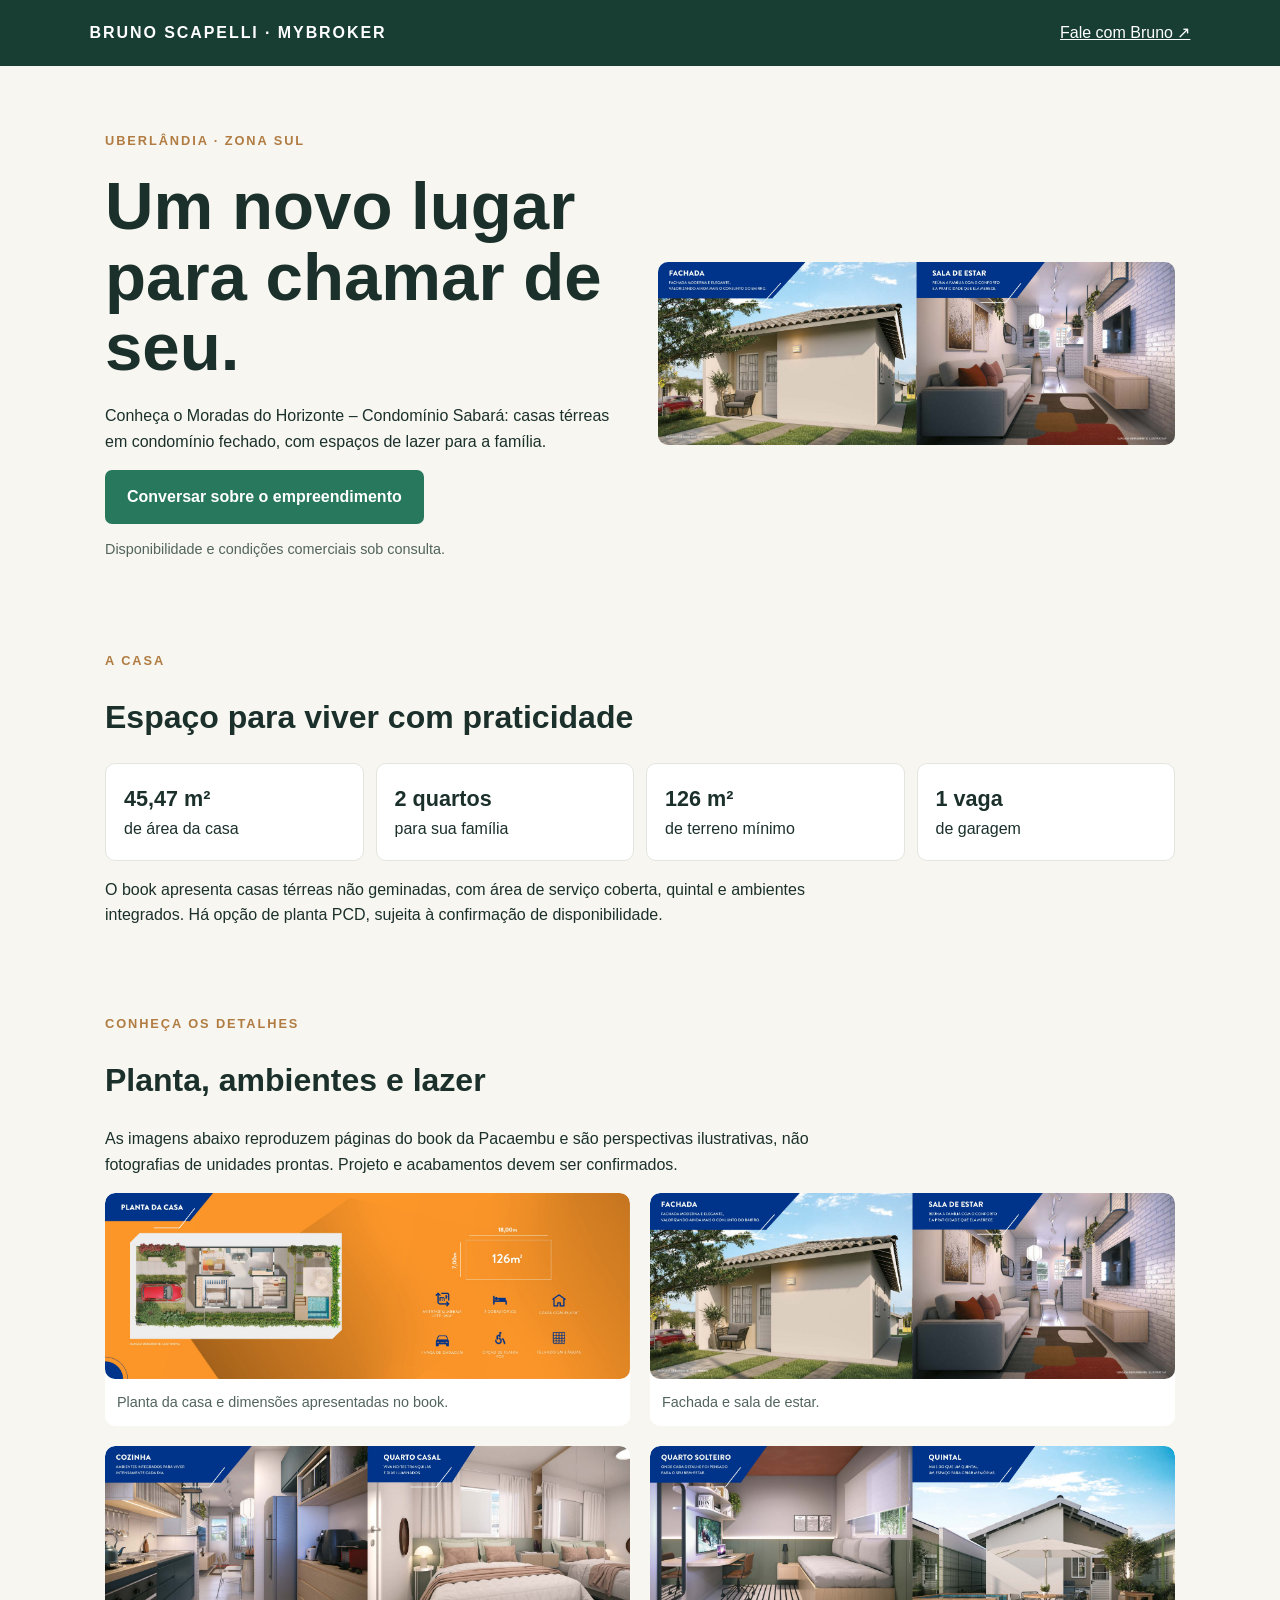
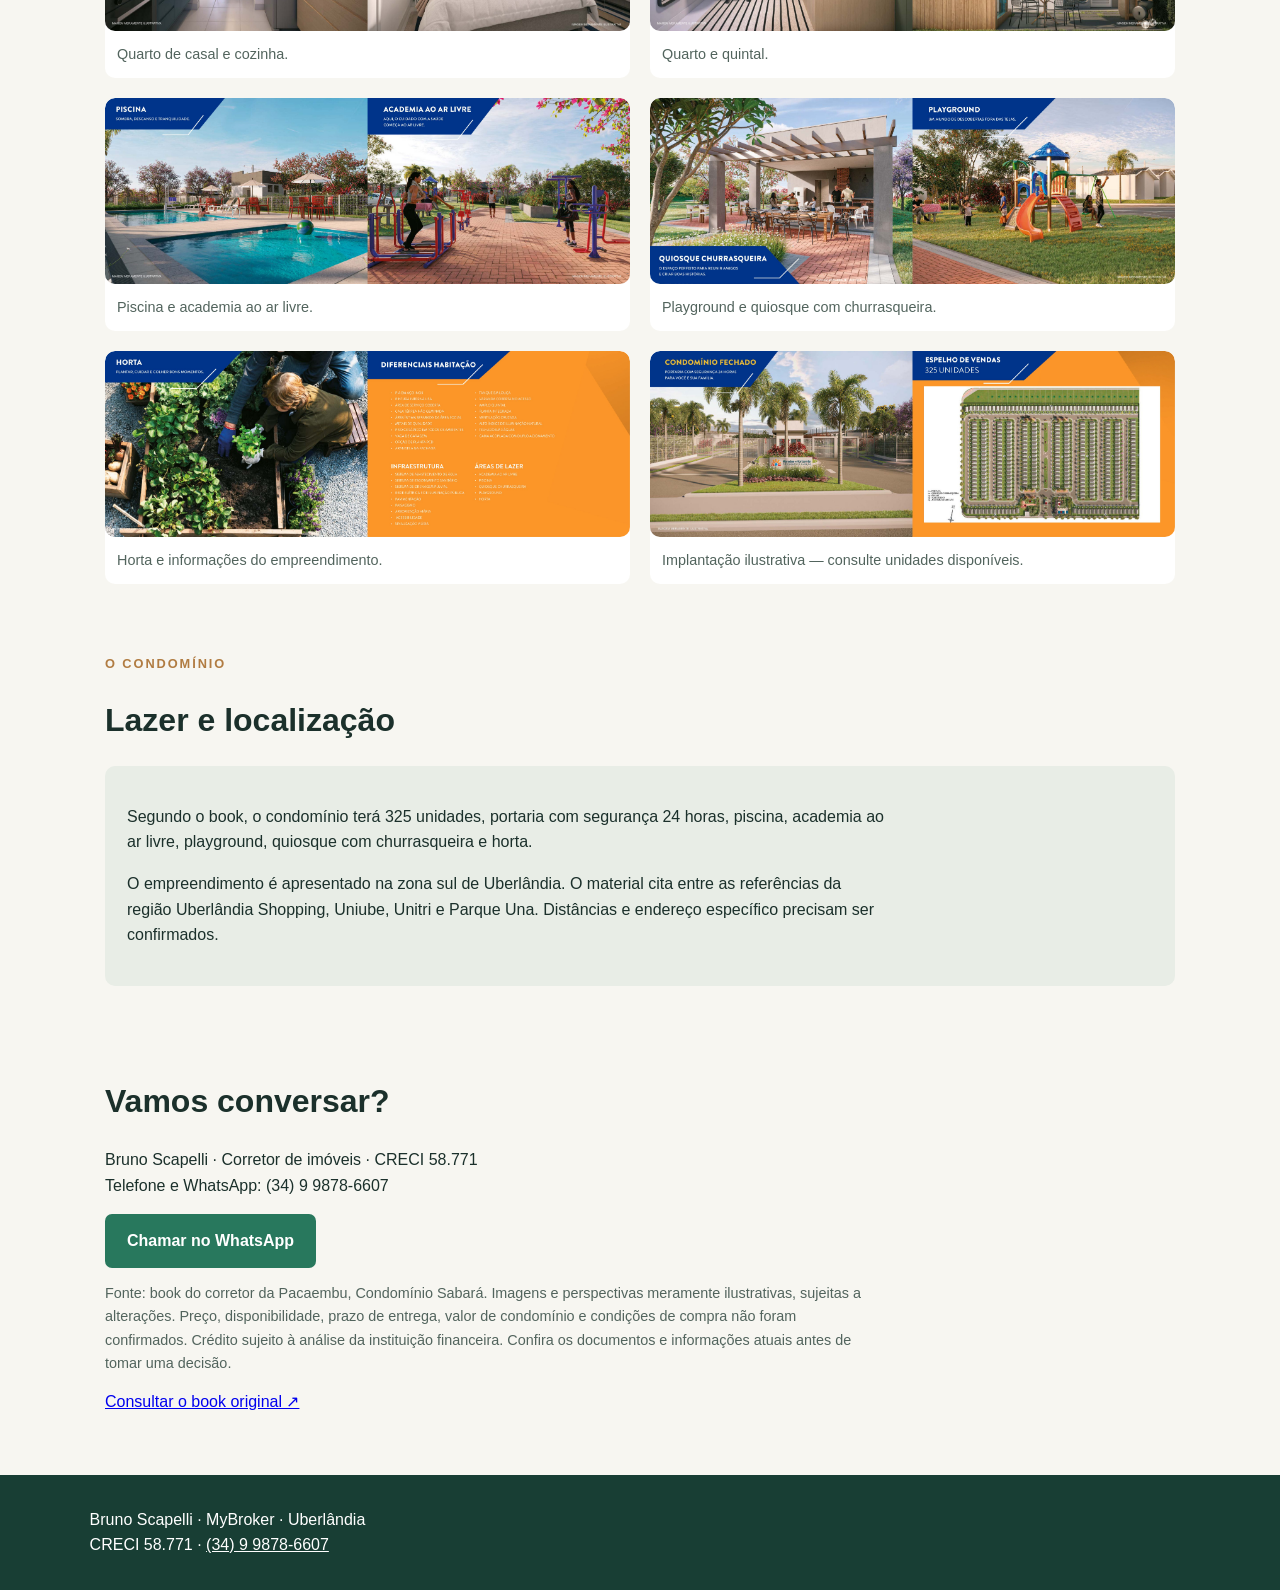
<file: index.html>
<!doctype html><html lang="pt-BR"><head><meta charset="utf-8"><meta name="viewport" content="width=device-width,initial-scale=1"><meta name="description" content="Conheça o Moradas do Horizonte – Condomínio Sabará, em Uberlândia."><title>Moradas do Horizonte | Condomínio Sabará</title><style>*{box-sizing:border-box}body{margin:0;font-family:Arial,sans-serif;color:#1b302b;background:#f7f6f1;line-height:1.6}header{background:#183e34;color:white;padding:20px 7%}header strong{letter-spacing:.12em}header a{color:white;float:right}main{max-width:1120px;margin:auto;padding:25px}h1{font-size:clamp(2rem,6vw,4.2rem);line-height:1.05;margin:.3em 0}h2{font-size:2rem;line-height:1.2}p{max-width:760px}.eyebrow{letter-spacing:.15em;text-transform:uppercase;color:#b17c42;font-weight:bold;font-size:.8rem}.hero{display:grid;grid-template-columns:1fr 1fr;gap:35px;align-items:center;padding:40px 0}.hero img,.gallery img{width:100%;display:block;border-radius:10px}.badge{background:#e8ede6;padding:22px;border-radius:10px}.facts{display:grid;grid-template-columns:repeat(auto-fit,minmax(150px,1fr));gap:12px}.facts div{background:white;border:1px solid #e3e6de;padding:18px;border-radius:10px}.facts b{display:block;font-size:1.35rem}.button{display:inline-block;background:#28785d;color:white;text-decoration:none;padding:14px 22px;border-radius:7px;font-weight:bold}.gallery{display:grid;grid-template-columns:repeat(2,1fr);gap:20px}.gallery figure{margin:0;background:white;border-radius:10px;overflow:hidden}.gallery figcaption{padding:12px;color:#52645d;font-size:.9rem}.section{padding:35px 0}.notice{font-size:.9rem;color:#52645d}footer{background:#183e34;color:white;padding:32px 7%}footer a{color:white}@media(max-width:700px){.hero,.gallery{grid-template-columns:1fr}header a{float:none;display:block;margin-top:8px}.hero{padding:20px 0}}</style></head><body><header><strong>BRUNO SCAPELLI · MYBROKER</strong><a href="https://wa.me/5534998786607">Fale com Bruno ↗</a></header><main><section class="hero"><div><div class="eyebrow">Uberlândia · Zona Sul</div><h1>Um novo lugar para chamar de seu.</h1><p>Conheça o Moradas do Horizonte – Condomínio Sabará: casas térreas em condomínio fechado, com espaços de lazer para a família.</p><a class="button" href="https://wa.me/5534998786607?text=Ol%C3%A1%2C%20Bruno!%20Quero%20saber%20mais%20sobre%20o%20Condom%C3%ADnio%20Sabar%C3%A1.">Conversar sobre o empreendimento</a><p class="notice">Disponibilidade e condições comerciais sob consulta.</p></div><img src="book-05.jpg" alt="Fachada e sala apresentadas no book da Pacaembu; imagens ilustrativas"></section><section class="section"><div class="eyebrow">A casa</div><h2>Espaço para viver com praticidade</h2><div class="facts"><div><b>45,47 m²</b>de área da casa</div><div><b>2 quartos</b>para sua família</div><div><b>126 m²</b>de terreno mínimo</div><div><b>1 vaga</b>de garagem</div></div><p>O book apresenta casas térreas não geminadas, com área de serviço coberta, quintal e ambientes integrados. Há opção de planta PCD, sujeita à confirmação de disponibilidade.</p></section><section class="section"><div class="eyebrow">Conheça os detalhes</div><h2>Planta, ambientes e lazer</h2><p>As imagens abaixo reproduzem páginas do book da Pacaembu e são perspectivas ilustrativas, não fotografias de unidades prontas. Projeto e acabamentos devem ser confirmados.</p><div class="gallery"><figure><img loading="lazy" src="book-04.jpg" alt="Planta ilustrativa da casa"><figcaption>Planta da casa e dimensões apresentadas no book.</figcaption></figure><figure><img loading="lazy" src="book-05.jpg" alt="Fachada e sala ilustrativas"><figcaption>Fachada e sala de estar.</figcaption></figure><figure><img loading="lazy" src="book-06.jpg" alt="Quarto de casal e cozinha ilustrativos"><figcaption>Quarto de casal e cozinha.</figcaption></figure><figure><img loading="lazy" src="book-07.jpg" alt="Quarto e quintal ilustrativos"><figcaption>Quarto e quintal.</figcaption></figure><figure><img loading="lazy" src="book-08.jpg" alt="Piscina e academia ilustrativas"><figcaption>Piscina e academia ao ar livre.</figcaption></figure><figure><img loading="lazy" src="book-09.jpg" alt="Playground e quiosque ilustrativos"><figcaption>Playground e quiosque com churrasqueira.</figcaption></figure><figure><img loading="lazy" src="book-10.jpg" alt="Horta e diferenciais do empreendimento"><figcaption>Horta e informações do empreendimento.</figcaption></figure><figure><img loading="lazy" src="book-11.jpg" alt="Implantação ilustrativa do condomínio"><figcaption>Implantação ilustrativa — consulte unidades disponíveis.</figcaption></figure></div></section><section class="section"><div class="eyebrow">O condomínio</div><h2>Lazer e localização</h2><div class="badge"><p>Segundo o book, o condomínio terá 325 unidades, portaria com segurança 24 horas, piscina, academia ao ar livre, playground, quiosque com churrasqueira e horta.</p><p>O empreendimento é apresentado na zona sul de Uberlândia. O material cita entre as referências da região Uberlândia Shopping, Uniube, Unitri e Parque Una. Distâncias e endereço específico precisam ser confirmados.</p></div></section><section class="section"><h2>Vamos conversar?</h2><p>Bruno Scapelli · Corretor de imóveis · CRECI 58.771<br>Telefone e WhatsApp: (34) 9 9878-6607</p><a class="button" href="https://wa.me/5534998786607">Chamar no WhatsApp</a><p class="notice">Fonte: book do corretor da Pacaembu, Condomínio Sabará. Imagens e perspectivas meramente ilustrativas, sujeitas a alterações. Preço, disponibilidade, prazo de entrega, valor de condomínio e condições de compra não foram confirmados. Crédito sujeito à análise da instituição financeira. Confira os documentos e informações atuais antes de tomar uma decisão.</p><a href="https://drive.google.com/file/d/1_xDAcaTWj0O4M8rIKdyj4GlWMMfqEJcz/view">Consultar o book original ↗</a></section></main><footer>Bruno Scapelli · MyBroker · Uberlândia<br>CRECI 58.771 · <a href="https://wa.me/5534998786607">(34) 9 9878-6607</a></footer></body></html>
</file>
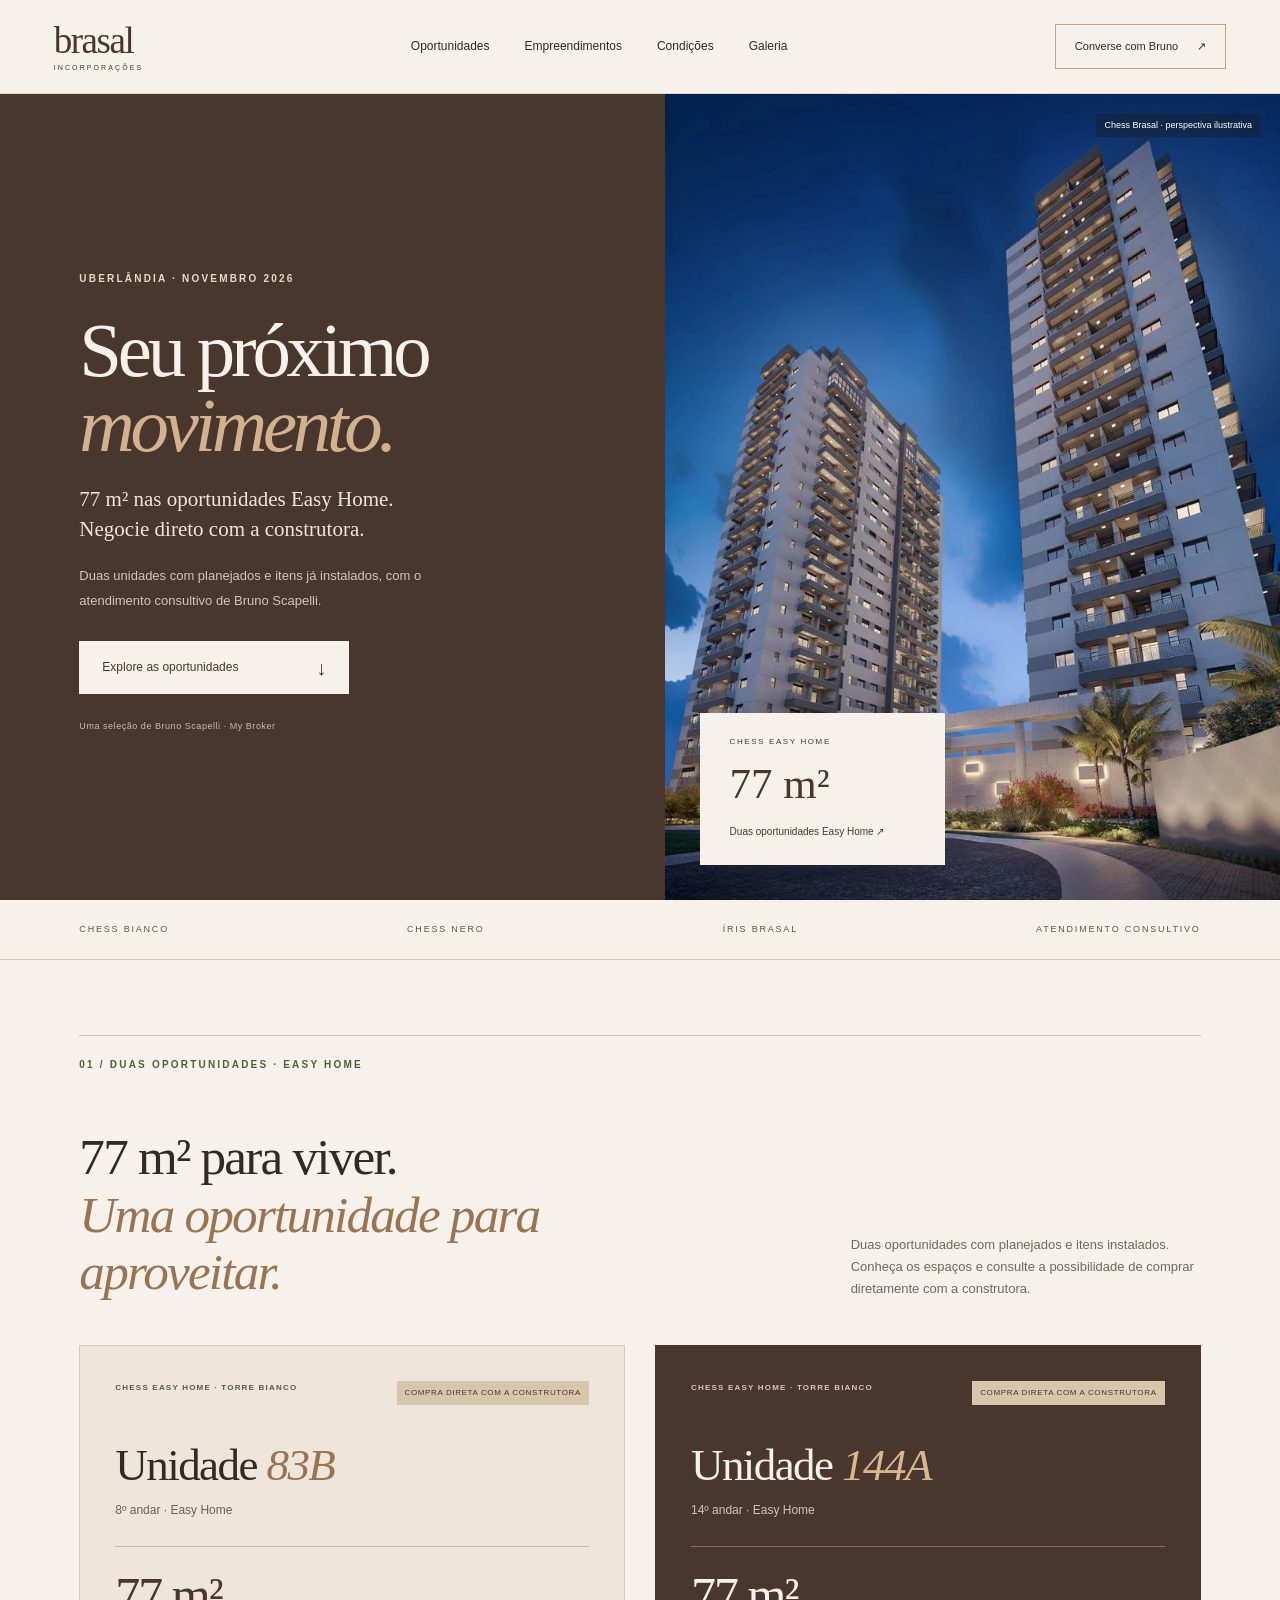
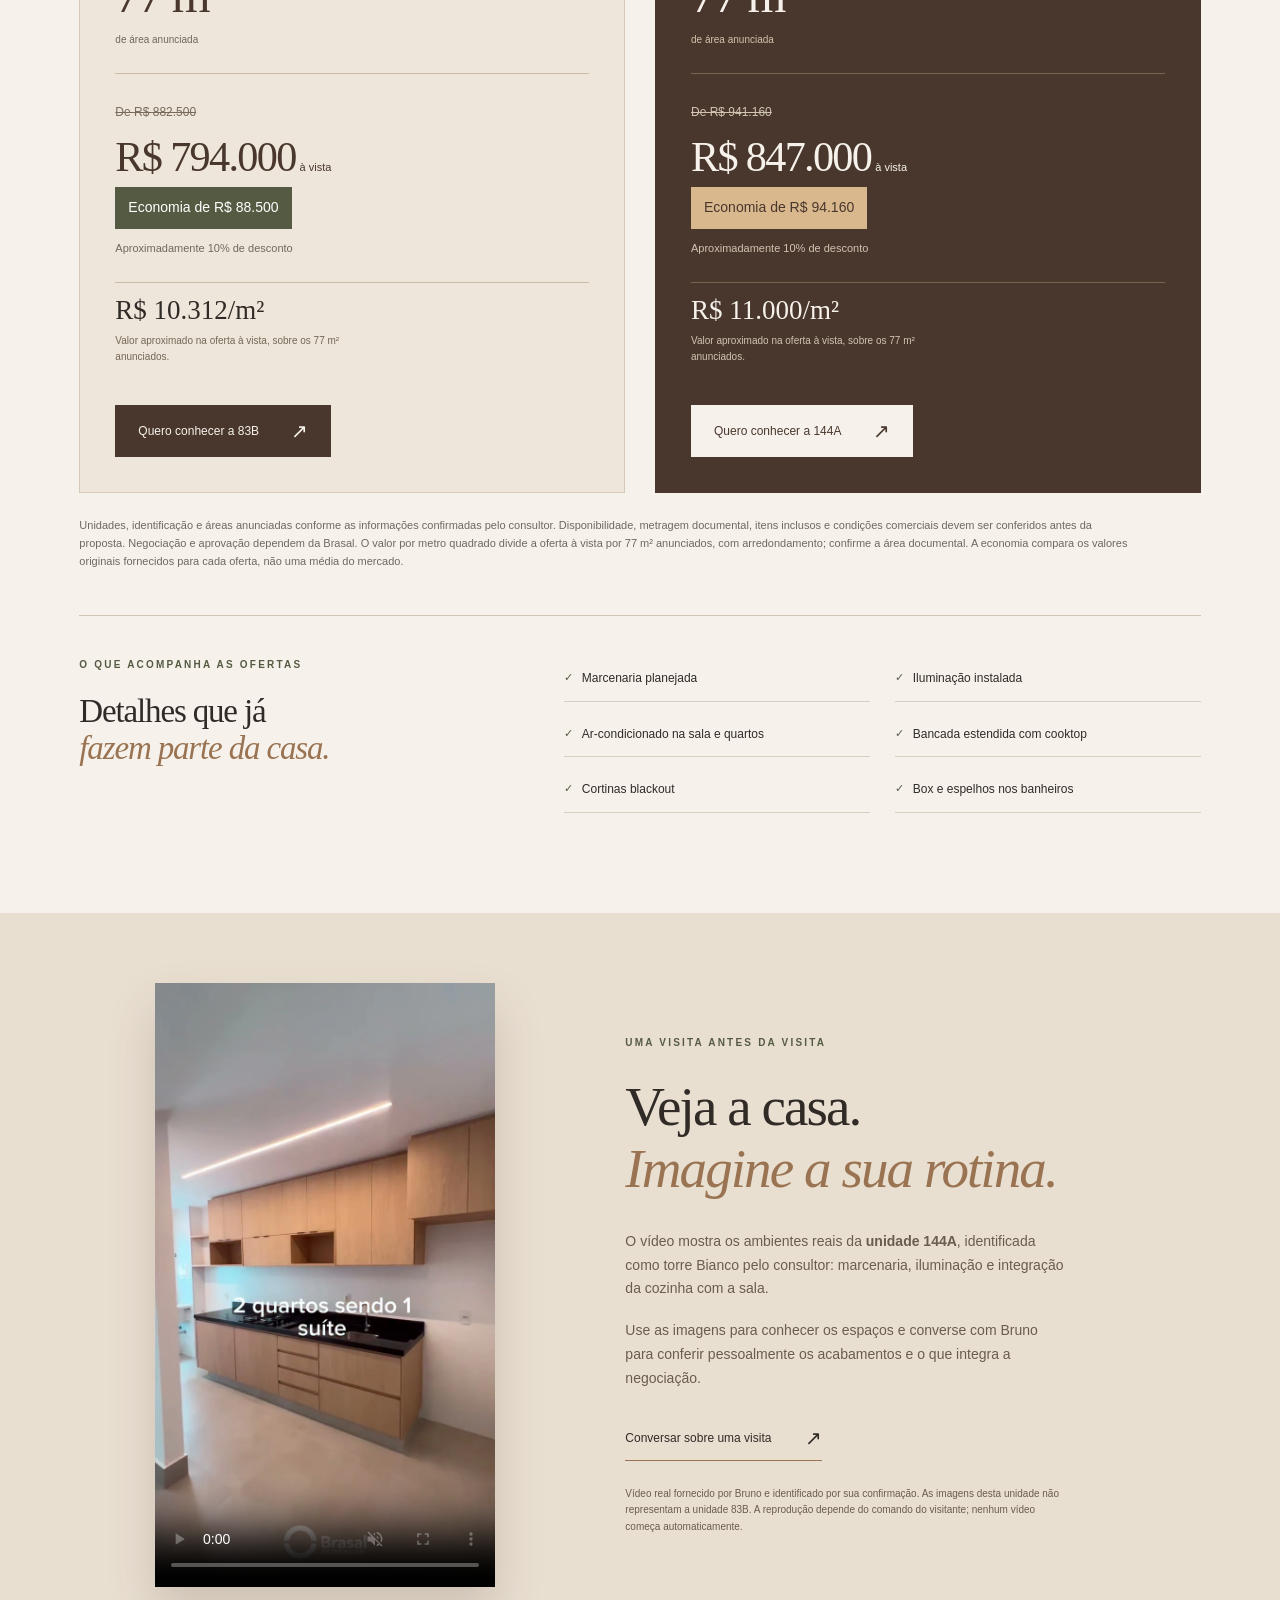
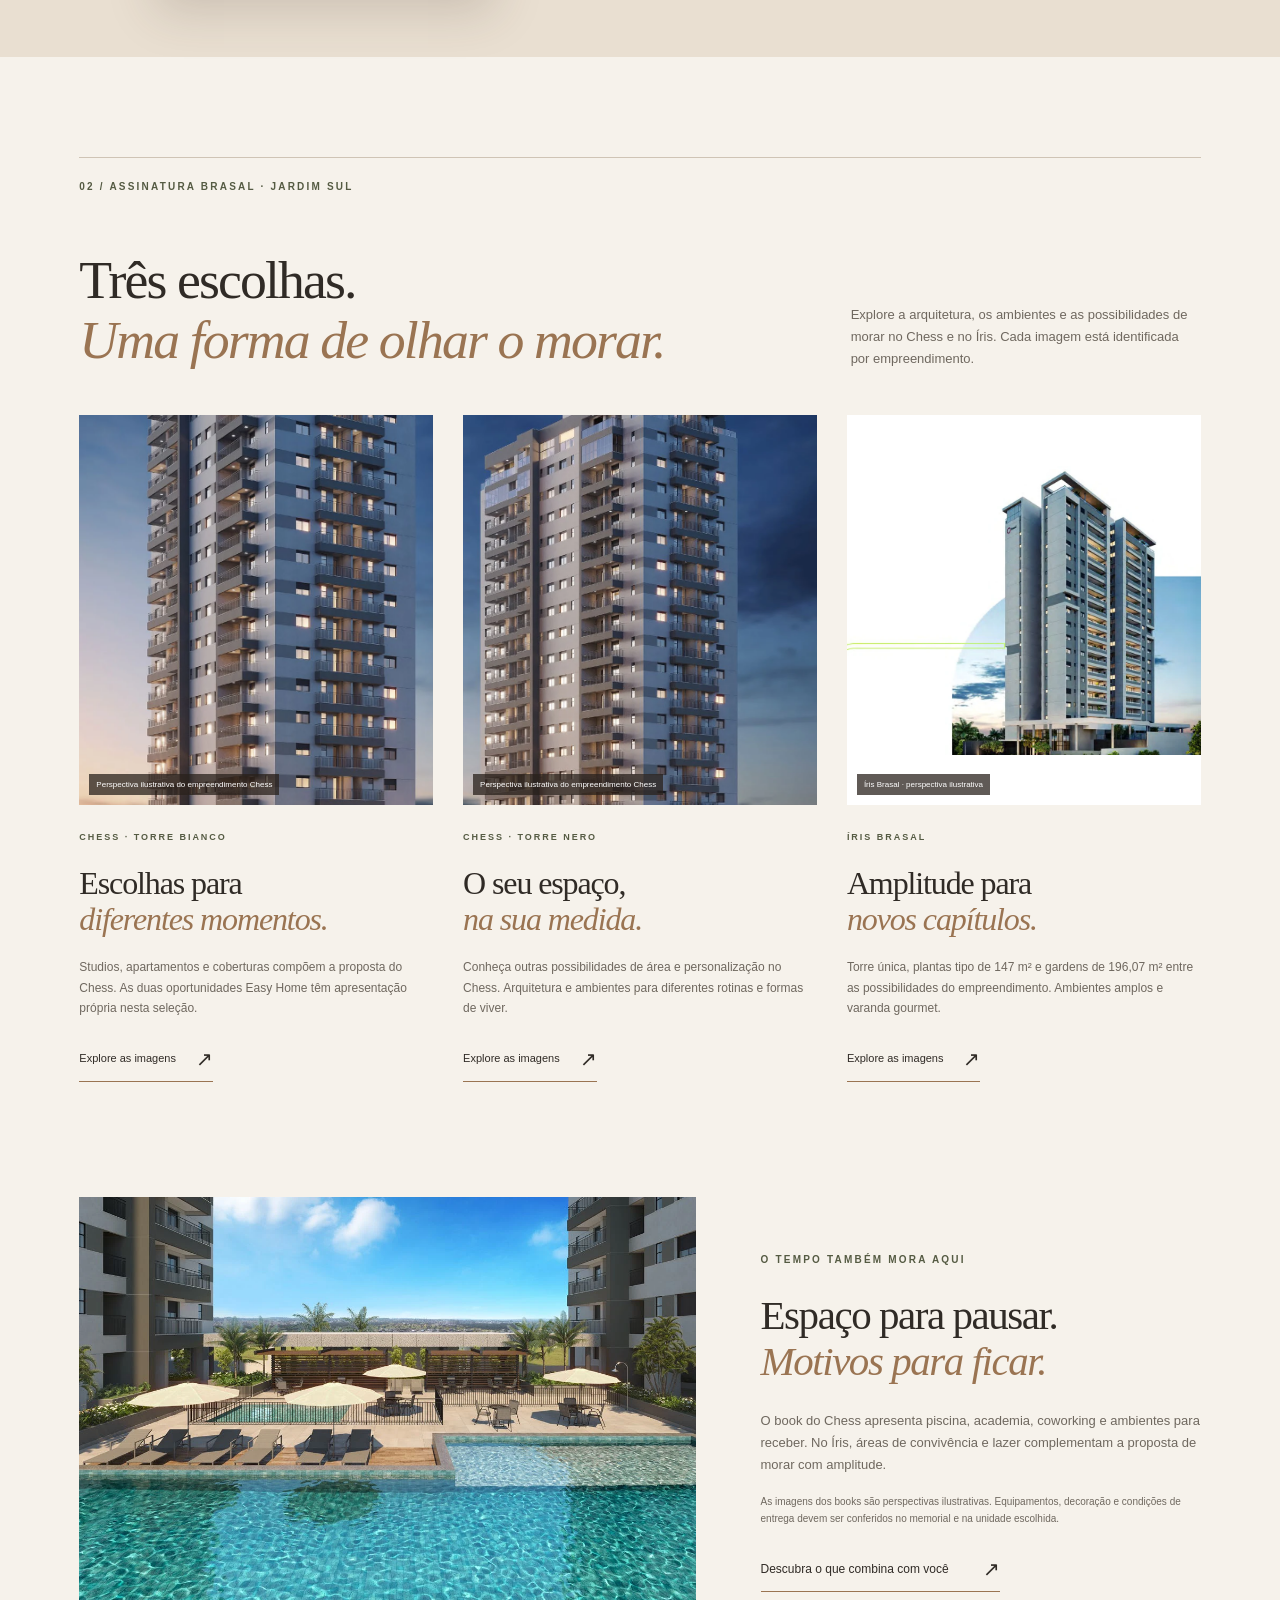
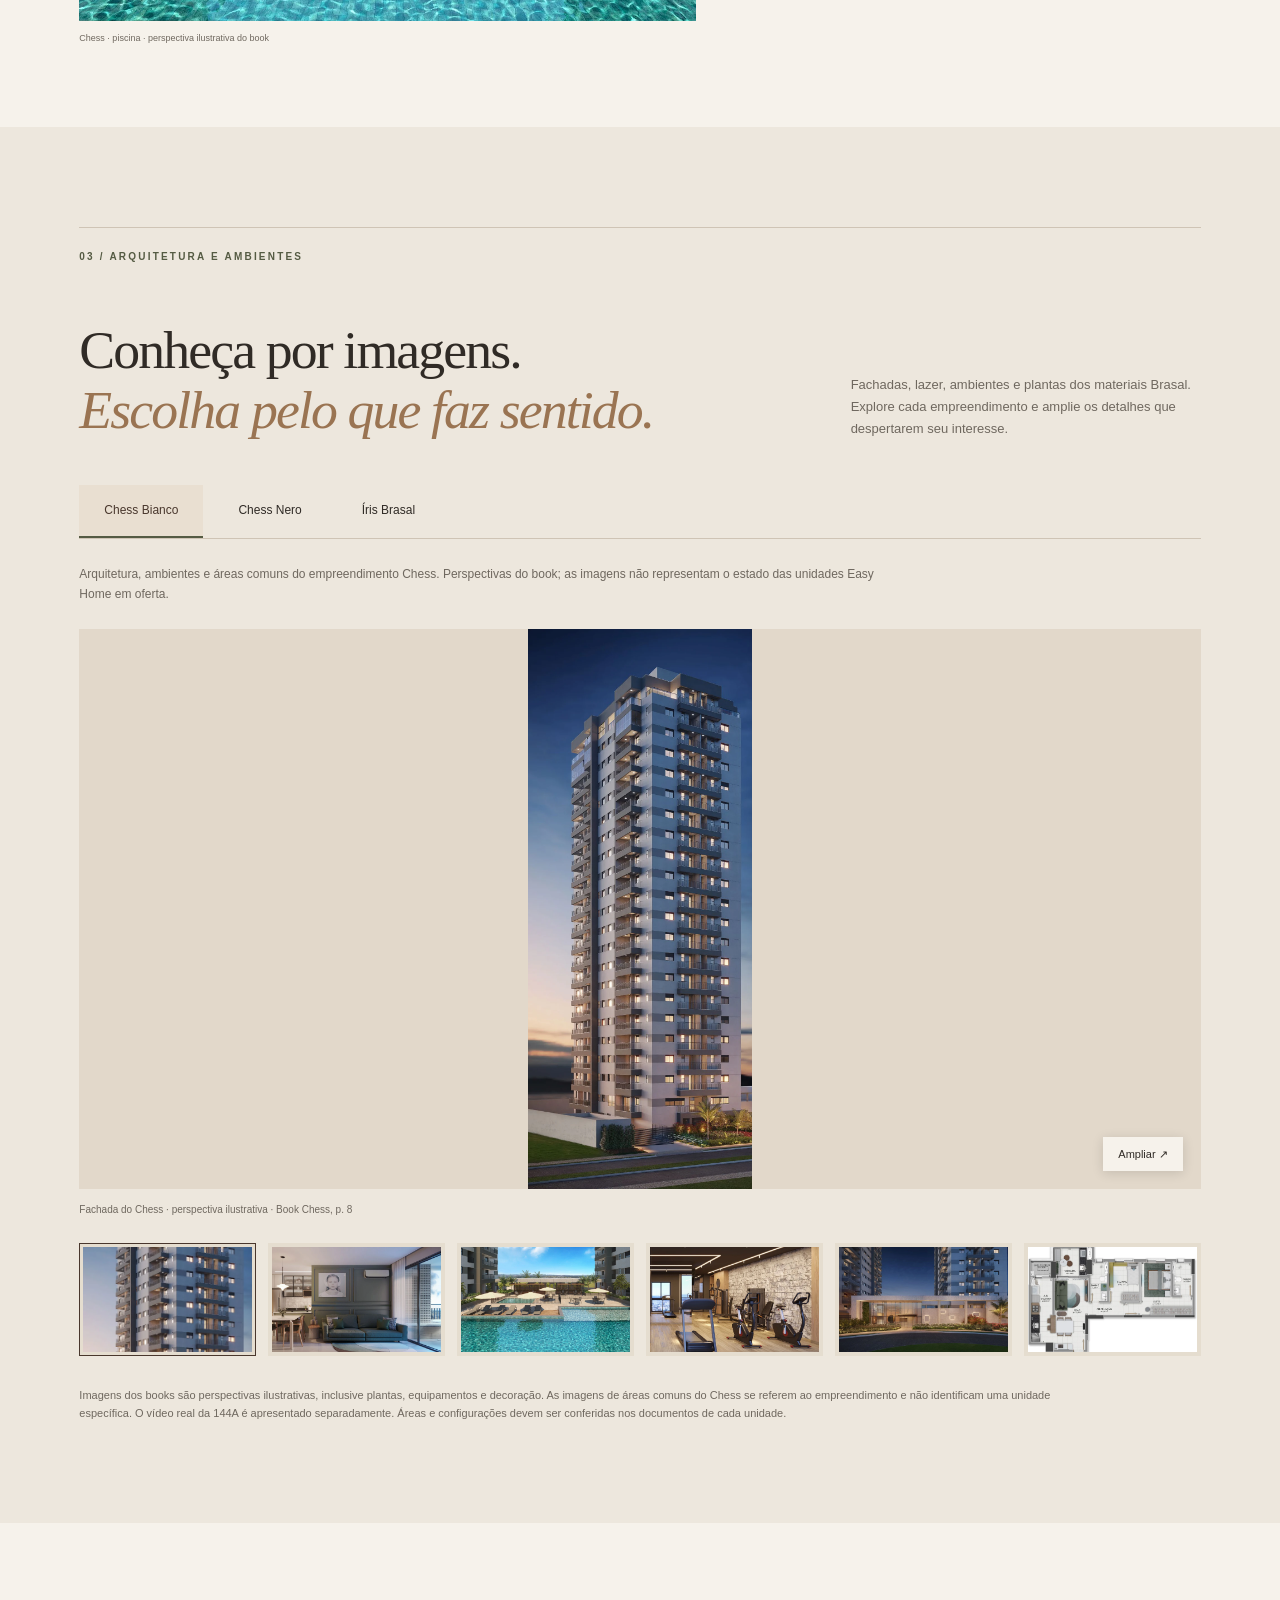
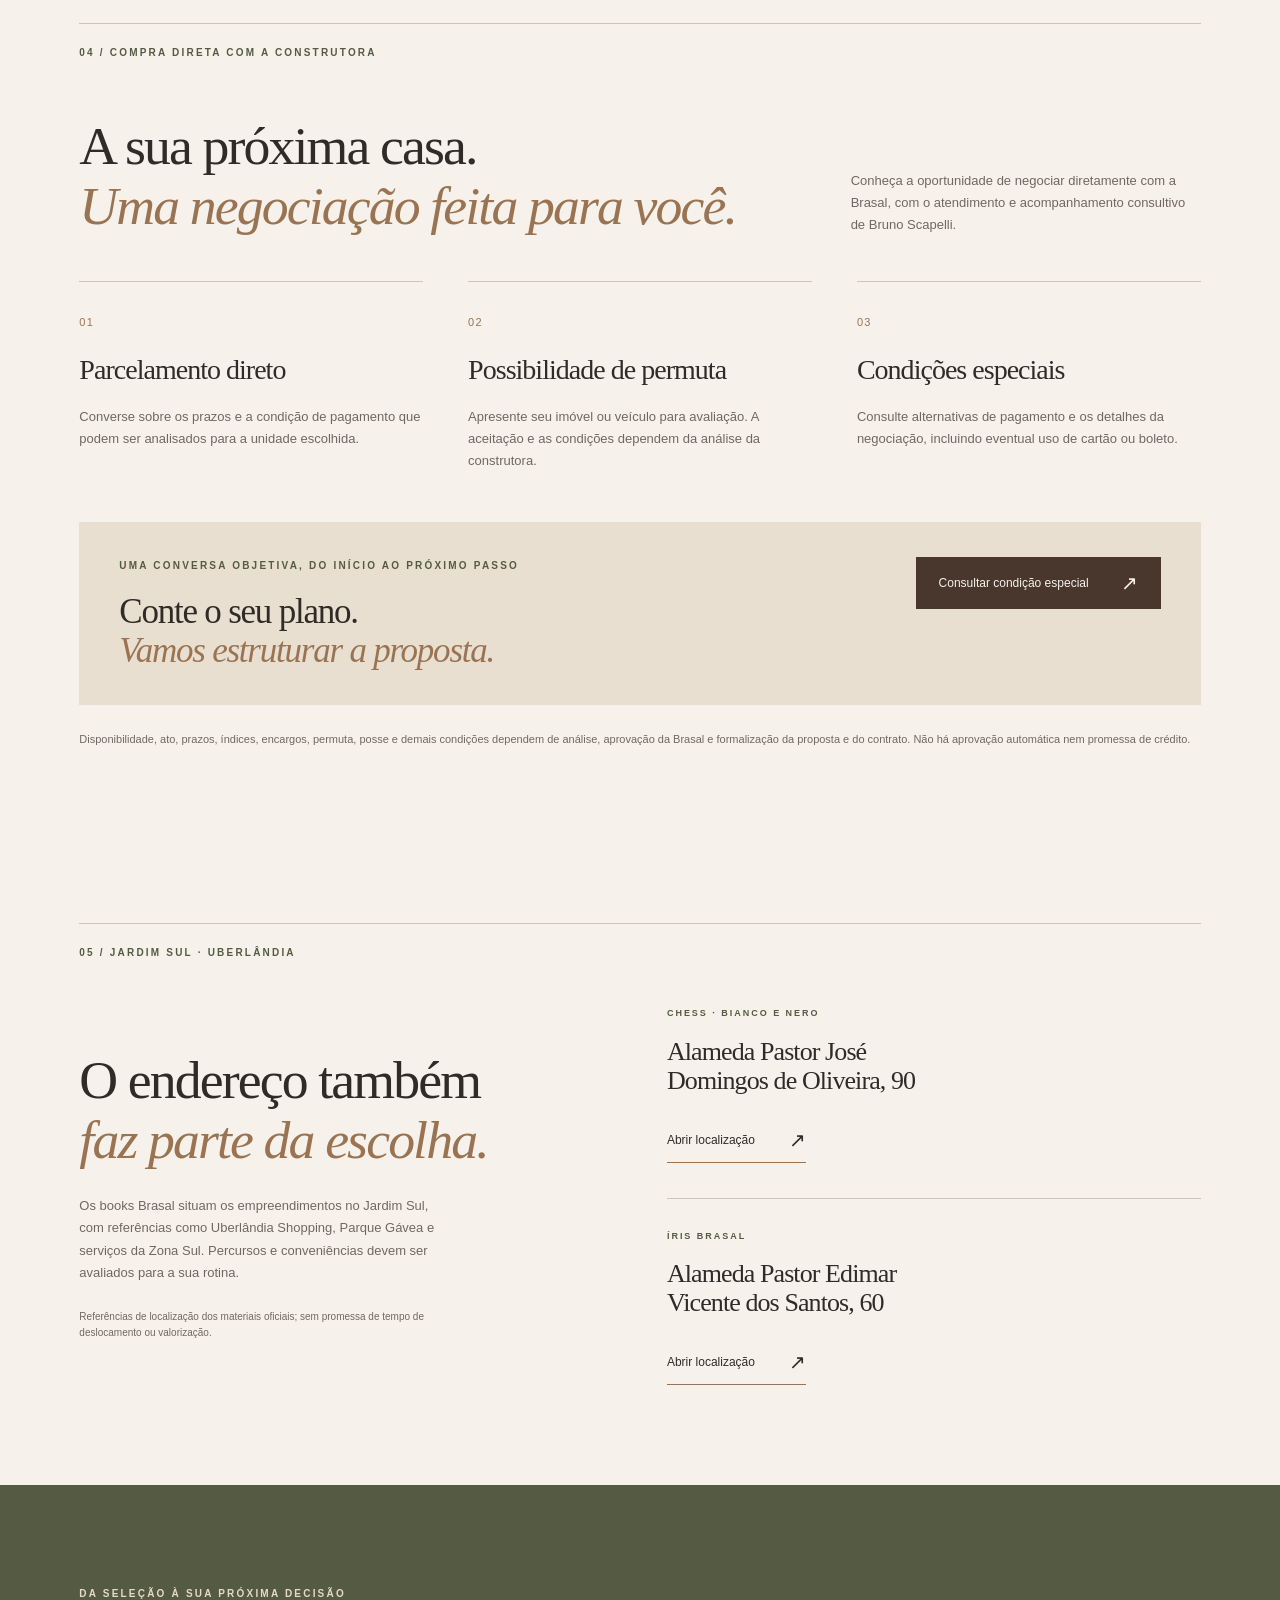
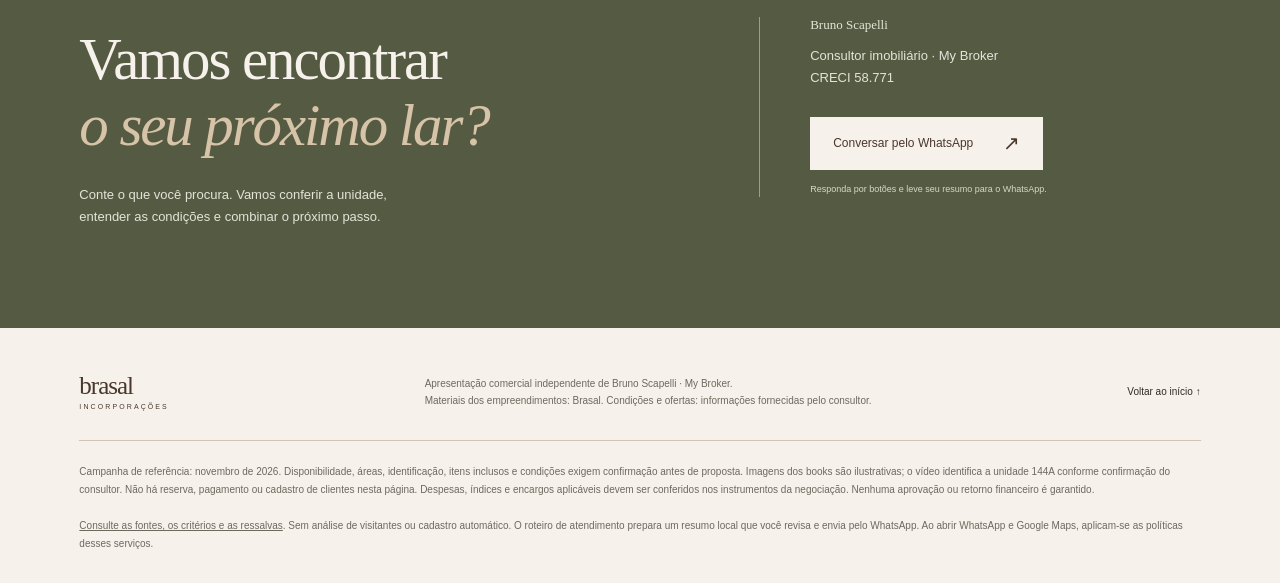
<file: brasal/index.html>
<!doctype html><html lang="pt-BR"><head><meta charset="utf-8"><meta name="viewport" content="width=device-width,initial-scale=1"><title>Brasal | Oportunidades Chess Easy Home e Íris | Bruno Scapelli</title><meta name="description" content="Duas oportunidades Chess Easy Home, condições especiais Brasal em novembro de 2026 e uma seleção Chess Bianco, Chess Nero e Íris. Atendimento de Bruno Scapelli, My Broker."><meta name="theme-color" content="#f6f2eb"><link rel="canonical" href="https://brunoscapellimybroker.github.io/brasal/"><meta property="og:type" content="website"><meta property="og:locale" content="pt_BR"><meta property="og:title" content="Brasal · Seu próximo movimento, em condições especiais"><meta property="og:description" content="Duas oportunidades Chess Easy Home de 77 m², com planejados e negociação direta com a construtora. Explore também Chess Bianco, Chess Nero e Íris Brasal."><meta property="og:url" content="https://brunoscapellimybroker.github.io/brasal/"><meta property="og:image" content="https://brunoscapellimybroker.github.io/brasal/assets/chess-chegada-1.webp"><link rel="icon" href="favicon.svg" type="image/svg+xml"><link rel="stylesheet" href="styles.css"><link rel="stylesheet" href="brasal.css"><script src="app.js" defer></script></head>
<body><a class="skip" href="#conteudo">Ir para o conteúdo</a><header class="header"><a class="brand brasal-brand" href="#inicio" aria-label="Brasal, início">brasal<span>INCORPORAÇÕES</span></a><nav aria-label="Navegação principal"><a href="#oportunidades">Oportunidades</a><a href="#empreendimentos">Empreendimentos</a><a href="#condicoes">Condições</a><a href="#galeria">Galeria</a></nav><a class="header-contact" href="#contato">Converse com Bruno <span aria-hidden="true">↗</span></a><button class="menu-toggle" aria-label="Abrir menu" aria-controls="mobile-nav" aria-expanded="false" type="button"><span></span><span></span></button></header><nav id="mobile-nav" class="mobile-nav" aria-label="Navegação para celular" hidden><a href="#oportunidades">Oportunidades</a><a href="#empreendimentos">Empreendimentos</a><a href="#condicoes">Condições</a><a href="#galeria">Galeria</a><a href="#contato">Contato</a></nav>
<main id="conteudo"><section class="brasal-hero" id="inicio"><div class="brasal-hero-copy"><p class="eyebrow light">UBERLÂNDIA · NOVEMBRO 2026</p><h1>Seu próximo<br><em>movimento.</em></h1><p class="hero-subtitle">77 m² nas oportunidades Easy Home.<br>Negocie direto com a construtora.</p><p class="hero-description">Duas unidades com planejados e itens já instalados, com o atendimento consultivo de Bruno Scapelli.</p><a class="button button-light" href="#oportunidades">Explore as oportunidades <span aria-hidden="true">↓</span></a><div class="hero-signature">Uma seleção de Bruno Scapelli · My Broker</div></div><figure class="brasal-hero-image"><img src="assets/chess-hero-1.webp" alt="Perspectiva ilustrativa das duas torres do Chess Brasal" width="1000" height="1300" fetchpriority="high"><figcaption>Chess Brasal · perspectiva ilustrativa</figcaption><a class="hero-offer" href="#oportunidades"><small>CHESS EASY HOME</small><strong>77 m²</strong><span>Duas oportunidades Easy Home ↗</span></a></figure></section>
<div class="campaign-strip"><span>CHESS BIANCO</span><span>CHESS NERO</span><span>ÍRIS BRASAL</span><span>ATENDIMENTO CONSULTIVO</span></div>
<section class="section-wrap opportunities" id="oportunidades"><div class="section-number">01 / DUAS OPORTUNIDADES · EASY HOME</div><div class="section-heading"><h2>77 m² para viver.<br><em>Uma oportunidade para aproveitar.</em></h2><p>Duas oportunidades com planejados e itens instalados. Conheça os espaços e consulte a possibilidade de comprar diretamente com a construtora.</p></div><div class="offer-grid"><article class="offer-card"><div class="offer-top"><p class="eyebrow">CHESS EASY HOME · TORRE BIANCO</p><span class="offer-tag">COMPRA DIRETA COM A CONSTRUTORA</span></div><h3>Unidade <em>83B</em></h3><p class="offer-specs">8º andar · Easy Home</p><div class="offer-condition"><strong>77 m²</strong><span>de área anunciada</span></div><div class="offer-price"><del>De R$ 882.500</del><p>R$ 794.000<small>à vista</small></p><div class="offer-saving">Economia de R$ 88.500</div><span class="discount-note">Aproximadamente 10% de desconto</span><div class="offer-m2"><strong>R$ 10.312/m²</strong><span>Valor aproximado na oferta à vista, sobre os 77 m² anunciados.</span></div></div><a class="button button-coffee" data-flow="a83b" data-wa="Quero conhecer a oportunidade Chess Bianco 83B, de 77 m², e consultar as condições para negociar diretamente com a construtora." href="conversa.html?origem=a83b">Quero conhecer a 83B <span aria-hidden="true">↗</span></a></article><article class="offer-card feature-offer"><div class="offer-top"><p class="eyebrow">CHESS EASY HOME · TORRE BIANCO</p><span class="offer-tag">COMPRA DIRETA COM A CONSTRUTORA</span></div><h3>Unidade <em>144A</em></h3><p class="offer-specs">14º andar · Easy Home</p><div class="offer-condition"><strong>77 m²</strong><span>de área anunciada</span></div><div class="offer-price"><del>De R$ 941.160</del><p>R$ 847.000<small>à vista</small></p><div class="offer-saving">Economia de R$ 94.160</div><span class="discount-note">Aproximadamente 10% de desconto</span><div class="offer-m2"><strong>R$ 11.000/m²</strong><span>Valor aproximado na oferta à vista, sobre os 77 m² anunciados.</span></div></div><a class="button button-coffee" data-flow="a144a" data-wa="Quero conhecer a oportunidade Chess Bianco 144A, de 77 m², e consultar as condições para negociar diretamente com a construtora." href="conversa.html?origem=a144a">Quero conhecer a 144A <span aria-hidden="true">↗</span></a></article></div><p class="source-note offers-note">Unidades, identificação e áreas anunciadas conforme as informações confirmadas pelo consultor. Disponibilidade, metragem documental, itens inclusos e condições comerciais devem ser conferidos antes da proposta. Negociação e aprovação dependem da Brasal. O valor por metro quadrado divide a oferta à vista por 77 m² anunciados, com arredondamento; confirme a área documental. A economia compara os valores originais fornecidos para cada oferta, não uma média do mercado.</p><div class="included"><div><p class="eyebrow">O QUE ACOMPANHA AS OFERTAS</p><h3>Detalhes que já<br><em>fazem parte da casa.</em></h3></div><ul><li>Marcenaria planejada</li><li>Iluminação instalada</li><li>Ar-condicionado na sala e quartos</li><li>Bancada estendida com cooktop</li><li>Cortinas blackout</li><li>Box e espelhos nos banheiros</li></ul></div></section>
<section class="video-story" id="video"><div class="video-frame"><video controls muted playsinline preload="metadata" poster="assets/bianco-144a-poster.webp" aria-label="Vídeo real da unidade 144A, torre Bianco, conforme identificação confirmada pelo consultor"><source src="assets/bianco-144a-visita.mp4" type="video/mp4">Seu navegador não suporta este vídeo. <a href="assets/bianco-144a-visita.mp4">Abrir vídeo da unidade 144A</a>.</video></div><div class="video-copy"><p class="eyebrow">UMA VISITA ANTES DA VISITA</p><h2>Veja a casa.<br><em>Imagine a sua rotina.</em></h2><p>O vídeo mostra os ambientes reais da <strong>unidade 144A</strong>, identificada como torre Bianco pelo consultor: marcenaria, iluminação e integração da cozinha com a sala.</p><p>Use as imagens para conhecer os espaços e converse com Bruno para conferir pessoalmente os acabamentos e o que integra a negociação.</p><a class="text-link" data-flow="visita" data-wa="Vi o vídeo da unidade 144A e quero combinar uma visita para conhecer os ambientes e os itens incluídos." href="conversa.html?origem=visita">Conversar sobre uma visita <span aria-hidden="true">↗</span></a><p class="source-note">Vídeo real fornecido por Bruno e identificado por sua confirmação. As imagens desta unidade não representam a unidade 83B. A reprodução depende do comando do visitante; nenhum vídeo começa automaticamente.</p></div></section>
<section class="section-wrap developments" id="empreendimentos"><div class="section-number">02 / ASSINATURA BRASAL · JARDIM SUL</div><div class="section-heading"><h2>Três escolhas.<br><em>Uma forma de olhar o morar.</em></h2><p>Explore a arquitetura, os ambientes e as possibilidades de morar no Chess e no Íris. Cada imagem está identificada por empreendimento.</p></div><div class="development-grid"><article><figure><img src="assets/chess-fachada-1.webp" alt="Perspectiva ilustrativa de uma torre do Chess Brasal" loading="lazy" width="700" height="1000"><figcaption>Perspectiva ilustrativa do empreendimento Chess</figcaption></figure><div><p class="eyebrow">CHESS · TORRE BIANCO</p><h3>Escolhas para<br><em>diferentes momentos.</em></h3><p>Studios, apartamentos e coberturas compõem a proposta do Chess. As duas oportunidades Easy Home têm apresentação própria nesta seleção.</p><a href="#galeria" class="text-link" data-gallery="bianco">Explore as imagens <span aria-hidden="true">↗</span></a></div></article><article><figure><img src="assets/chess-torres-1.webp" alt="Outra perspectiva ilustrativa do conjunto Chess Brasal, com suas duas torres" loading="lazy" width="700" height="1000"><figcaption>Perspectiva ilustrativa do empreendimento Chess</figcaption></figure><div><p class="eyebrow">CHESS · TORRE NERO</p><h3>O seu espaço,<br><em>na sua medida.</em></h3><p>Conheça outras possibilidades de área e personalização no Chess. Arquitetura e ambientes para diferentes rotinas e formas de viver.</p><a href="#galeria" class="text-link" data-gallery="nero">Explore as imagens <span aria-hidden="true">↗</span></a></div></article><article><figure><img src="assets/iris-fachada-1.webp" alt="Perspectiva ilustrativa da torre única do Íris Brasal" loading="lazy" width="900" height="1000"><figcaption>Íris Brasal · perspectiva ilustrativa</figcaption></figure><div><p class="eyebrow">ÍRIS BRASAL</p><h3>Amplitude para<br><em>novos capítulos.</em></h3><p>Torre única, plantas tipo de 147 m² e gardens de 196,07 m² entre as possibilidades do empreendimento. Ambientes amplos e varanda gourmet.</p><a href="#galeria" class="text-link" data-gallery="iris">Explore as imagens <span aria-hidden="true">↗</span></a></div></article></div></section>
<section class="section-wrap amenities-story"><figure><img src="assets/chess-piscina-1.webp" alt="Perspectiva ilustrativa da piscina e área de lazer do Chess Brasal" loading="lazy" width="1600" height="1100"><figcaption>Chess · piscina · perspectiva ilustrativa do book</figcaption></figure><div><p class="eyebrow">O TEMPO TAMBÉM MORA AQUI</p><h2>Espaço para pausar.<br><em>Motivos para ficar.</em></h2><p>O book do Chess apresenta piscina, academia, coworking e ambientes para receber. No Íris, áreas de convivência e lazer complementam a proposta de morar com amplitude.</p><p class="source-note">As imagens dos books são perspectivas ilustrativas. Equipamentos, decoração e condições de entrega devem ser conferidos no memorial e na unidade escolhida.</p><a class="text-link" href="#contato">Descubra o que combina com você <span aria-hidden="true">↗</span></a></div></section>
<section class="section-wrap gallery-section" id="galeria"><div class="section-number">03 / ARQUITETURA E AMBIENTES</div><div class="section-heading"><h2>Conheça por imagens.<br><em>Escolha pelo que faz sentido.</em></h2><p>Fachadas, lazer, ambientes e plantas dos materiais Brasal. Explore cada empreendimento e amplie os detalhes que despertarem seu interesse.</p></div><div class="gallery-tabs" role="tablist" aria-label="Escolha o empreendimento da galeria"><button type="button" id="gallery-tab-bianco" role="tab" aria-controls="gallery-panel" aria-selected="true" data-gallery-tab="bianco">Chess Bianco</button><button type="button" id="gallery-tab-nero" role="tab" aria-controls="gallery-panel" aria-selected="false" tabindex="-1" data-gallery-tab="nero">Chess Nero</button><button type="button" id="gallery-tab-iris" role="tab" aria-controls="gallery-panel" aria-selected="false" tabindex="-1" data-gallery-tab="iris">Íris Brasal</button></div><div id="gallery-panel" role="tabpanel" aria-labelledby="gallery-tab-bianco" tabindex="0"><p id="gallery-description" class="gallery-description">Carregando imagens oficiais…</p><figure class="gallery-main"><button type="button" id="gallery-enlarge" aria-label="Ampliar imagem selecionada"><img id="gallery-image" src="assets/chess-fachada-1.webp" alt="Perspectiva ilustrativa da fachada do Chess" width="1600" height="1200" loading="lazy"><span aria-hidden="true">Ampliar ↗</span></button><figcaption id="gallery-caption">Chess · perspectiva ilustrativa</figcaption></figure><div class="gallery-thumbnails" id="gallery-thumbnails" aria-label="Imagens disponíveis"></div></div><p class="source-note">Imagens dos books são perspectivas ilustrativas, inclusive plantas, equipamentos e decoração. As imagens de áreas comuns do Chess se referem ao empreendimento e não identificam uma unidade específica. O vídeo real da 144A é apresentado separadamente. Áreas e configurações devem ser conferidas nos documentos de cada unidade.</p><noscript><p>Habilite o JavaScript para alternar as imagens ou converse com Bruno para conhecer os materiais.</p></noscript></section>
<section class="section-wrap financing direct-purchase" id="condicoes"><div class="section-number">04 / COMPRA DIRETA COM A CONSTRUTORA</div><div class="section-heading"><h2>A sua próxima casa.<br><em>Uma negociação feita para você.</em></h2><p>Conheça a oportunidade de negociar diretamente com a Brasal, com o atendimento e acompanhamento consultivo de Bruno Scapelli.</p></div><div class="direct-grid"><article><span class="direct-number">01</span><h3>Parcelamento direto</h3><p>Converse sobre os prazos e a condição de pagamento que podem ser analisados para a unidade escolhida.</p></article><article><span class="direct-number">02</span><h3>Possibilidade de permuta</h3><p>Apresente seu imóvel ou veículo para avaliação. A aceitação e as condições dependem da análise da construtora.</p></article><article><span class="direct-number">03</span><h3>Condições especiais</h3><p>Consulte alternativas de pagamento e os detalhes da negociação, incluindo eventual uso de cartão ou boleto.</p></article></div><div class="direct-callout"><div><p class="eyebrow">UMA CONVERSA OBJETIVA, DO INÍCIO AO PRÓXIMO PASSO</p><h3>Conte o seu plano.<br><em>Vamos estruturar a proposta.</em></h3></div><a class="button button-coffee" data-flow="condicoes" data-wa="Quero conhecer as oportunidades Brasal de 77 m² e avaliar uma proposta para negociar diretamente com a construtora." href="conversa.html?origem=condicoes">Consultar condição especial <span aria-hidden="true">↗</span></a></div><p class="source-note">Disponibilidade, ato, prazos, índices, encargos, permuta, posse e demais condições dependem de análise, aprovação da Brasal e formalização da proposta e do contrato. Não há aprovação automática nem promessa de crédito.</p></section>

<section class="section-wrap location-brasal" id="localizacao"><div class="section-number">05 / JARDIM SUL · UBERLÂNDIA</div><div class="location-grid"><div><h2>O endereço também<br><em>faz parte da escolha.</em></h2><p>Os books Brasal situam os empreendimentos no Jardim Sul, com referências como Uberlândia Shopping, Parque Gávea e serviços da Zona Sul. Percursos e conveniências devem ser avaliados para a sua rotina.</p><p class="source-note">Referências de localização dos materiais oficiais; sem promessa de tempo de deslocamento ou valorização.</p></div><div class="addresses"><div><p class="eyebrow">CHESS · BIANCO E NERO</p><h3>Alameda Pastor José<br>Domingos de Oliveira, 90</h3><a class="text-link" href="https://www.google.com/maps/search/?api=1&amp;query=Alameda+Pastor+Jose+Domingos+de+Oliveira+90+Uberlandia" target="_blank" rel="noopener noreferrer">Abrir localização <span aria-hidden="true">↗</span></a></div><div><p class="eyebrow">ÍRIS BRASAL</p><h3>Alameda Pastor Edimar<br>Vicente dos Santos, 60</h3><a class="text-link" href="https://www.google.com/maps/search/?api=1&amp;query=Alameda+Pastor+Edimar+Vicente+dos+Santos+60+Uberlandia" target="_blank" rel="noopener noreferrer">Abrir localização <span aria-hidden="true">↗</span></a></div></div></div></section>
<section class="contact section-wrap" id="contato"><div><p class="eyebrow light">DA SELEÇÃO À SUA PRÓXIMA DECISÃO</p><h2>Vamos encontrar<br><em>o seu próximo lar?</em></h2><p>Conte o que você procura. Vamos conferir a unidade, entender as condições e combinar o próximo passo.</p></div><div class="advisor"><p class="advisor-name">Bruno Scapelli</p><p>Consultor imobiliário · My Broker<br>CRECI 58.771</p><a class="button button-light" data-flow="geral" data-wa="Vi a seleção Brasal e quero conhecer as oportunidades de 77 m² e consultar as condições para comprar diretamente com a construtora." href="conversa.html?origem=geral">Conversar pelo WhatsApp <span aria-hidden="true">↗</span></a><small>Responda por botões e leve seu resumo para o WhatsApp.</small></div></section></main>
<footer class="footer section-wrap"><div class="footer-top"><a class="brand brasal-brand" href="#inicio">brasal<span>INCORPORAÇÕES</span></a><p>Apresentação comercial independente de Bruno Scapelli · My Broker.<br>Materiais dos empreendimentos: Brasal. Condições e ofertas: informações fornecidas pelo consultor.</p><a href="#inicio">Voltar ao início ↑</a></div><p>Campanha de referência: novembro de 2026. Disponibilidade, áreas, identificação, itens inclusos e condições exigem confirmação antes de proposta. Imagens dos books são ilustrativas; o vídeo identifica a unidade 144A conforme confirmação do consultor. Não há reserva, pagamento ou cadastro de clientes nesta página. Despesas, índices e encargos aplicáveis devem ser conferidos nos instrumentos da negociação. Nenhuma aprovação ou retorno financeiro é garantido.</p><p><a href="fontes-e-condicoes.txt">Consulte as fontes, os critérios e as ressalvas</a>. Sem análise de visitantes ou cadastro automático. O roteiro de atendimento prepara um resumo local que você revisa e envia pelo WhatsApp. Ao abrir WhatsApp e Google Maps, aplicam-se as políticas desses serviços.</p></footer>
<dialog id="gallery-dialog" aria-label="Galeria ampliada"><button id="gallery-close" type="button" aria-label="Fechar galeria">Fechar ×</button><figure><img id="gallery-dialog-image" alt=""><figcaption id="gallery-dialog-caption"></figcaption></figure><div class="gallery-dialog-nav"><button id="gallery-prev" type="button" aria-label="Imagem anterior">← Anterior</button><span id="gallery-position" aria-live="polite"></span><button id="gallery-next" type="button" aria-label="Próxima imagem">Próxima →</button></div></dialog></body></html>
</file>
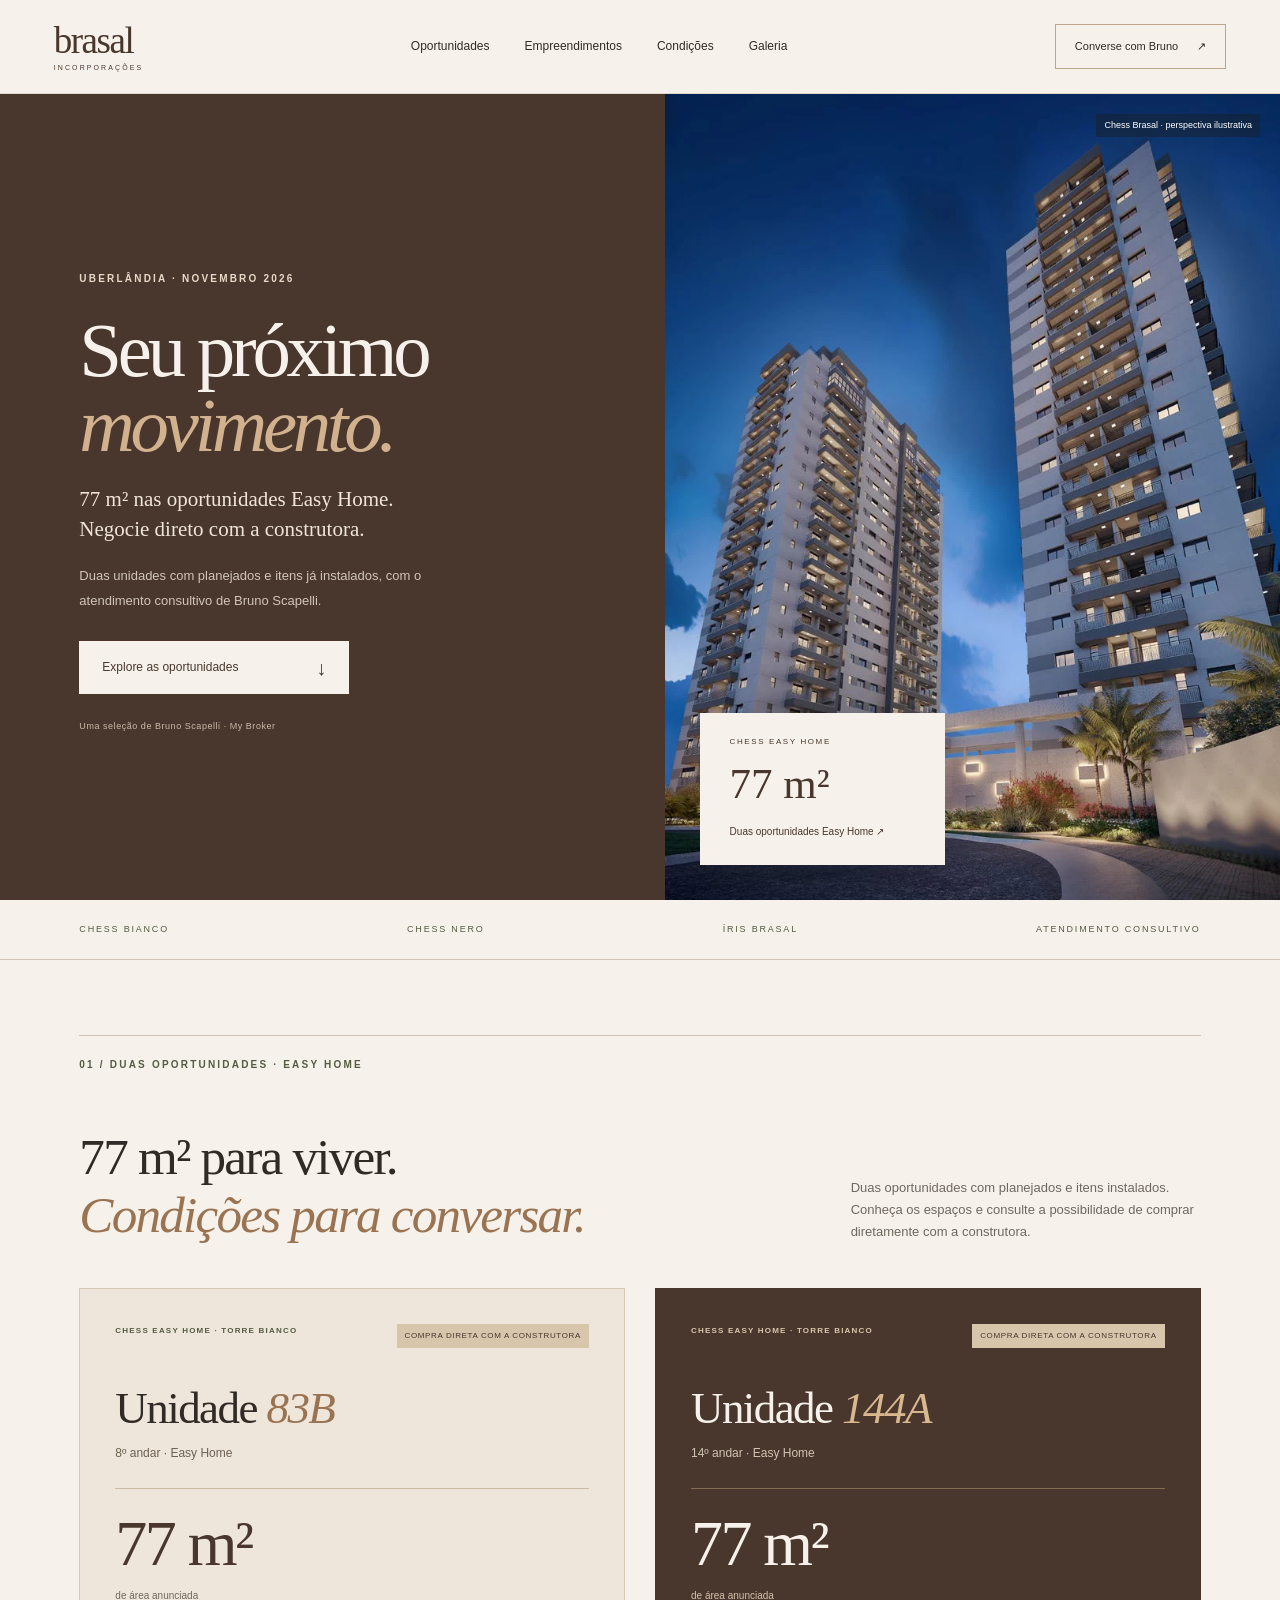
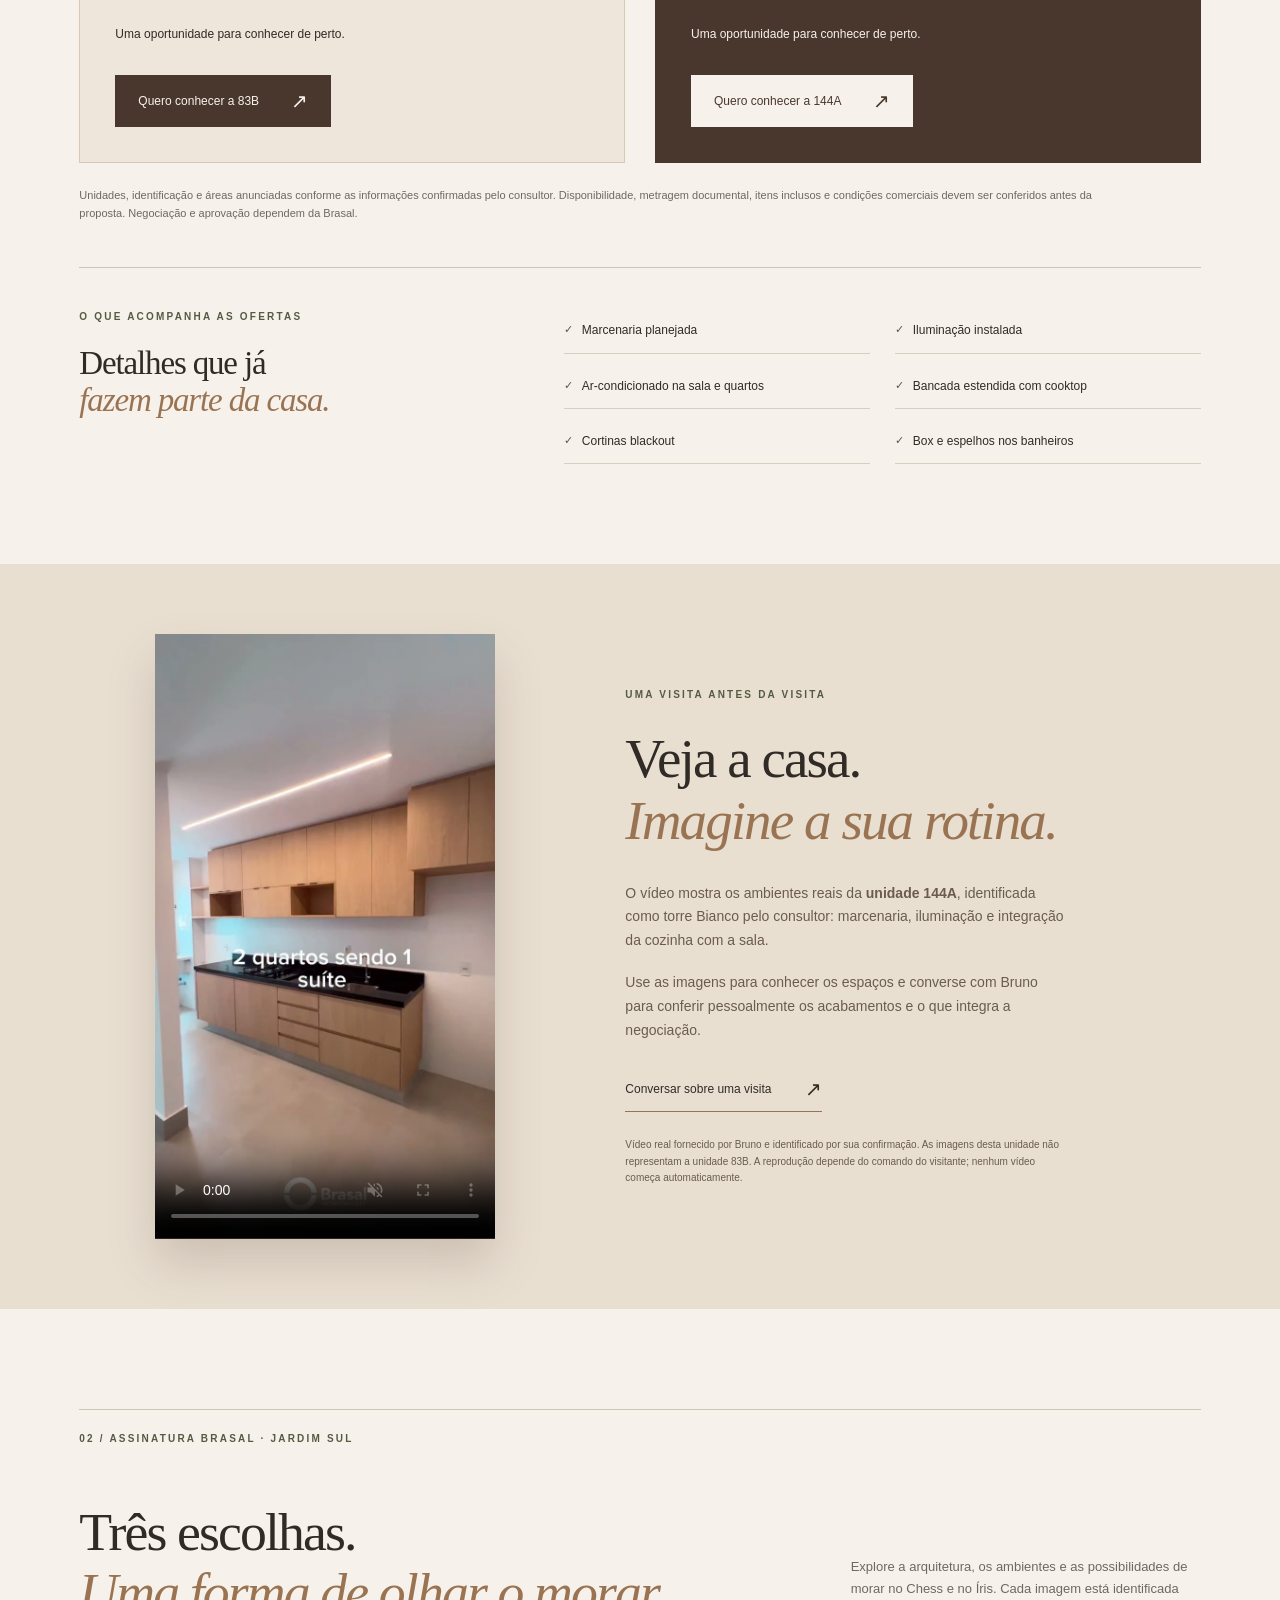
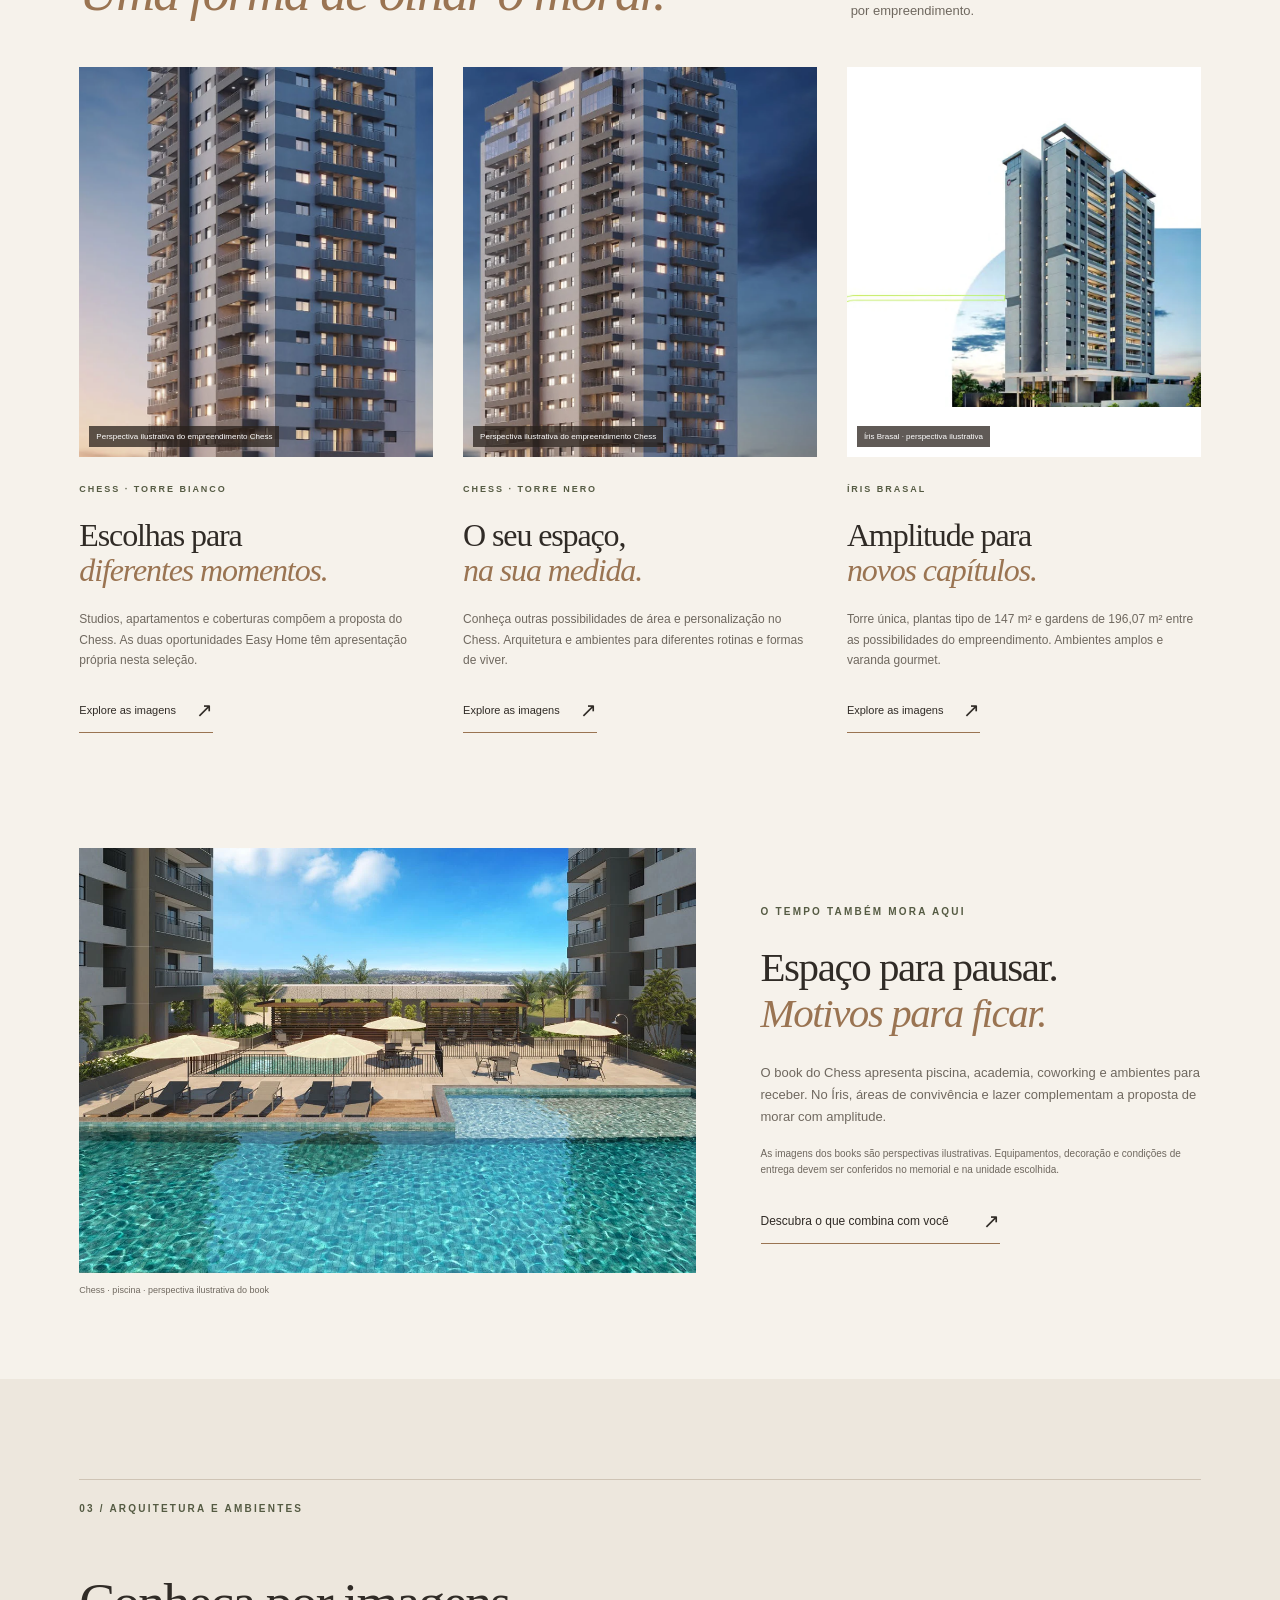
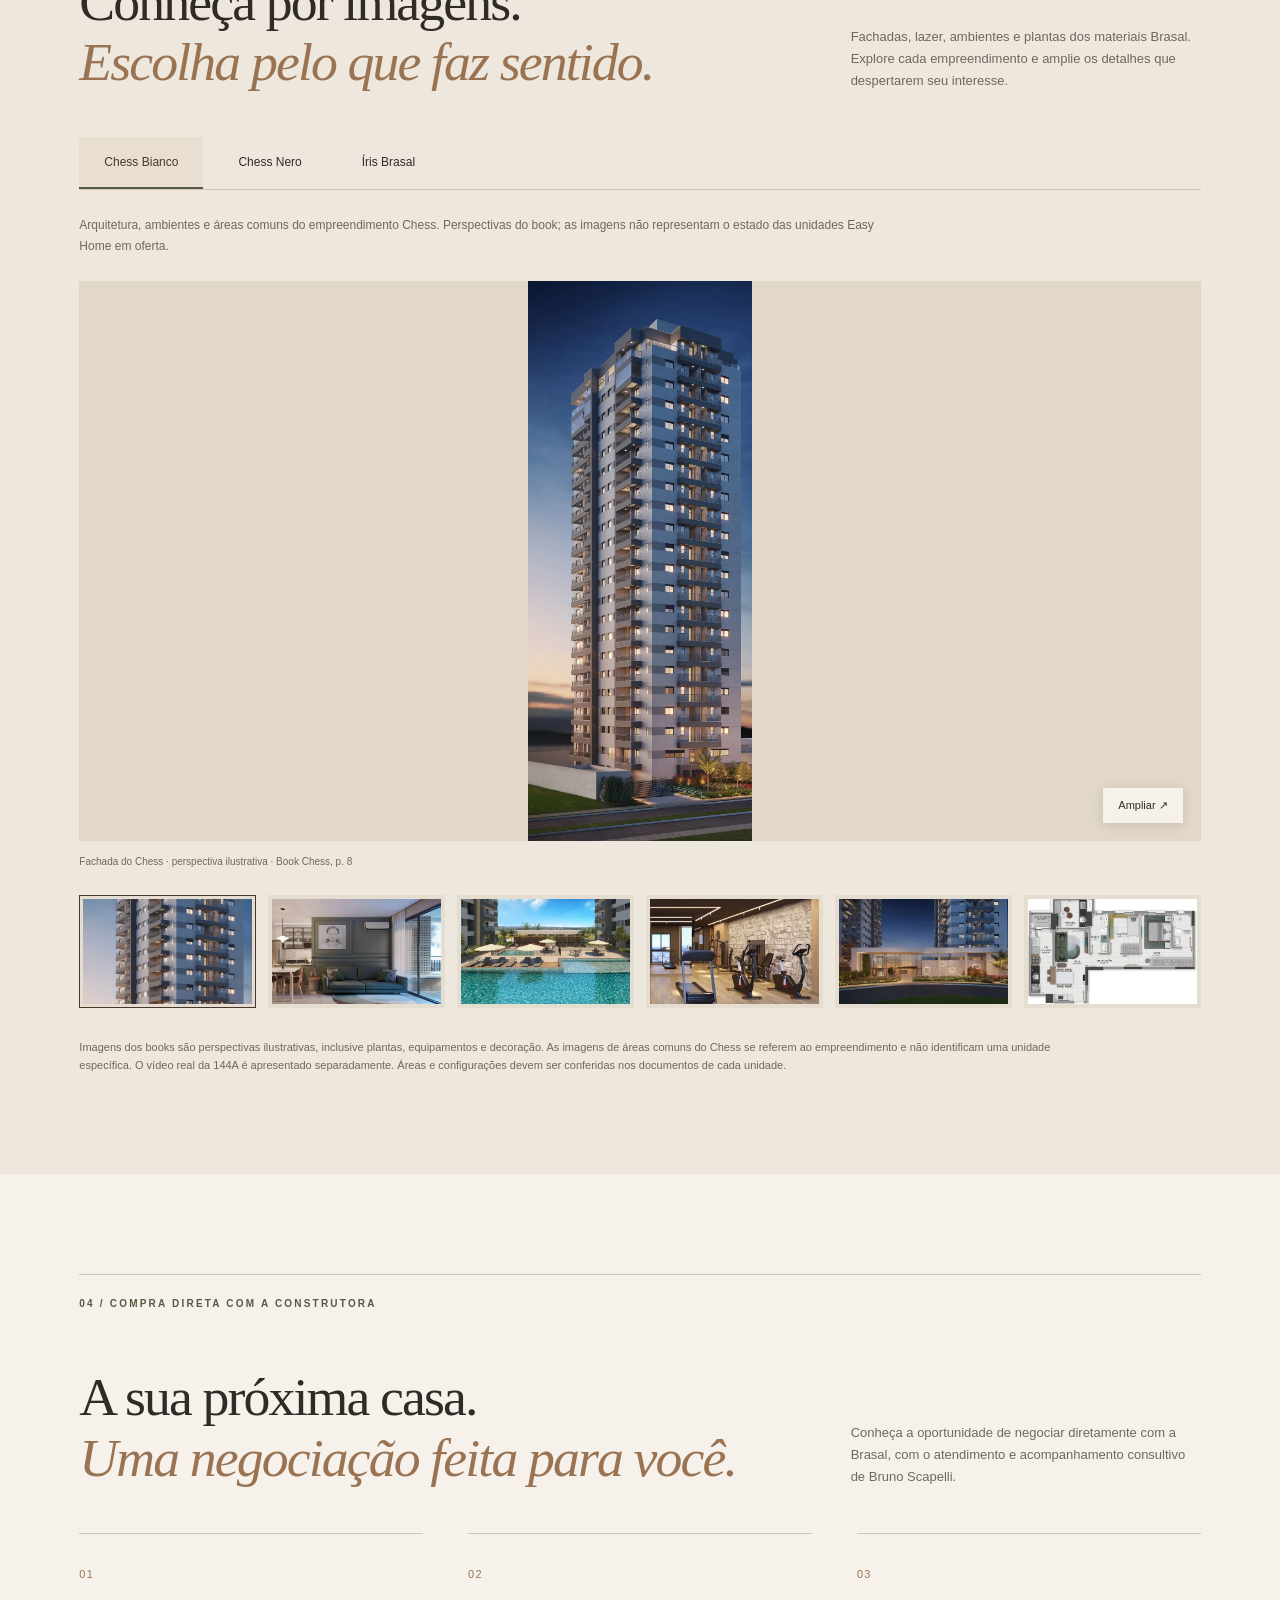
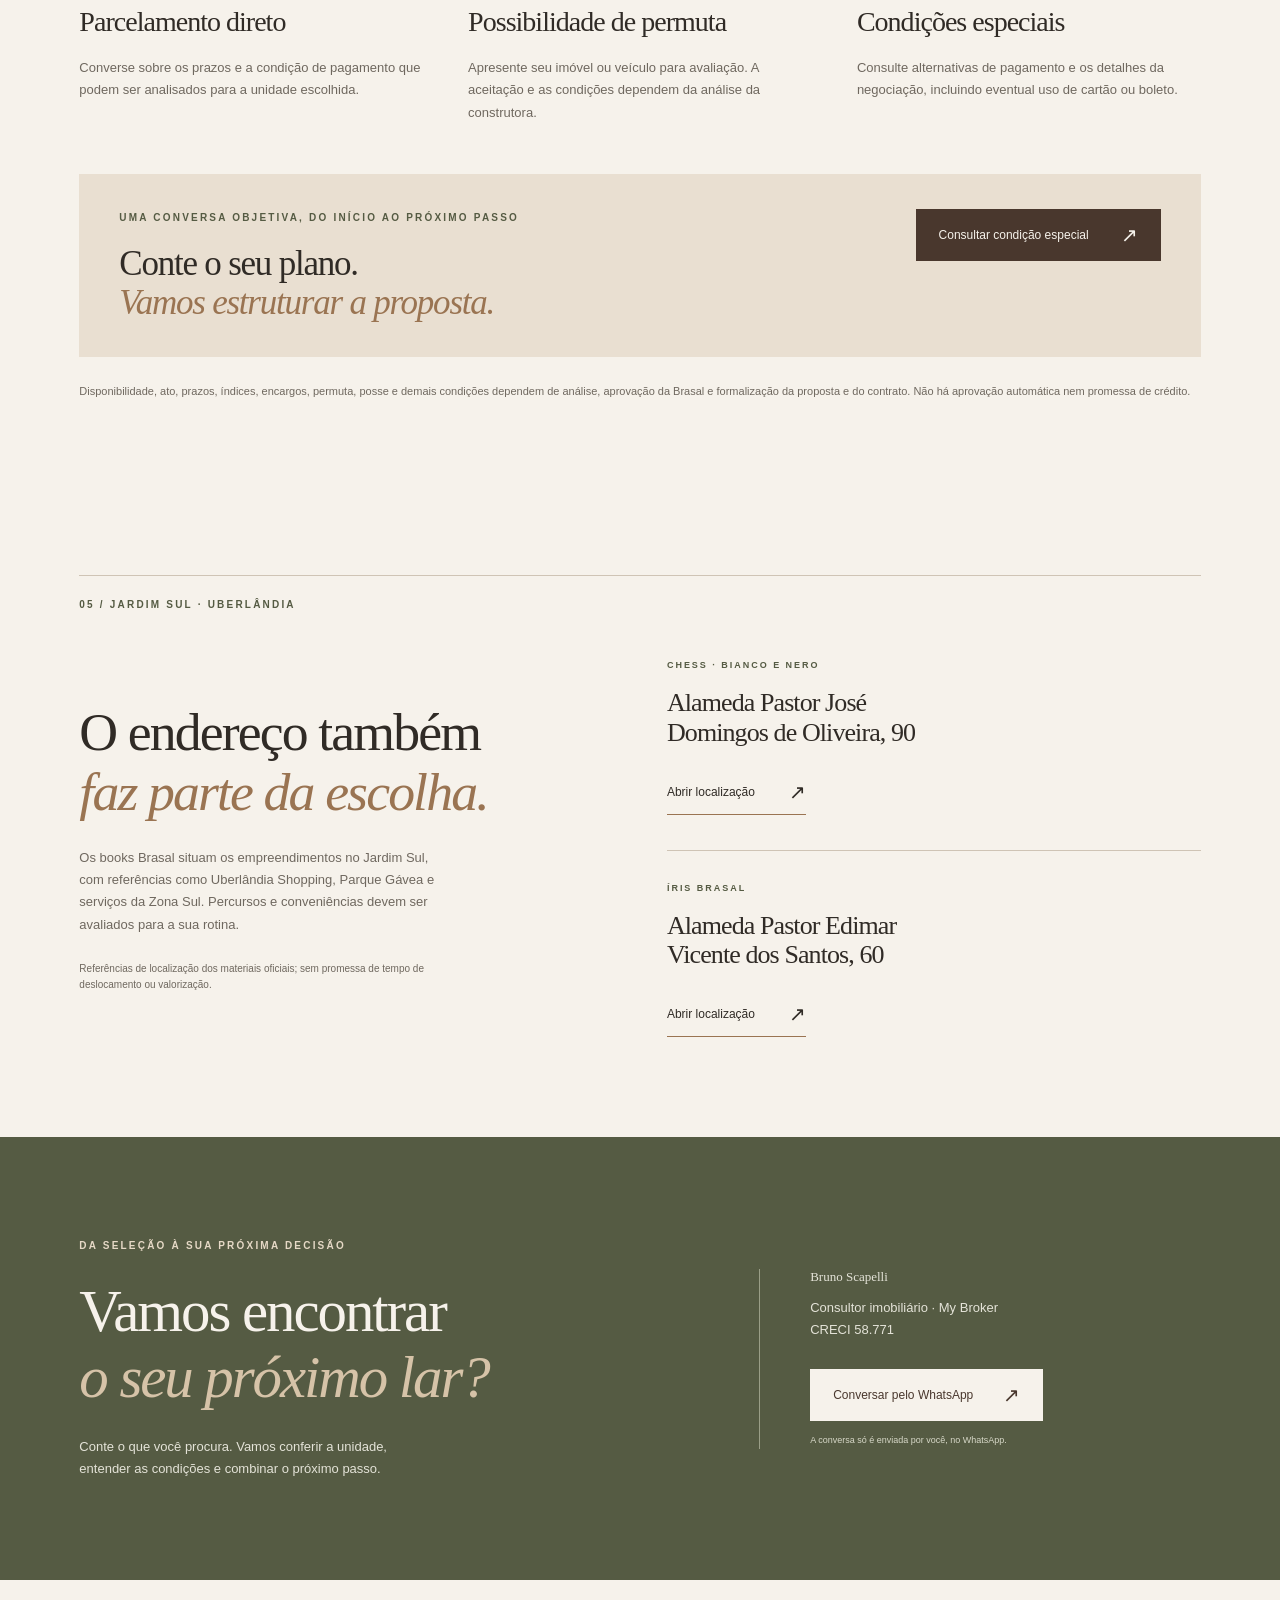
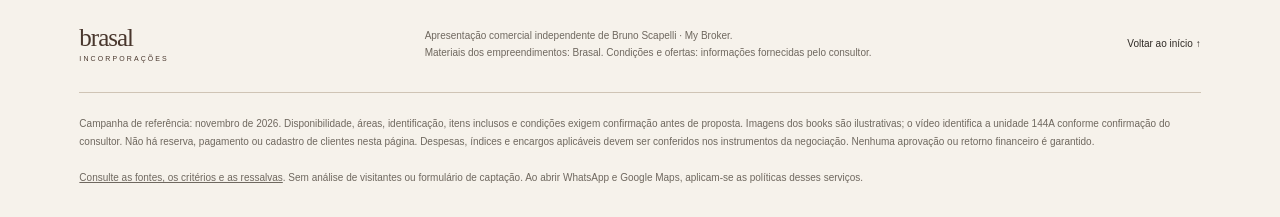
<file: brasalincorporaçoes/index.html>
<!doctype html><html lang="pt-BR"><head><meta charset="utf-8"><meta name="viewport" content="width=device-width,initial-scale=1"><title>Brasal | Oportunidades Chess Easy Home e Íris | Bruno Scapelli</title><meta name="description" content="Duas oportunidades Chess Easy Home, condições especiais Brasal em novembro de 2026 e uma seleção Chess Bianco, Chess Nero e Íris. Atendimento de Bruno Scapelli, My Broker."><meta name="theme-color" content="#f6f2eb"><link rel="canonical" href="https://brunoscapellimybroker.github.io/brasalincorpora%C3%A7oes/"><meta property="og:type" content="website"><meta property="og:locale" content="pt_BR"><meta property="og:title" content="Brasal · Seu próximo movimento, em condições especiais"><meta property="og:description" content="Duas oportunidades Chess Easy Home de 77 m², com planejados e negociação direta com a construtora. Explore também Chess Bianco, Chess Nero e Íris Brasal."><meta property="og:url" content="https://brunoscapellimybroker.github.io/brasalincorpora%C3%A7oes/"><meta property="og:image" content="https://brunoscapellimybroker.github.io/brasalincorpora%C3%A7oes/assets/chess-chegada-1.webp"><link rel="icon" href="favicon.svg" type="image/svg+xml"><link rel="stylesheet" href="styles.css"><link rel="stylesheet" href="brasal.css"><script src="app.js" defer></script></head>
<body><a class="skip" href="#conteudo">Ir para o conteúdo</a><header class="header"><a class="brand brasal-brand" href="#inicio" aria-label="Brasal, início">brasal<span>INCORPORAÇÕES</span></a><nav aria-label="Navegação principal"><a href="#oportunidades">Oportunidades</a><a href="#empreendimentos">Empreendimentos</a><a href="#condicoes">Condições</a><a href="#galeria">Galeria</a></nav><a class="header-contact" href="#contato">Converse com Bruno <span aria-hidden="true">↗</span></a><button class="menu-toggle" aria-label="Abrir menu" aria-controls="mobile-nav" aria-expanded="false" type="button"><span></span><span></span></button></header><nav id="mobile-nav" class="mobile-nav" aria-label="Navegação para celular" hidden><a href="#oportunidades">Oportunidades</a><a href="#empreendimentos">Empreendimentos</a><a href="#condicoes">Condições</a><a href="#galeria">Galeria</a><a href="#contato">Contato</a></nav>
<main id="conteudo"><section class="brasal-hero" id="inicio"><div class="brasal-hero-copy"><p class="eyebrow light">UBERLÂNDIA · NOVEMBRO 2026</p><h1>Seu próximo<br><em>movimento.</em></h1><p class="hero-subtitle">77 m² nas oportunidades Easy Home.<br>Negocie direto com a construtora.</p><p class="hero-description">Duas unidades com planejados e itens já instalados, com o atendimento consultivo de Bruno Scapelli.</p><a class="button button-light" href="#oportunidades">Explore as oportunidades <span aria-hidden="true">↓</span></a><div class="hero-signature">Uma seleção de Bruno Scapelli · My Broker</div></div><figure class="brasal-hero-image"><img src="assets/chess-hero-1.webp" alt="Perspectiva ilustrativa das duas torres do Chess Brasal" width="1000" height="1300" fetchpriority="high"><figcaption>Chess Brasal · perspectiva ilustrativa</figcaption><a class="hero-offer" href="#oportunidades"><small>CHESS EASY HOME</small><strong>77 m²</strong><span>Duas oportunidades Easy Home ↗</span></a></figure></section>
<div class="campaign-strip"><span>CHESS BIANCO</span><span>CHESS NERO</span><span>ÍRIS BRASAL</span><span>ATENDIMENTO CONSULTIVO</span></div>
<section class="section-wrap opportunities" id="oportunidades"><div class="section-number">01 / DUAS OPORTUNIDADES · EASY HOME</div><div class="section-heading"><h2>77 m² para viver.<br><em>Condições para conversar.</em></h2><p>Duas oportunidades com planejados e itens instalados. Conheça os espaços e consulte a possibilidade de comprar diretamente com a construtora.</p></div><div class="offer-grid"><article class="offer-card"><div class="offer-top"><p class="eyebrow">CHESS EASY HOME · TORRE BIANCO</p><span class="offer-tag">COMPRA DIRETA COM A CONSTRUTORA</span></div><h3>Unidade <em>83B</em></h3><p class="offer-specs">8º andar · Easy Home</p><div class="offer-condition"><strong>77 m²</strong><span>de área anunciada</span><p>Uma oportunidade para conhecer de perto.</p></div><a class="button button-coffee" data-wa="Quero conhecer a oportunidade Chess Bianco 83B, de 77 m², e consultar as condições para negociar diretamente com a construtora." href="#contato">Quero conhecer a 83B <span aria-hidden="true">↗</span></a></article><article class="offer-card feature-offer"><div class="offer-top"><p class="eyebrow">CHESS EASY HOME · TORRE BIANCO</p><span class="offer-tag">COMPRA DIRETA COM A CONSTRUTORA</span></div><h3>Unidade <em>144A</em></h3><p class="offer-specs">14º andar · Easy Home</p><div class="offer-condition"><strong>77 m²</strong><span>de área anunciada</span><p>Uma oportunidade para conhecer de perto.</p></div><a class="button button-coffee" data-wa="Quero conhecer a oportunidade Chess Bianco 144A, de 77 m², e consultar as condições para negociar diretamente com a construtora." href="#contato">Quero conhecer a 144A <span aria-hidden="true">↗</span></a></article></div><p class="source-note offers-note">Unidades, identificação e áreas anunciadas conforme as informações confirmadas pelo consultor. Disponibilidade, metragem documental, itens inclusos e condições comerciais devem ser conferidos antes da proposta. Negociação e aprovação dependem da Brasal.</p><div class="included"><div><p class="eyebrow">O QUE ACOMPANHA AS OFERTAS</p><h3>Detalhes que já<br><em>fazem parte da casa.</em></h3></div><ul><li>Marcenaria planejada</li><li>Iluminação instalada</li><li>Ar-condicionado na sala e quartos</li><li>Bancada estendida com cooktop</li><li>Cortinas blackout</li><li>Box e espelhos nos banheiros</li></ul></div></section>
<section class="video-story" id="video"><div class="video-frame"><video controls muted playsinline preload="metadata" poster="assets/bianco-144a-poster.webp" aria-label="Vídeo real da unidade 144A, torre Bianco, conforme identificação confirmada pelo consultor"><source src="assets/bianco-144a-visita.mp4" type="video/mp4">Seu navegador não suporta este vídeo. <a href="assets/bianco-144a-visita.mp4">Abrir vídeo da unidade 144A</a>.</video></div><div class="video-copy"><p class="eyebrow">UMA VISITA ANTES DA VISITA</p><h2>Veja a casa.<br><em>Imagine a sua rotina.</em></h2><p>O vídeo mostra os ambientes reais da <strong>unidade 144A</strong>, identificada como torre Bianco pelo consultor: marcenaria, iluminação e integração da cozinha com a sala.</p><p>Use as imagens para conhecer os espaços e converse com Bruno para conferir pessoalmente os acabamentos e o que integra a negociação.</p><a class="text-link" data-wa="Vi o vídeo da unidade 144A e quero combinar uma visita para conhecer os ambientes e os itens incluídos." href="#contato">Conversar sobre uma visita <span aria-hidden="true">↗</span></a><p class="source-note">Vídeo real fornecido por Bruno e identificado por sua confirmação. As imagens desta unidade não representam a unidade 83B. A reprodução depende do comando do visitante; nenhum vídeo começa automaticamente.</p></div></section>
<section class="section-wrap developments" id="empreendimentos"><div class="section-number">02 / ASSINATURA BRASAL · JARDIM SUL</div><div class="section-heading"><h2>Três escolhas.<br><em>Uma forma de olhar o morar.</em></h2><p>Explore a arquitetura, os ambientes e as possibilidades de morar no Chess e no Íris. Cada imagem está identificada por empreendimento.</p></div><div class="development-grid"><article><figure><img src="assets/chess-fachada-1.webp" alt="Perspectiva ilustrativa de uma torre do Chess Brasal" loading="lazy" width="700" height="1000"><figcaption>Perspectiva ilustrativa do empreendimento Chess</figcaption></figure><div><p class="eyebrow">CHESS · TORRE BIANCO</p><h3>Escolhas para<br><em>diferentes momentos.</em></h3><p>Studios, apartamentos e coberturas compõem a proposta do Chess. As duas oportunidades Easy Home têm apresentação própria nesta seleção.</p><a href="#galeria" class="text-link" data-gallery="bianco">Explore as imagens <span aria-hidden="true">↗</span></a></div></article><article><figure><img src="assets/chess-torres-1.webp" alt="Outra perspectiva ilustrativa do conjunto Chess Brasal, com suas duas torres" loading="lazy" width="700" height="1000"><figcaption>Perspectiva ilustrativa do empreendimento Chess</figcaption></figure><div><p class="eyebrow">CHESS · TORRE NERO</p><h3>O seu espaço,<br><em>na sua medida.</em></h3><p>Conheça outras possibilidades de área e personalização no Chess. Arquitetura e ambientes para diferentes rotinas e formas de viver.</p><a href="#galeria" class="text-link" data-gallery="nero">Explore as imagens <span aria-hidden="true">↗</span></a></div></article><article><figure><img src="assets/iris-fachada-1.webp" alt="Perspectiva ilustrativa da torre única do Íris Brasal" loading="lazy" width="900" height="1000"><figcaption>Íris Brasal · perspectiva ilustrativa</figcaption></figure><div><p class="eyebrow">ÍRIS BRASAL</p><h3>Amplitude para<br><em>novos capítulos.</em></h3><p>Torre única, plantas tipo de 147 m² e gardens de 196,07 m² entre as possibilidades do empreendimento. Ambientes amplos e varanda gourmet.</p><a href="#galeria" class="text-link" data-gallery="iris">Explore as imagens <span aria-hidden="true">↗</span></a></div></article></div></section>
<section class="section-wrap amenities-story"><figure><img src="assets/chess-piscina-1.webp" alt="Perspectiva ilustrativa da piscina e área de lazer do Chess Brasal" loading="lazy" width="1600" height="1100"><figcaption>Chess · piscina · perspectiva ilustrativa do book</figcaption></figure><div><p class="eyebrow">O TEMPO TAMBÉM MORA AQUI</p><h2>Espaço para pausar.<br><em>Motivos para ficar.</em></h2><p>O book do Chess apresenta piscina, academia, coworking e ambientes para receber. No Íris, áreas de convivência e lazer complementam a proposta de morar com amplitude.</p><p class="source-note">As imagens dos books são perspectivas ilustrativas. Equipamentos, decoração e condições de entrega devem ser conferidos no memorial e na unidade escolhida.</p><a class="text-link" href="#contato">Descubra o que combina com você <span aria-hidden="true">↗</span></a></div></section>
<section class="section-wrap gallery-section" id="galeria"><div class="section-number">03 / ARQUITETURA E AMBIENTES</div><div class="section-heading"><h2>Conheça por imagens.<br><em>Escolha pelo que faz sentido.</em></h2><p>Fachadas, lazer, ambientes e plantas dos materiais Brasal. Explore cada empreendimento e amplie os detalhes que despertarem seu interesse.</p></div><div class="gallery-tabs" role="tablist" aria-label="Escolha o empreendimento da galeria"><button type="button" id="gallery-tab-bianco" role="tab" aria-controls="gallery-panel" aria-selected="true" data-gallery-tab="bianco">Chess Bianco</button><button type="button" id="gallery-tab-nero" role="tab" aria-controls="gallery-panel" aria-selected="false" tabindex="-1" data-gallery-tab="nero">Chess Nero</button><button type="button" id="gallery-tab-iris" role="tab" aria-controls="gallery-panel" aria-selected="false" tabindex="-1" data-gallery-tab="iris">Íris Brasal</button></div><div id="gallery-panel" role="tabpanel" aria-labelledby="gallery-tab-bianco" tabindex="0"><p id="gallery-description" class="gallery-description">Carregando imagens oficiais…</p><figure class="gallery-main"><button type="button" id="gallery-enlarge" aria-label="Ampliar imagem selecionada"><img id="gallery-image" src="assets/chess-fachada-1.webp" alt="Perspectiva ilustrativa da fachada do Chess" width="1600" height="1200" loading="lazy"><span aria-hidden="true">Ampliar ↗</span></button><figcaption id="gallery-caption">Chess · perspectiva ilustrativa</figcaption></figure><div class="gallery-thumbnails" id="gallery-thumbnails" aria-label="Imagens disponíveis"></div></div><p class="source-note">Imagens dos books são perspectivas ilustrativas, inclusive plantas, equipamentos e decoração. As imagens de áreas comuns do Chess se referem ao empreendimento e não identificam uma unidade específica. O vídeo real da 144A é apresentado separadamente. Áreas e configurações devem ser conferidas nos documentos de cada unidade.</p><noscript><p>Habilite o JavaScript para alternar as imagens ou converse com Bruno para conhecer os materiais.</p></noscript></section>
<section class="section-wrap financing direct-purchase" id="condicoes"><div class="section-number">04 / COMPRA DIRETA COM A CONSTRUTORA</div><div class="section-heading"><h2>A sua próxima casa.<br><em>Uma negociação feita para você.</em></h2><p>Conheça a oportunidade de negociar diretamente com a Brasal, com o atendimento e acompanhamento consultivo de Bruno Scapelli.</p></div><div class="direct-grid"><article><span class="direct-number">01</span><h3>Parcelamento direto</h3><p>Converse sobre os prazos e a condição de pagamento que podem ser analisados para a unidade escolhida.</p></article><article><span class="direct-number">02</span><h3>Possibilidade de permuta</h3><p>Apresente seu imóvel ou veículo para avaliação. A aceitação e as condições dependem da análise da construtora.</p></article><article><span class="direct-number">03</span><h3>Condições especiais</h3><p>Consulte alternativas de pagamento e os detalhes da negociação, incluindo eventual uso de cartão ou boleto.</p></article></div><div class="direct-callout"><div><p class="eyebrow">UMA CONVERSA OBJETIVA, DO INÍCIO AO PRÓXIMO PASSO</p><h3>Conte o seu plano.<br><em>Vamos estruturar a proposta.</em></h3></div><a class="button button-coffee" data-wa="Quero conhecer as oportunidades Brasal de 77 m² e avaliar uma proposta para negociar diretamente com a construtora." href="#contato">Consultar condição especial <span aria-hidden="true">↗</span></a></div><p class="source-note">Disponibilidade, ato, prazos, índices, encargos, permuta, posse e demais condições dependem de análise, aprovação da Brasal e formalização da proposta e do contrato. Não há aprovação automática nem promessa de crédito.</p></section>

<section class="section-wrap location-brasal" id="localizacao"><div class="section-number">05 / JARDIM SUL · UBERLÂNDIA</div><div class="location-grid"><div><h2>O endereço também<br><em>faz parte da escolha.</em></h2><p>Os books Brasal situam os empreendimentos no Jardim Sul, com referências como Uberlândia Shopping, Parque Gávea e serviços da Zona Sul. Percursos e conveniências devem ser avaliados para a sua rotina.</p><p class="source-note">Referências de localização dos materiais oficiais; sem promessa de tempo de deslocamento ou valorização.</p></div><div class="addresses"><div><p class="eyebrow">CHESS · BIANCO E NERO</p><h3>Alameda Pastor José<br>Domingos de Oliveira, 90</h3><a class="text-link" href="https://www.google.com/maps/search/?api=1&amp;query=Alameda+Pastor+Jose+Domingos+de+Oliveira+90+Uberlandia" target="_blank" rel="noopener noreferrer">Abrir localização <span aria-hidden="true">↗</span></a></div><div><p class="eyebrow">ÍRIS BRASAL</p><h3>Alameda Pastor Edimar<br>Vicente dos Santos, 60</h3><a class="text-link" href="https://www.google.com/maps/search/?api=1&amp;query=Alameda+Pastor+Edimar+Vicente+dos+Santos+60+Uberlandia" target="_blank" rel="noopener noreferrer">Abrir localização <span aria-hidden="true">↗</span></a></div></div></div></section>
<section class="contact section-wrap" id="contato"><div><p class="eyebrow light">DA SELEÇÃO À SUA PRÓXIMA DECISÃO</p><h2>Vamos encontrar<br><em>o seu próximo lar?</em></h2><p>Conte o que você procura. Vamos conferir a unidade, entender as condições e combinar o próximo passo.</p></div><div class="advisor"><p class="advisor-name">Bruno Scapelli</p><p>Consultor imobiliário · My Broker<br>CRECI 58.771</p><a class="button button-light" data-wa="Vi a seleção Brasal e quero conhecer as oportunidades de 77 m² e consultar as condições para comprar diretamente com a construtora." href="https://wa.me/5534998786607" target="_blank" rel="noopener noreferrer">Conversar pelo WhatsApp <span aria-hidden="true">↗</span></a><small>A conversa só é enviada por você, no WhatsApp.</small></div></section></main>
<footer class="footer section-wrap"><div class="footer-top"><a class="brand brasal-brand" href="#inicio">brasal<span>INCORPORAÇÕES</span></a><p>Apresentação comercial independente de Bruno Scapelli · My Broker.<br>Materiais dos empreendimentos: Brasal. Condições e ofertas: informações fornecidas pelo consultor.</p><a href="#inicio">Voltar ao início ↑</a></div><p>Campanha de referência: novembro de 2026. Disponibilidade, áreas, identificação, itens inclusos e condições exigem confirmação antes de proposta. Imagens dos books são ilustrativas; o vídeo identifica a unidade 144A conforme confirmação do consultor. Não há reserva, pagamento ou cadastro de clientes nesta página. Despesas, índices e encargos aplicáveis devem ser conferidos nos instrumentos da negociação. Nenhuma aprovação ou retorno financeiro é garantido.</p><p><a href="fontes-e-condicoes.txt">Consulte as fontes, os critérios e as ressalvas</a>. Sem análise de visitantes ou formulário de captação. Ao abrir WhatsApp e Google Maps, aplicam-se as políticas desses serviços.</p></footer>
<dialog id="gallery-dialog" aria-label="Galeria ampliada"><button id="gallery-close" type="button" aria-label="Fechar galeria">Fechar ×</button><figure><img id="gallery-dialog-image" alt=""><figcaption id="gallery-dialog-caption"></figcaption></figure><div class="gallery-dialog-nav"><button id="gallery-prev" type="button" aria-label="Imagem anterior">← Anterior</button><span id="gallery-position" aria-live="polite"></span><button id="gallery-next" type="button" aria-label="Próxima imagem">Próxima →</button></div></dialog></body></html>
</file>
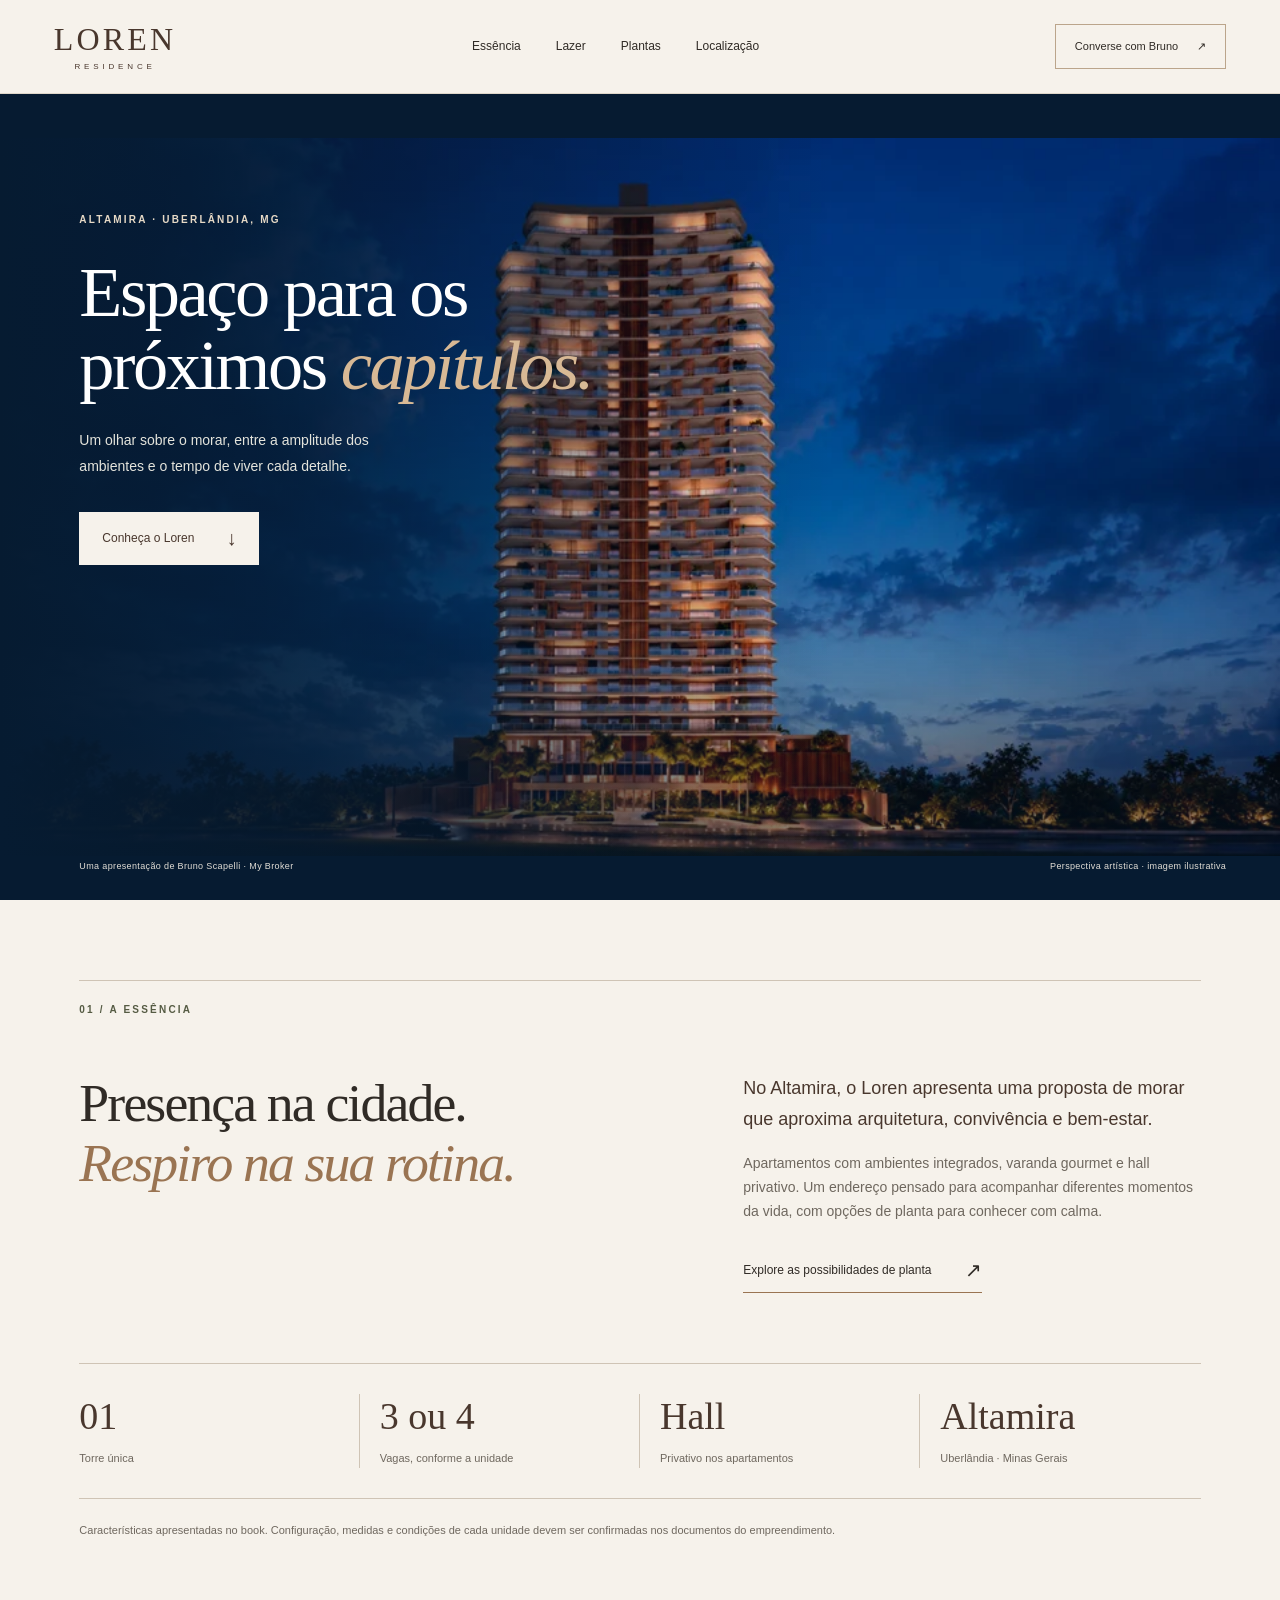
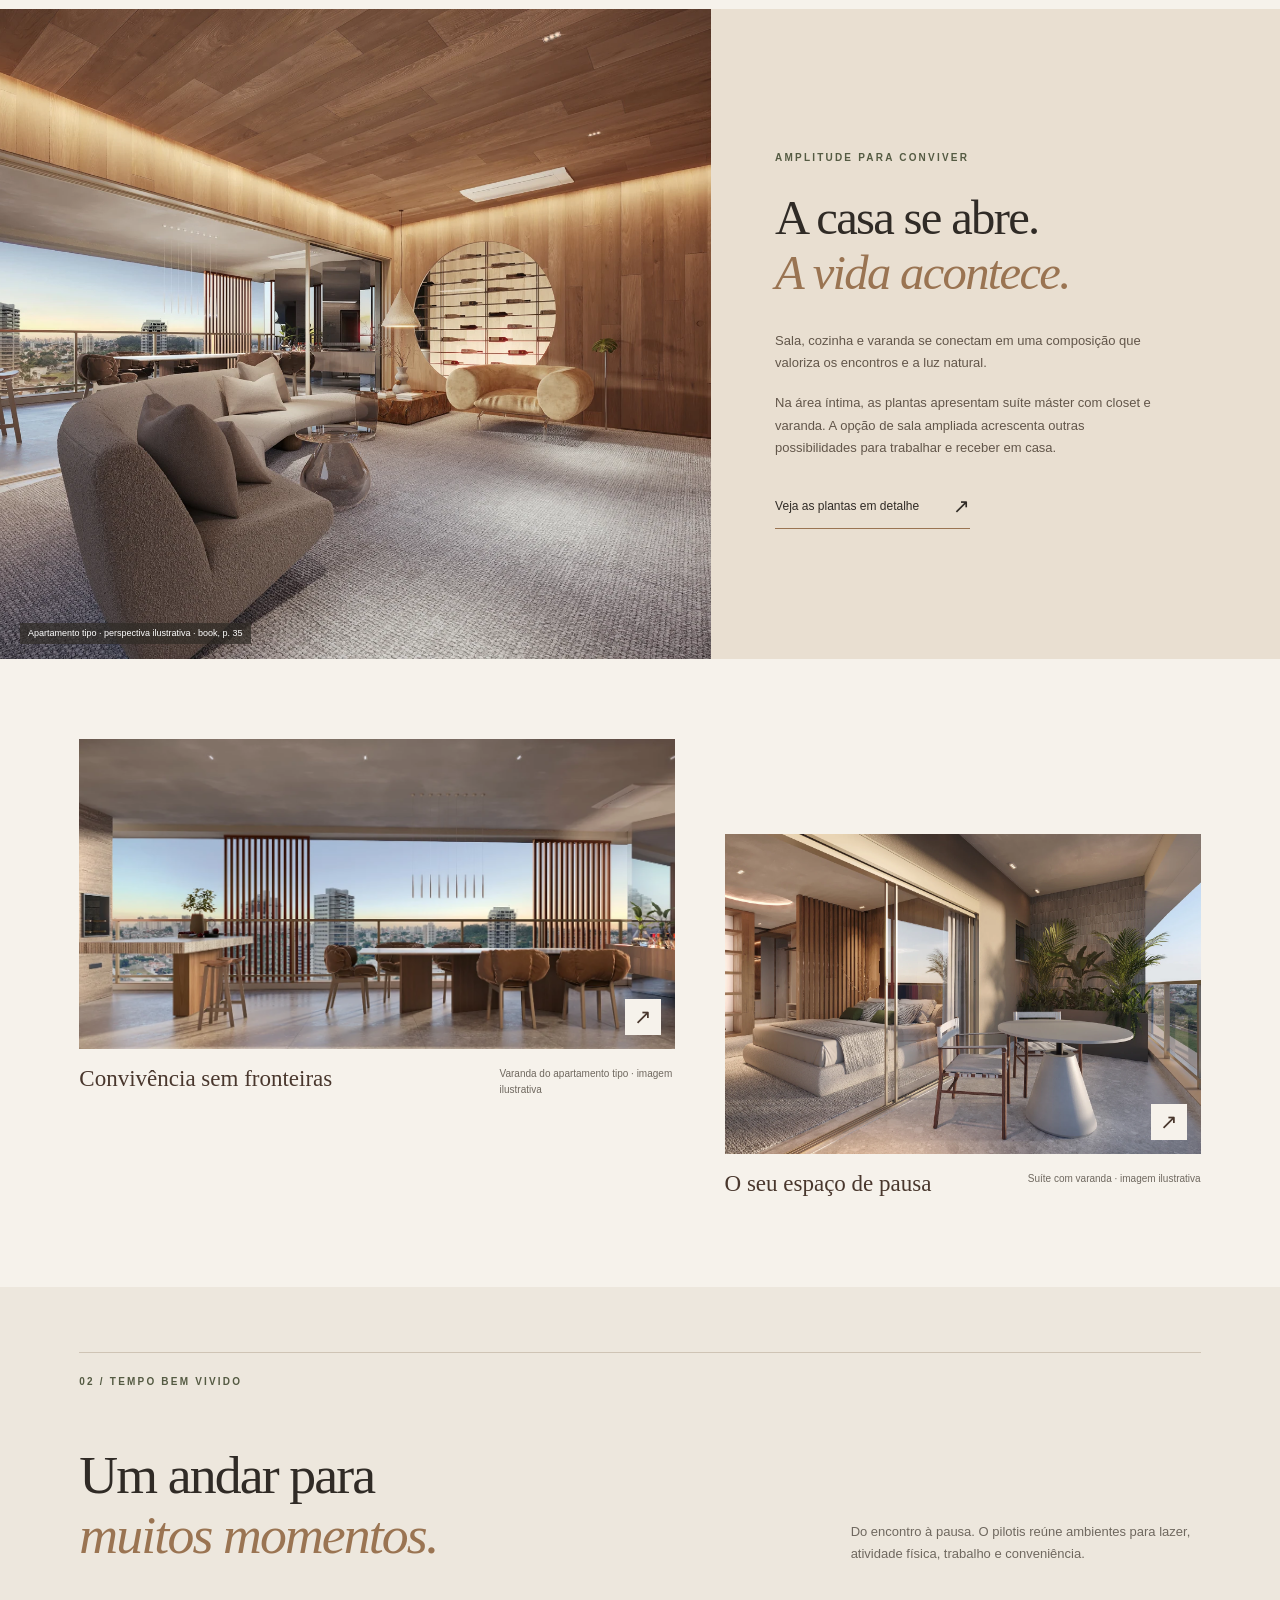
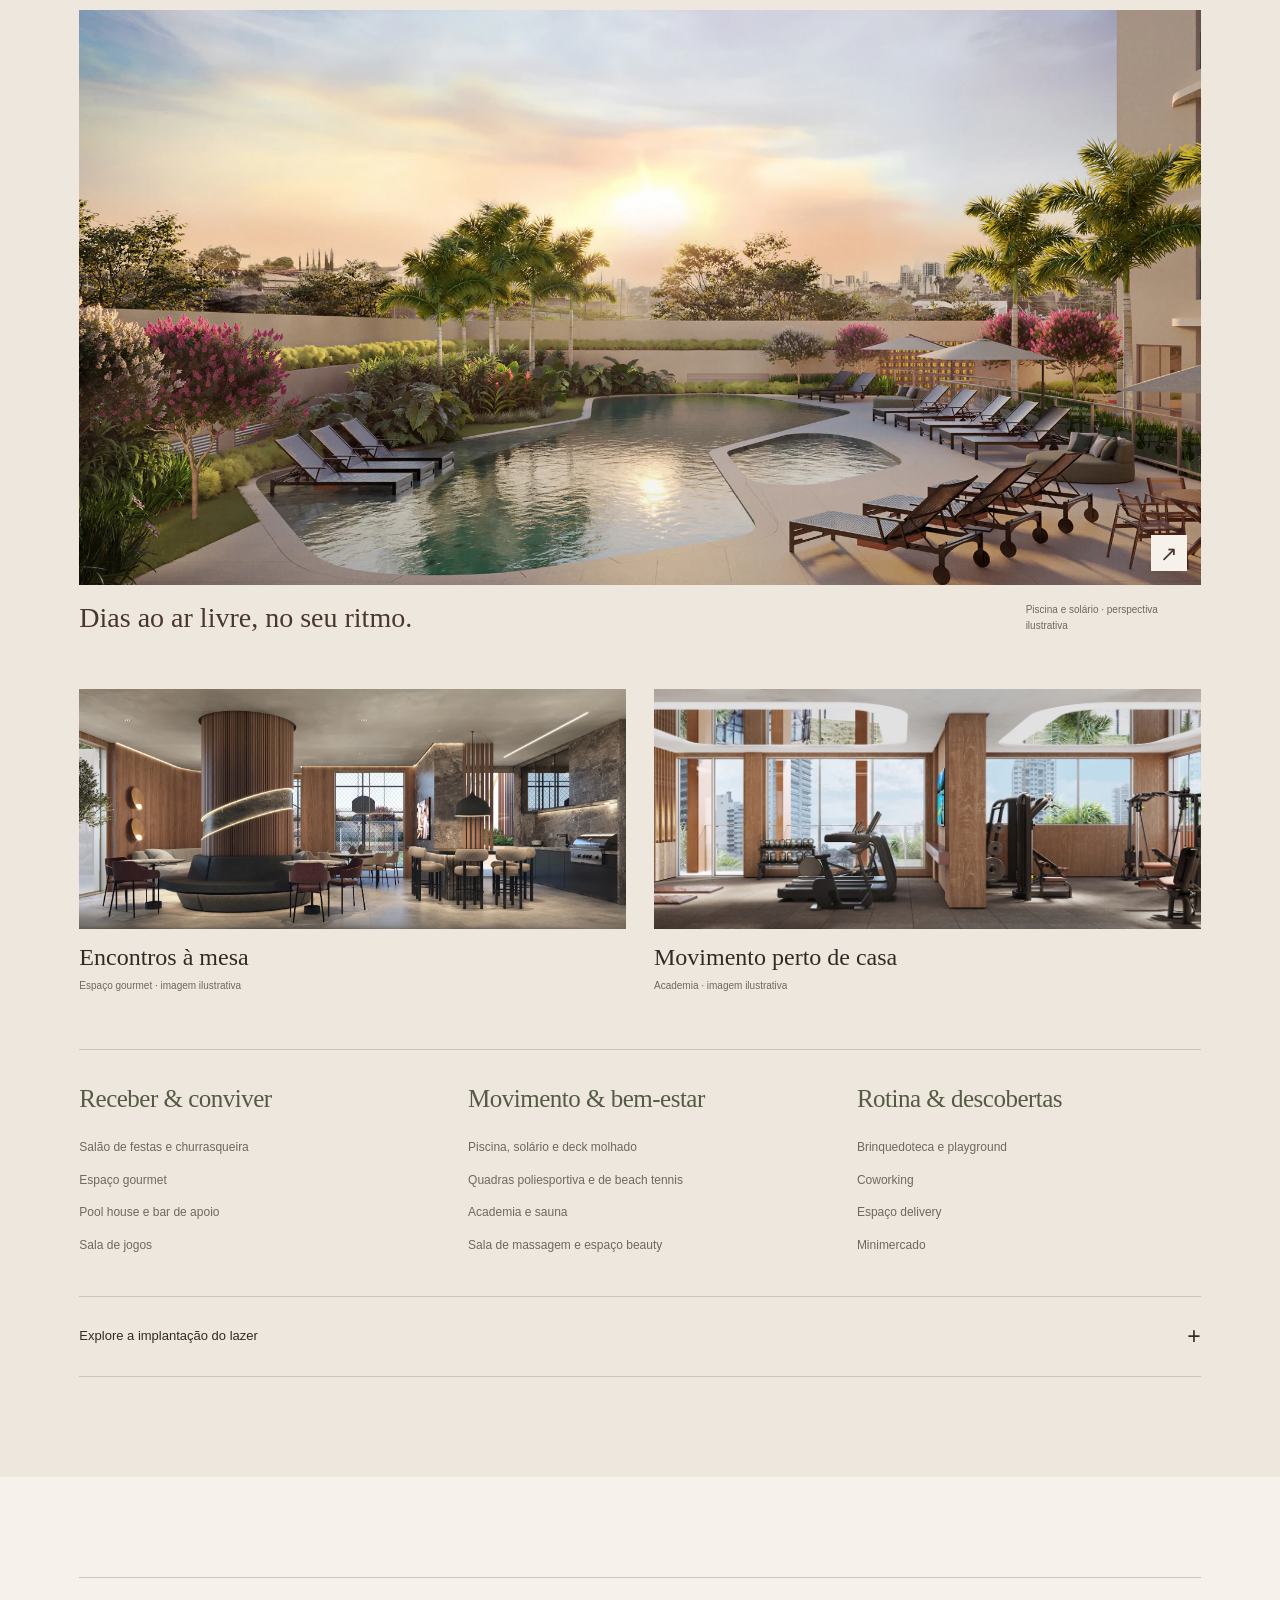
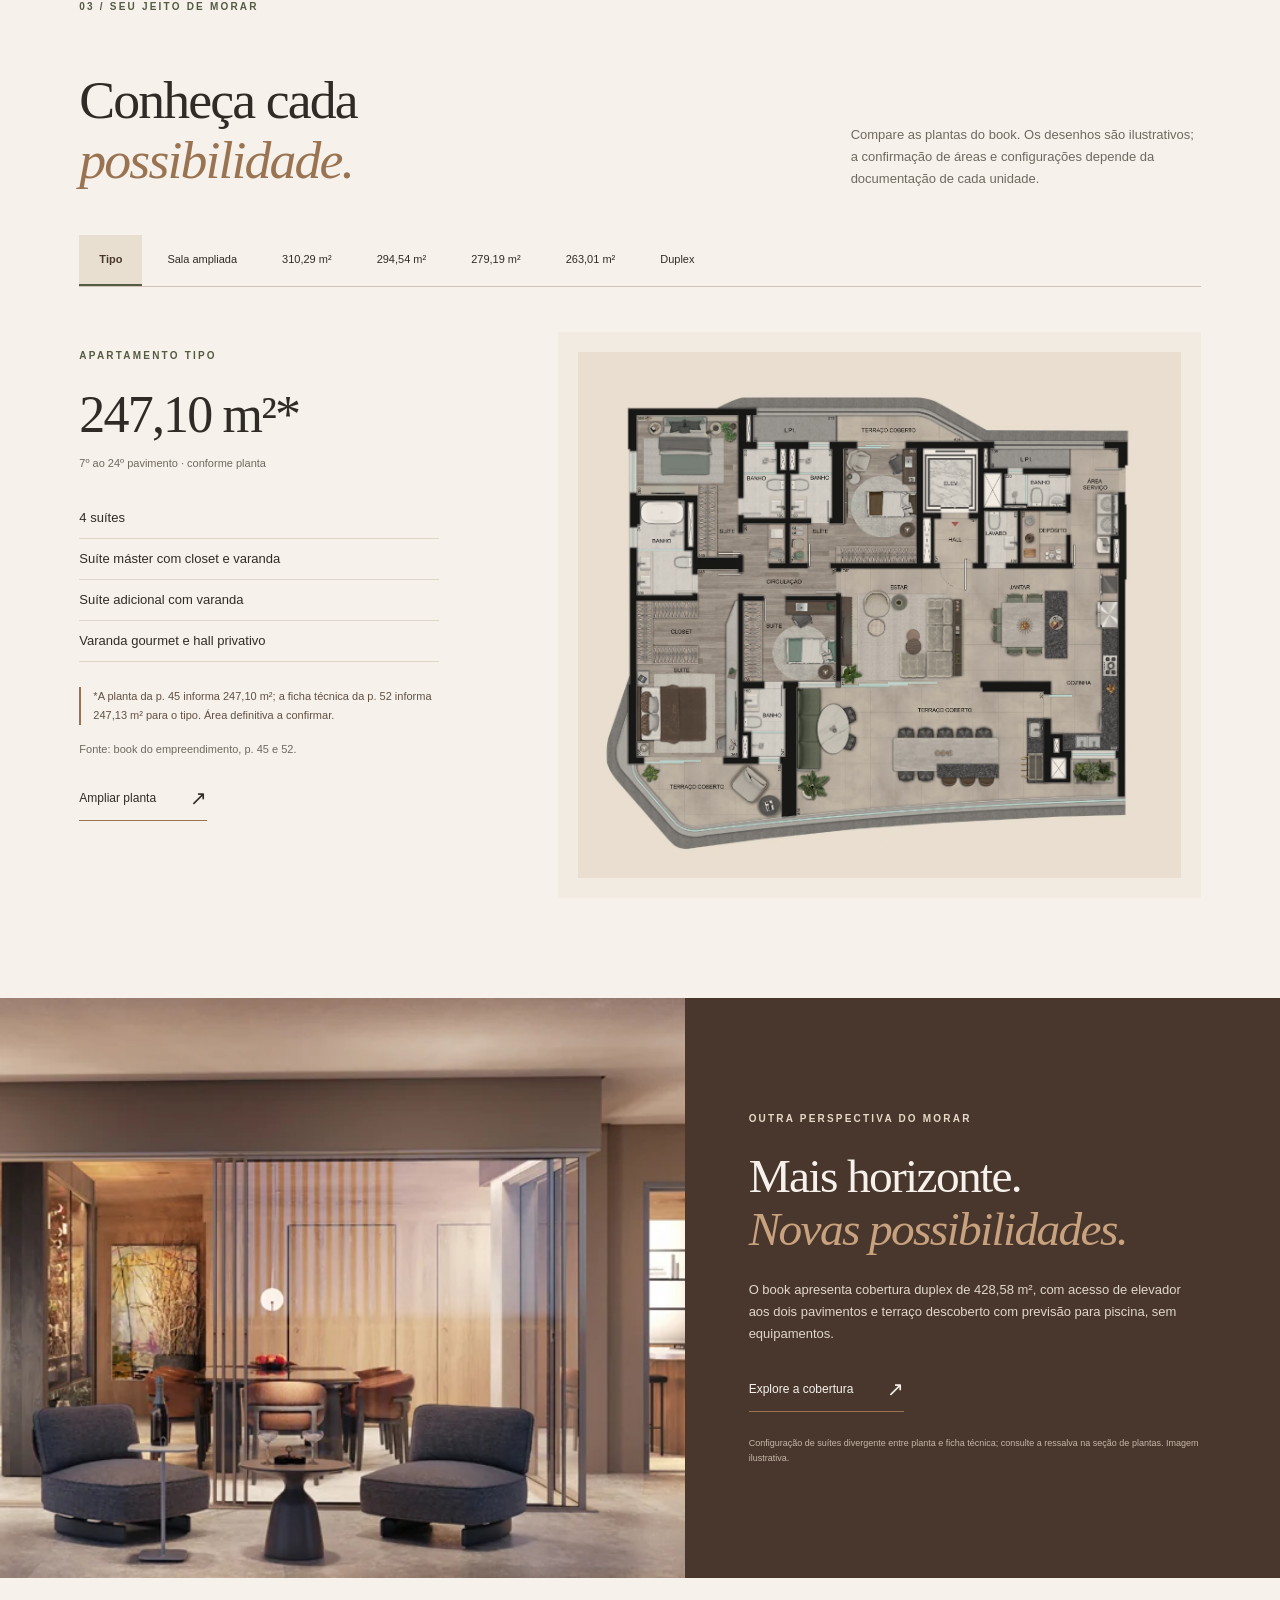
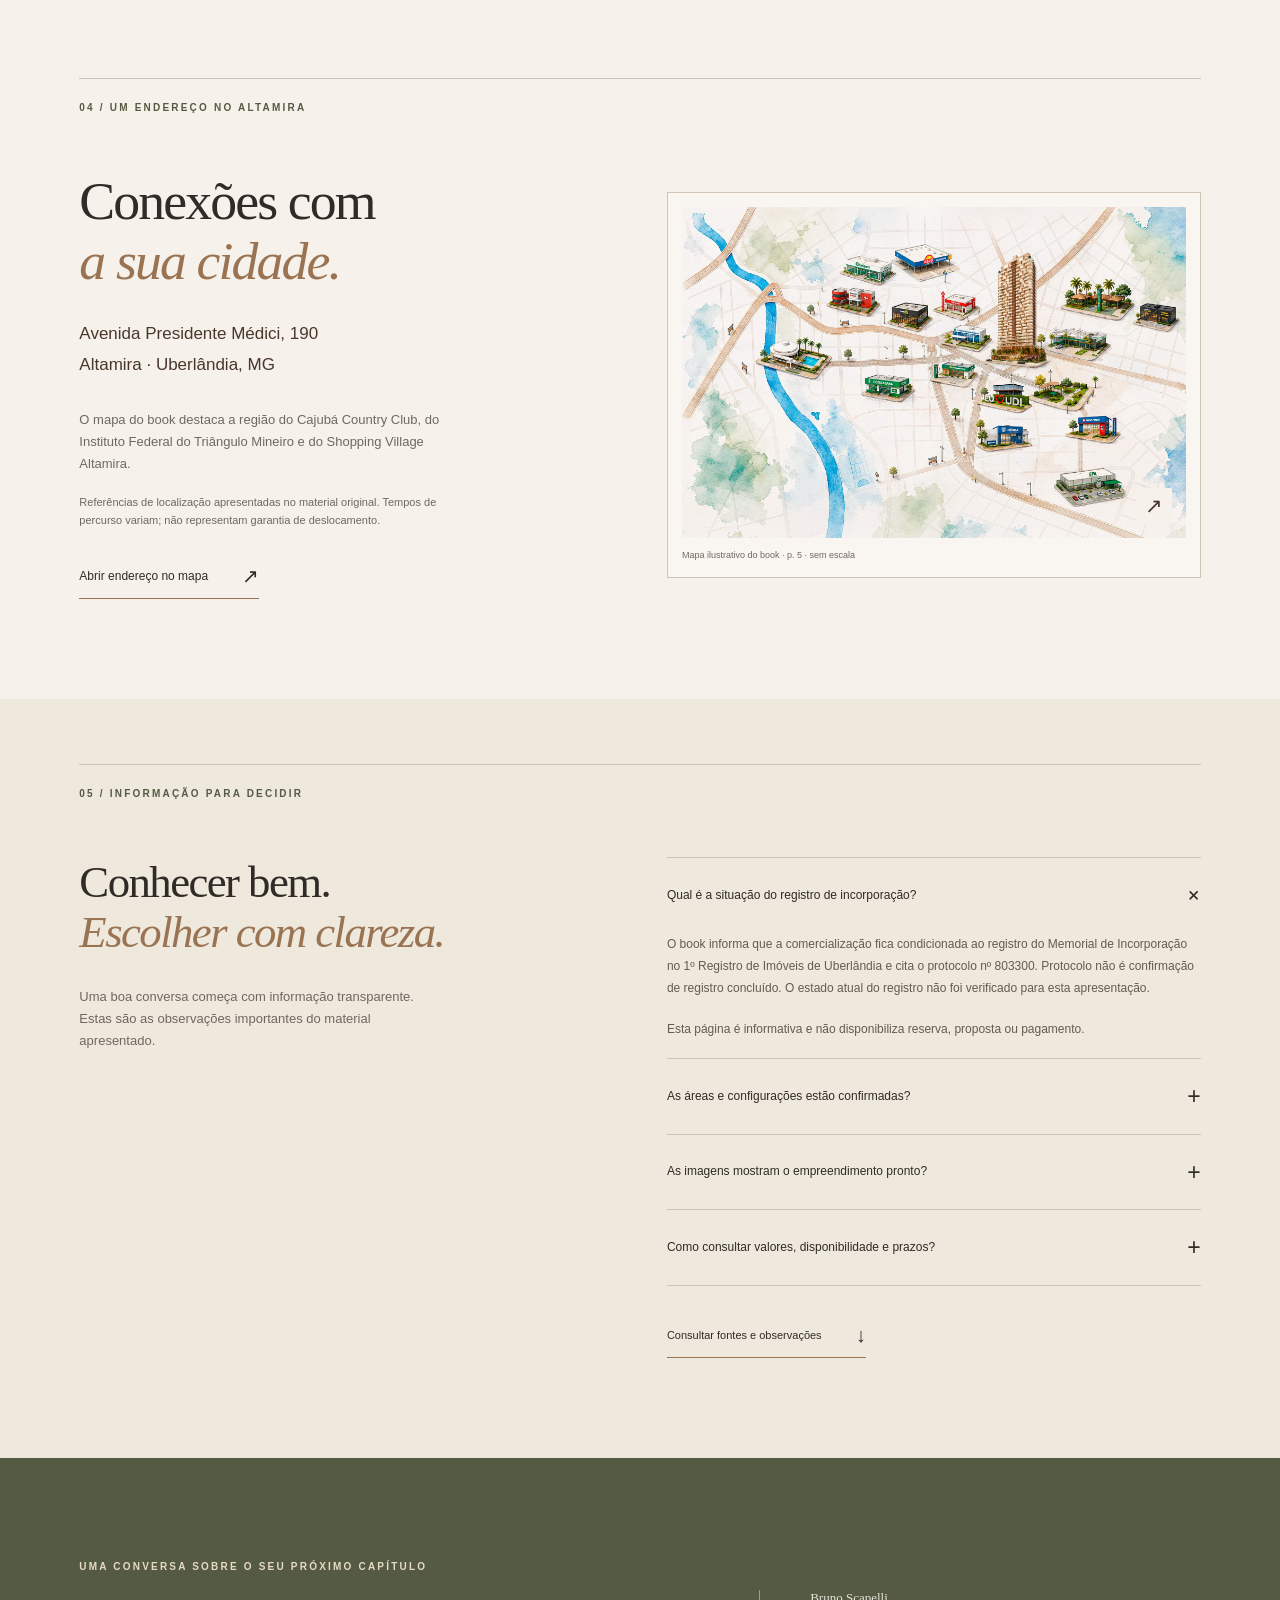
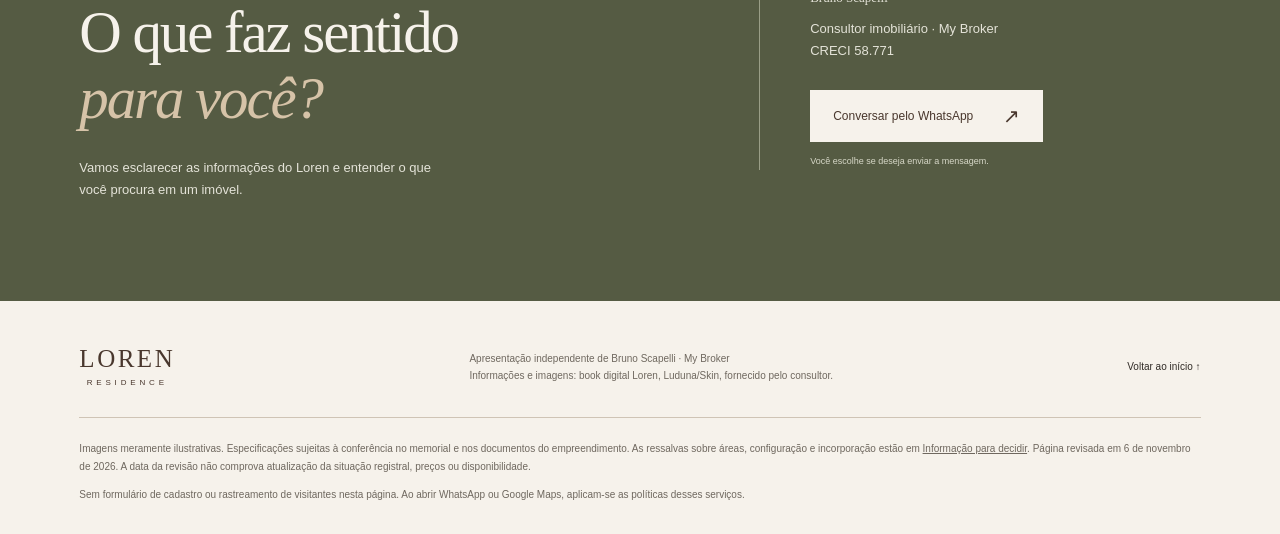
<file: lorenresidence/index.html>
<!doctype html>
<html lang="pt-BR">
<head>
  <meta charset="utf-8"><meta name="viewport" content="width=device-width, initial-scale=1">
  <title>Loren Residence | Altamira, Uberlândia | Bruno Scapelli</title>
  <meta name="description" content="Conheça o Loren Residence no Altamira, Uberlândia. Arquitetura, ambientes, lazer e plantas apresentados a partir do book do empreendimento, com a orientação de Bruno Scapelli.">
  <meta name="theme-color" content="#f6f2eb">
  <link rel="canonical" href="https://brunoscapellimybroker.github.io/lorenresidence/">
  <meta property="og:type" content="website"><meta property="og:locale" content="pt_BR"><meta property="og:title" content="Loren Residence — espaço para os próximos capítulos">
  <meta property="og:description" content="Arquitetura, plantas e lazer no Altamira, Uberlândia. Uma apresentação de Bruno Scapelli, My Broker.">
  <meta property="og:url" content="https://brunoscapellimybroker.github.io/lorenresidence/"><meta property="og:image" content="https://brunoscapellimybroker.github.io/lorenresidence/assets/fachada-1.webp"><meta property="og:image:alt" content="Perspectiva ilustrativa da fachada do Loren Residence ao anoitecer">
  <link rel="icon" href="favicon.svg" type="image/svg+xml">
  <link rel="stylesheet" href="styles.css"><script src="app.js" defer></script>
</head>
<body>
<a class="skip" href="#conteudo">Ir para o conteúdo</a>
<header class="header">
  <a class="brand" href="#inicio" aria-label="Loren Residence, início">LOREN<span>RESIDENCE</span></a>
  <nav aria-label="Navegação principal"><a href="#essencia">Essência</a><a href="#lazer">Lazer</a><a href="#plantas">Plantas</a><a href="#localizacao">Localização</a></nav>
  <a class="header-contact" href="#contato">Converse com Bruno <span aria-hidden="true">↗</span></a>
  <button class="menu-toggle" type="button" aria-expanded="false" aria-controls="mobile-nav" aria-label="Abrir menu"><span></span><span></span></button>
</header>
<nav id="mobile-nav" class="mobile-nav" aria-label="Navegação para celular" hidden><a href="#essencia">Essência</a><a href="#lazer">Lazer</a><a href="#plantas">Plantas</a><a href="#localizacao">Localização</a><a href="#contato">Converse com Bruno</a></nav>
<main id="conteudo">
<section class="hero" id="inicio" aria-labelledby="hero-title">
  <picture><source media="(max-width:700px)" srcset="assets/fachada-mobile.webp"><img class="hero-image" src="assets/fachada-1.webp" alt="Perspectiva ilustrativa da torre do Loren Residence, com iluminação da fachada ao anoitecer" width="1368" height="768" fetchpriority="high"></picture>
  <div class="hero-shade"></div>
  <div class="hero-copy"><p class="eyebrow light">ALTAMIRA · UBERLÂNDIA, MG</p><h1 id="hero-title">Espaço para os<br>próximos <em>capítulos.</em></h1><p>Um olhar sobre o morar, entre a amplitude dos ambientes e o tempo de viver cada detalhe.</p><a class="button button-light" href="#essencia">Conheça o Loren <span aria-hidden="true">↓</span></a></div>
  <div class="hero-bottom"><span>Uma apresentação de Bruno Scapelli · My Broker</span><span>Perspectiva artística · imagem ilustrativa</span></div>
</section>
<section class="intro section-wrap" id="essencia">
  <div class="section-number">01 / A ESSÊNCIA</div>
  <div class="intro-grid"><h2>Presença na cidade.<br><em>Respiro na sua rotina.</em></h2><div><p class="lead">No Altamira, o Loren apresenta uma proposta de morar que aproxima arquitetura, convivência e bem-estar.</p><p>Apartamentos com ambientes integrados, varanda gourmet e hall privativo. Um endereço pensado para acompanhar diferentes momentos da vida, com opções de planta para conhecer com calma.</p><a class="text-link" href="#plantas">Explore as possibilidades de planta <span aria-hidden="true">↗</span></a></div></div>
  <dl class="facts"><div><dt>01</dt><dd>Torre única</dd></div><div><dt>3 ou 4</dt><dd>Vagas, conforme a unidade</dd></div><div><dt>Hall</dt><dd>Privativo nos apartamentos</dd></div><div><dt>Altamira</dt><dd>Uberlândia · Minas Gerais</dd></div></dl>
  <p class="source-note">Características apresentadas no book. Configuração, medidas e condições de cada unidade devem ser confirmadas nos documentos do empreendimento.</p>
</section>
<section class="living-section">
  <figure class="living-image"><img src="assets/living-2.webp" alt="Perspectiva ilustrativa da sala e cozinha do apartamento tipo Loren, com integração dos ambientes" width="1500" height="1100" loading="lazy"><figcaption>Apartamento tipo · perspectiva ilustrativa · book, p. 35</figcaption></figure>
  <div class="living-copy"><p class="eyebrow">AMPLITUDE PARA CONVIVER</p><h2>A casa se abre.<br><em>A vida acontece.</em></h2><p>Sala, cozinha e varanda se conectam em uma composição que valoriza os encontros e a luz natural.</p><p>Na área íntima, as plantas apresentam suíte máster com closet e varanda. A opção de sala ampliada acrescenta outras possibilidades para trabalhar e receber em casa.</p><a class="text-link" href="#plantas">Veja as plantas em detalhe <span aria-hidden="true">↗</span></a></div>
</section>
<section class="spaces section-wrap" aria-label="Ambientes do apartamento">
  <figure><button class="image-open" type="button" data-image="assets/varanda-1.webp" data-caption="Varanda do apartamento tipo — perspectiva ilustrativa, book p. 37" aria-label="Ampliar imagem da varanda"><img src="assets/varanda-1.webp" alt="Varanda integrada do apartamento tipo, em perspectiva ilustrativa" width="1500" height="660" loading="lazy"><span class="image-zoom" aria-hidden="true">↗</span></button><figcaption><span>Convivência sem fronteiras</span><small>Varanda do apartamento tipo · imagem ilustrativa</small></figcaption></figure>
  <figure><button class="image-open" type="button" data-image="assets/suite-1.webp" data-caption="Suíte com varanda — perspectiva ilustrativa, book p. 39" aria-label="Ampliar imagem da suíte"><img src="assets/suite-1.webp" alt="Suíte com varanda do apartamento tipo, em perspectiva ilustrativa" width="1100" height="850" loading="lazy"><span class="image-zoom" aria-hidden="true">↗</span></button><figcaption><span>O seu espaço de pausa</span><small>Suíte com varanda · imagem ilustrativa</small></figcaption></figure>
</section>
<section class="leisure section-wrap" id="lazer">
  <div class="section-number">02 / TEMPO BEM VIVIDO</div><div class="section-heading"><h2>Um andar para<br><em>muitos momentos.</em></h2><p>Do encontro à pausa. O pilotis reúne ambientes para lazer, atividade física, trabalho e conveniência.</p></div>
  <figure class="pool"><button class="image-open" type="button" data-image="assets/piscina-1.webp" data-caption="Piscina e solário — perspectiva ilustrativa, book p. 28" aria-label="Ampliar imagem da piscina"><img src="assets/piscina-1.webp" alt="Piscina, deck e solário em perspectiva artística do Loren" width="1900" height="1068" loading="lazy"><span class="image-zoom" aria-hidden="true">↗</span></button><figcaption><span>Dias ao ar livre, no seu ritmo.</span><small>Piscina e solário · perspectiva ilustrativa</small></figcaption></figure>
  <div class="leisure-pair"><figure><img src="assets/gourmet-1.webp" alt="Perspectiva ilustrativa do espaço gourmet" width="1600" height="800" loading="lazy"><figcaption>Encontros à mesa <small>Espaço gourmet · imagem ilustrativa</small></figcaption></figure><figure><img src="assets/academia-1.webp" alt="Perspectiva ilustrativa da academia do empreendimento" width="1600" height="650" loading="lazy"><figcaption>Movimento perto de casa <small>Academia · imagem ilustrativa</small></figcaption></figure></div>
  <div class="amenity-columns"><div><h3>Receber & conviver</h3><ul><li>Salão de festas e churrasqueira</li><li>Espaço gourmet</li><li>Pool house e bar de apoio</li><li>Sala de jogos</li></ul></div><div><h3>Movimento & bem-estar</h3><ul><li>Piscina, solário e deck molhado</li><li>Quadras poliesportiva e de beach tennis</li><li>Academia e sauna</li><li>Sala de massagem e espaço beauty</li></ul></div><div><h3>Rotina & descobertas</h3><ul><li>Brinquedoteca e playground</li><li>Coworking</li><li>Espaço delivery</li><li>Minimercado</li></ul></div></div>
  <details class="site-plan"><summary>Explore a implantação do lazer <span aria-hidden="true">+</span></summary><figure><button class="image-open" type="button" data-image="assets/lazer-planta-1.webp" data-caption="Planta ilustrativa do pilotis — book p. 9" aria-label="Ampliar implantação do lazer"><img src="assets/lazer-planta-1.webp" alt="Planta ilustrativa do pilotis com a distribuição das áreas de lazer" width="1750" height="1003" loading="lazy"></button><figcaption>Implantação ilustrativa do pilotis · book, p. 9. Consulte o memorial para especificações.</figcaption></figure></details>
</section>
<section class="plans section-wrap" id="plantas">
  <div class="section-number">03 / SEU JEITO DE MORAR</div><div class="section-heading"><h2>Conheça cada<br><em>possibilidade.</em></h2><p>Compare as plantas do book. Os desenhos são ilustrativos; a confirmação de áreas e configurações depende da documentação de cada unidade.</p></div>
  <div class="plan-tabs" role="tablist" aria-label="Escolha uma planta"><button role="tab" id="tab-tipo" aria-selected="true" aria-controls="plan-panel" data-plan="tipo">Tipo</button><button role="tab" id="tab-ampliada" aria-selected="false" aria-controls="plan-panel" data-plan="ampliada" tabindex="-1">Sala ampliada</button><button role="tab" id="tab-310" aria-selected="false" aria-controls="plan-panel" data-plan="310" tabindex="-1">310,29 m²</button><button role="tab" id="tab-294" aria-selected="false" aria-controls="plan-panel" data-plan="294" tabindex="-1">294,54 m²</button><button role="tab" id="tab-279" aria-selected="false" aria-controls="plan-panel" data-plan="279" tabindex="-1">279,19 m²</button><button role="tab" id="tab-263" aria-selected="false" aria-controls="plan-panel" data-plan="263" tabindex="-1">263,01 m²</button><button role="tab" id="tab-duplex" aria-selected="false" aria-controls="plan-panel" data-plan="duplex" tabindex="-1">Duplex</button></div>
  <div class="plan-panel" id="plan-panel" role="tabpanel" aria-labelledby="tab-tipo" tabindex="0"><div class="plan-info"><p class="eyebrow" id="plan-label">APARTAMENTO TIPO</p><h3 id="plan-area">247,10 m²*</h3><p class="plan-location" id="plan-location">7º ao 24º pavimento · conforme planta</p><ul id="plan-features"><li>4 suítes</li><li>Suíte máster com closet e varanda</li><li>Suíte adicional com varanda</li><li>Varanda gourmet e hall privativo</li></ul><p class="plan-caveat" id="plan-caveat">*A planta da p. 45 informa 247,10 m²; a ficha técnica da p. 52 informa 247,13 m² para o tipo. Área definitiva a confirmar.</p><p class="source-note" id="plan-source">Fonte: book do empreendimento, p. 45 e 52.</p><button type="button" class="text-link" id="plan-enlarge">Ampliar planta <span aria-hidden="true">↗</span></button></div><div class="plan-images" id="plan-images"><button class="image-open plan-image" type="button" data-image="assets/planta-tipo-1.webp" data-caption="Planta do apartamento tipo — book p. 45" aria-label="Ampliar planta do apartamento tipo"><img src="assets/planta-tipo-1.webp" alt="Planta ilustrativa do apartamento tipo com quatro suítes" width="1300" height="1300" loading="lazy"></button></div></div>
  <noscript><p>Para alternar entre as plantas, habilite o JavaScript. Consulte também <a href="informacoes-do-book.txt">as informações e ressalvas do book</a>.</p></noscript>
</section>
<section class="duplex-story"><img src="assets/duplex-2.webp" alt="Perspectiva ilustrativa da sala da cobertura duplex" width="1900" height="650" loading="lazy"><div><p class="eyebrow light">OUTRA PERSPECTIVA DO MORAR</p><h2>Mais horizonte.<br><em>Novas possibilidades.</em></h2><p>O book apresenta cobertura duplex de 428,58 m², com acesso de elevador aos dois pavimentos e terraço descoberto com previsão para piscina, sem equipamentos.</p><a class="text-link" href="#plantas" data-select-plan="duplex">Explore a cobertura <span aria-hidden="true">↗</span></a><small>Configuração de suítes divergente entre planta e ficha técnica; consulte a ressalva na seção de plantas. Imagem ilustrativa.</small></div></section>
<section class="location section-wrap" id="localizacao"><div class="section-number">04 / UM ENDEREÇO NO ALTAMIRA</div><div class="location-grid"><div><h2>Conexões com<br><em>a sua cidade.</em></h2><p class="address">Avenida Presidente Médici, 190<br>Altamira · Uberlândia, MG</p><p>O mapa do book destaca a região do Cajubá Country Club, do Instituto Federal do Triângulo Mineiro e do Shopping Village Altamira.</p><p class="source-note">Referências de localização apresentadas no material original. Tempos de percurso variam; não representam garantia de deslocamento.</p><a class="text-link" href="https://www.google.com/maps/search/?api=1&amp;query=Avenida+Presidente+Medici+190+Altamira+Uberlandia+MG" target="_blank" rel="noopener noreferrer">Abrir endereço no mapa <span aria-hidden="true">↗</span></a></div><figure><button class="image-open" type="button" data-image="assets/localizacao-1.webp" data-caption="Mapa ilustrativo de localização — book p. 5" aria-label="Ampliar mapa de localização"><img src="assets/localizacao-1.webp" alt="Mapa ilustrativo do entorno do Loren no bairro Altamira, extraído do book" width="1600" height="1100" loading="lazy"><span class="image-zoom" aria-hidden="true">↗</span></button><figcaption>Mapa ilustrativo do book · p. 5 · sem escala</figcaption></figure></div></section>
<section class="clarity section-wrap" id="informacoes"><div class="section-number">05 / INFORMAÇÃO PARA DECIDIR</div><div class="clarity-grid"><div><h2>Conhecer bem.<br><em>Escolher com clareza.</em></h2><p>Uma boa conversa começa com informação transparente. Estas são as observações importantes do material apresentado.</p></div><div class="faq"><details open><summary>Qual é a situação do registro de incorporação?<span aria-hidden="true">+</span></summary><p>O book informa que a comercialização fica condicionada ao registro do Memorial de Incorporação no 1º Registro de Imóveis de Uberlândia e cita o protocolo nº 803300. Protocolo não é confirmação de registro concluído. O estado atual do registro não foi verificado para esta apresentação.</p><p>Esta página é informativa e não disponibiliza reserva, proposta ou pagamento.</p></details><details><summary>As áreas e configurações estão confirmadas?<span aria-hidden="true">+</span></summary><p>Há divergências no próprio book: o tipo consta com 247,10 m² na planta e 247,13 m² na ficha técnica. A cobertura aparece com cinco suítes na planta e quatro na ficha. O conjunto “7º ao 24º” e a quantidade de apartamentos tipo da ficha também precisam ser conciliados. A confirmação deve ser feita no memorial e na documentação da unidade.</p></details><details><summary>As imagens mostram o empreendimento pronto?<span aria-hidden="true">+</span></summary><p>Não. São perspectivas e plantas ilustrativas do book fornecido, incluindo equipamentos, acessórios e paisagismo. Não comprovam obra concluída, itens entregues ou vista definitiva. Prevalecem os documentos contratuais e o memorial descritivo.</p></details><details><summary>Como consultar valores, disponibilidade e prazos?<span aria-hidden="true">+</span></summary><p>Essas condições não estão confirmadas nesta página. Converse com Bruno para apurar a documentação e as informações atuais, considerando o seu objetivo e os critérios de busca. Nenhuma valorização, rentabilidade ou aprovação de crédito é prometida.</p></details><a class="text-link source-download" href="informacoes-do-book.txt" download>Consultar fontes e observações <span aria-hidden="true">↓</span></a></div></div></section>
<section class="contact section-wrap" id="contato"><div><p class="eyebrow light">UMA CONVERSA SOBRE O SEU PRÓXIMO CAPÍTULO</p><h2>O que faz sentido<br><em>para você?</em></h2><p>Vamos esclarecer as informações do Loren e entender o que você procura em um imóvel.</p></div><div class="advisor"><p class="advisor-name">Bruno Scapelli</p><p>Consultor imobiliário · My Broker<br>CRECI 58.771</p><a class="button button-light" href="https://wa.me/5534998786607?text=Ol%C3%A1%2C%20Bruno.%20Vi%20a%20apresenta%C3%A7%C3%A3o%20do%20Loren%20Residence%20e%20gostaria%20de%20esclarecer%20as%20informa%C3%A7%C3%B5es%20do%20empreendimento." target="_blank" rel="noopener noreferrer">Conversar pelo WhatsApp <span aria-hidden="true">↗</span></a><small>Você escolhe se deseja enviar a mensagem.</small></div></section>
</main>
<footer class="footer section-wrap"><div class="footer-top"><a class="brand" href="#inicio">LOREN<span>RESIDENCE</span></a><p>Apresentação independente de Bruno Scapelli · My Broker<br>Informações e imagens: book digital Loren, Luduna/Skin, fornecido pelo consultor.</p><a href="#inicio">Voltar ao início ↑</a></div><p>Imagens meramente ilustrativas. Especificações sujeitas à conferência no memorial e nos documentos do empreendimento. As ressalvas sobre áreas, configuração e incorporação estão em <a href="#informacoes">Informação para decidir</a>. Página revisada em 6 de novembro de 2026. A data da revisão não comprova atualização da situação registral, preços ou disponibilidade.</p><p class="privacy-note">Sem formulário de cadastro ou rastreamento de visitantes nesta página. Ao abrir WhatsApp ou Google Maps, aplicam-se as políticas desses serviços.</p></footer>
<dialog id="image-dialog" aria-label="Imagem ampliada"><button id="dialog-close" type="button" aria-label="Fechar imagem">Fechar <span aria-hidden="true">×</span></button><figure><img id="dialog-image" alt=""><figcaption id="dialog-caption"></figcaption></figure></dialog>
</body>
</html>
</file>
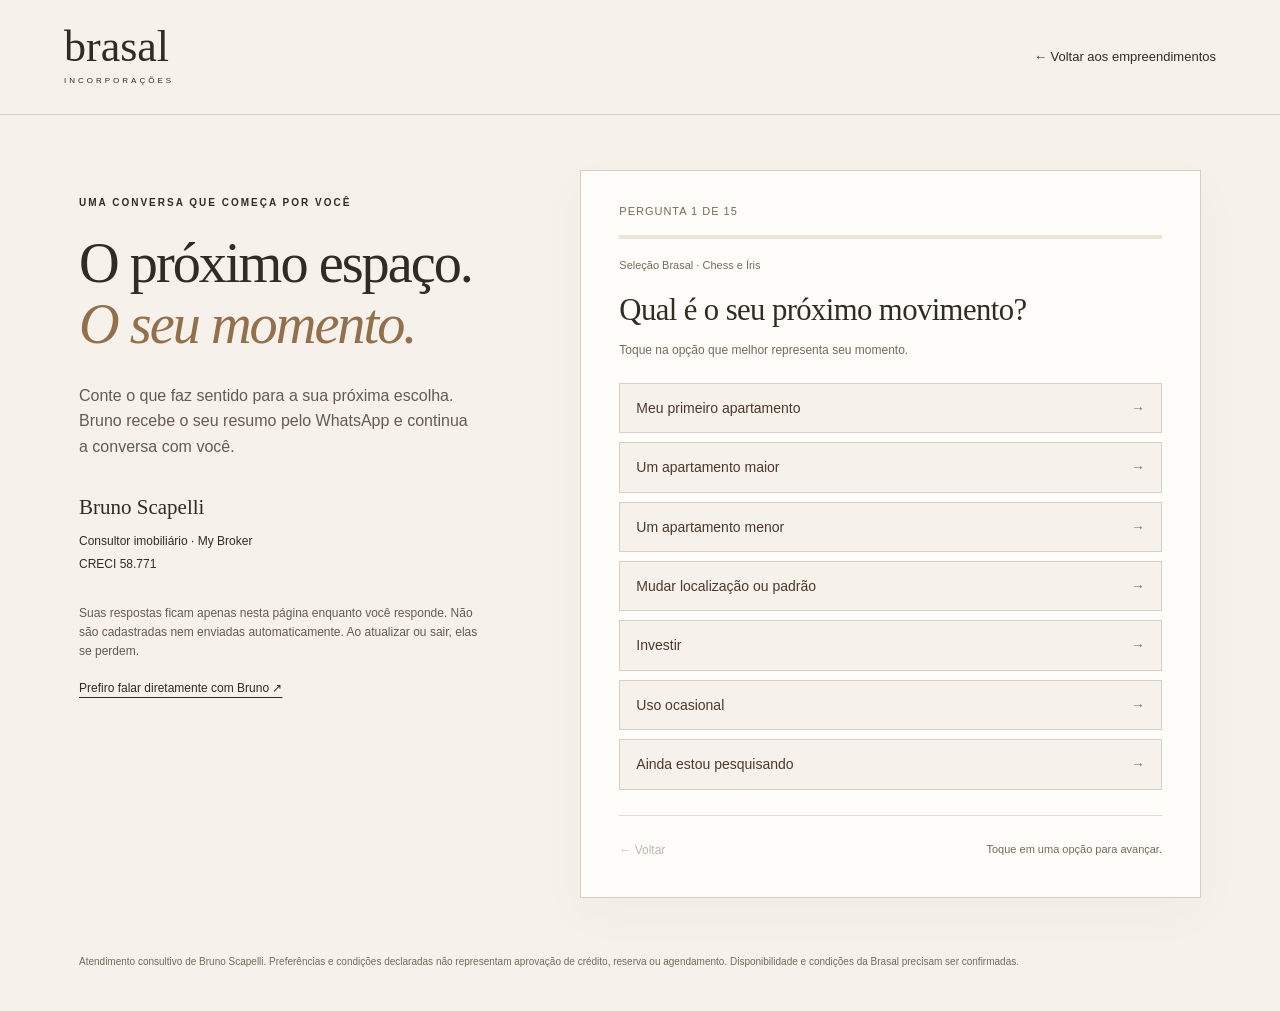
<file: brasal/conversa.html>
<!doctype html><html lang="pt-BR"><head><meta charset="utf-8"><meta name="viewport" content="width=device-width,initial-scale=1"><meta name="robots" content="noindex"><title>Seu próximo apartamento | Bruno Scapelli · Brasal</title><meta name="theme-color" content="#f6f2eb"><link rel="icon" href="favicon.svg"><link rel="stylesheet" href="conversa.css"><script src="conversa.js" defer></script></head><body><header><a class="brand" href="./">brasal<small>INCORPORAÇÕES</small></a><a href="./">← Voltar aos empreendimentos</a></header><main><aside><p class="eyebrow">UMA CONVERSA QUE COMEÇA POR VOCÊ</p><h1>O próximo espaço.<br><em>O seu momento.</em></h1><p>Conte o que faz sentido para a sua próxima escolha. Bruno recebe o seu resumo pelo WhatsApp e continua a conversa com você.</p><div class="advisor">Bruno Scapelli<small>Consultor imobiliário · My Broker<br>CRECI 58.771</small></div><p class="privacy">Suas respostas ficam apenas nesta página enquanto você responde. Não são cadastradas nem enviadas automaticamente. Ao atualizar ou sair, elas se perdem.</p><a id="direct-link" href="https://wa.me/5534998786607?text=Ol%C3%A1%2C%20Bruno.%20Vim%20pela%20p%C3%A1gina%20Brasal%20e%20prefiro%20conversar%20diretamente." target="_blank" rel="noopener noreferrer">Prefiro falar diretamente com Bruno ↗</a></aside><section class="question-card" aria-label="Seu perfil de busca"><div class="progress-top"><span id="step-label">Vamos começar</span><button id="restart" type="button" hidden>Recomeçar</button></div><progress id="progress" max="100" value="0" aria-label="Progresso das perguntas"></progress><p id="context" class="context"></p><div id="screen"></div><nav class="question-nav" aria-label="Navegação das perguntas"><button id="back" type="button" disabled>← Voltar</button><span id="hint">Toque em uma opção para avançar.</span></nav><noscript><p>Ative o JavaScript para responder por botões ou use o link de conversa direta com Bruno.</p></noscript></section></main><footer>Atendimento consultivo de Bruno Scapelli. Preferências e condições declaradas não representam aprovação de crédito, reserva ou agendamento. Disponibilidade e condições da Brasal precisam ser confirmadas.</footer></body></html>
</file>
<file: brasal/styles.css>
:root{--paper:#f6f2eb;--sand:#e9dfd1;--coffee:#49372d;--bronze:#9a7452;--olive:#555b43;--ink:#302b26;--muted:#6f685f;--line:#cfc4b5;--serif:Georgia,'Times New Roman',serif;--sans:'Segoe UI',Arial,sans-serif}*{box-sizing:border-box}html{scroll-behavior:smooth;scroll-padding-top:95px}body{margin:0;background:var(--paper);color:var(--ink);font-family:var(--sans);font-size:16px;line-height:1.7}a{color:inherit;text-decoration:none}button{font:inherit;color:inherit}button,a{-webkit-tap-highlight-color:transparent}button{cursor:pointer}img{display:block;max-width:100%;height:auto}figure,p,h1,h2,h3,dl{margin:0}p+p{margin-top:18px}h1,h2,h3{font-family:var(--serif);font-weight:400;line-height:1.12;letter-spacing:-.035em}h2{font-size:clamp(38px,4.2vw,66px)}h2 em,h1 em{font-weight:400;color:var(--bronze)}ul{padding:0;list-style:none}em{font-family:var(--serif)}button{border:0;background:none}a:focus-visible,button:focus-visible,summary:focus-visible,[tabindex]:focus-visible{outline:3px solid #b87c35;outline-offset:5px}.section-wrap{padding:100px max(6.2vw,24px)}.eyebrow,.section-number{font-size:10px;letter-spacing:.22em;font-weight:600;text-transform:uppercase;color:var(--olive)}.section-number{border-top:1px solid var(--line);padding-top:20px;margin-bottom:55px}.light{color:#e6d9c6}.source-note{font-size:11px;color:var(--muted);line-height:1.65}.header{height:94px;display:flex;align-items:center;justify-content:space-between;gap:32px;padding:0 4.2vw;position:sticky;top:0;z-index:20;background:rgba(246,242,235,.97);border-bottom:1px solid #dfd7ca}.brand{font-family:var(--serif);font-size:32px;line-height:1;letter-spacing:.1em;display:block;color:var(--coffee)}.brand span{display:block;font:8px var(--sans);letter-spacing:.48em;text-align:center;margin-top:7px}.header nav{display:flex;gap:35px;font-size:12px}.header nav a{position:relative}.header nav a:after{content:'';position:absolute;left:0;bottom:-7px;width:0;height:1px;background:var(--bronze);transition:width .2s}.header nav a:hover:after{width:100%}.header-contact{font-size:11px;border:1px solid #bba58b;padding:12px 19px;white-space:nowrap}.header-contact span{margin-left:16px}.menu-toggle{display:none}.mobile-nav{background:var(--paper);position:fixed;top:78px;width:100%;z-index:22;padding:16px 24px;box-shadow:0 14px 20px #302b2617}.mobile-nav a{display:block;padding:12px;border-bottom:1px solid var(--line)}[hidden]{display:none!important}.skip{position:fixed;left:12px;top:-100px;background:white;padding:12px;z-index:100}.skip:focus{top:10px}.hero{position:relative;min-height:690px;height:calc(100svh - 94px);max-height:980px;isolation:isolate;background:#0a233c;color:#fff;overflow:hidden}.hero picture,.hero-image,.hero-shade{position:absolute;inset:0;width:100%;height:100%}.hero-image{object-fit:cover;object-position:center}.hero-shade{background:linear-gradient(90deg,rgba(9,21,28,.88) 0%,rgba(9,21,28,.55) 30%,rgba(9,21,28,0) 70%),linear-gradient(0deg,rgba(9,21,28,.6),transparent 35%);z-index:1}.hero-copy{position:relative;z-index:2;max-width:760px;padding:clamp(100px,13vh,170px) 0 110px 6.2vw}.hero h1{font-size:clamp(48px,5.5vw,88px);margin:28px 0 26px;line-height:1.04}.hero h1 em{color:#d8b995}.hero-copy>p:not(.eyebrow){max-width:350px;font-size:14px;line-height:1.85;color:#e4e4dc}.button{display:inline-flex;justify-content:space-between;gap:32px;align-items:center;padding:15px 22px;min-height:52px;border:1px solid var(--bronze);font-size:12px;transition:background .2s,color .2s}.button-light{background:var(--paper);border-color:var(--paper);color:var(--coffee)}.button:hover{background:var(--sand);color:var(--coffee)}.hero .button{margin-top:32px}.button span{font-size:20px;line-height:1}.hero-bottom{position:absolute;bottom:26px;left:6.2vw;right:4.2vw;z-index:2;display:flex;justify-content:space-between;font-size:9px;color:#e2ded6;letter-spacing:.04em;gap:24px}.intro{padding-top:80px;padding-bottom:70px}.intro-grid{display:grid;grid-template-columns:1.2fr 1fr;gap:9vw}.intro-grid>div{max-width:480px}.intro-grid p{font-size:14px;color:var(--muted)}.intro-grid .lead{font-size:18px;color:var(--coffee);line-height:1.7}.text-link{display:inline-flex;align-items:center;gap:34px;border-bottom:1px solid var(--bronze);padding:7px 0;font-size:12px;text-align:left;line-height:1.5}.text-link:hover{color:var(--bronze)}.intro-grid .text-link{margin-top:24px}.text-link span{font-size:20px}.facts{display:grid;grid-template-columns:repeat(4,1fr);margin:70px 0 22px;border-top:1px solid var(--line);border-bottom:1px solid var(--line);padding:30px 0}.facts>div{padding:0 20px;border-right:1px solid var(--line)}.facts>div:first-child{padding-left:0}.facts>div:last-child{border:0}.facts dt{font-family:var(--serif);font-size:38px;line-height:1.2;color:var(--coffee)}.facts dd{font-size:11px;margin:10px 0 0;color:var(--muted)}.living-section{display:grid;grid-template-columns:1.25fr 1fr;align-items:stretch;background:var(--sand)}.living-image{position:relative;min-height:650px}.living-image img{height:100%;width:100%;object-fit:cover}.living-image figcaption{position:absolute;bottom:15px;left:20px;background:#302b26b3;color:white;padding:3px 8px;font-size:9px}.living-copy{padding:90px 6vw 80px 5vw;align-self:center}.living-copy h2{margin:25px 0 30px;font-size:clamp(36px,3.8vw,58px)}.living-copy p:not(.eyebrow){font-size:13px;max-width:390px;color:#62564a}.living-copy .text-link{margin-top:25px}.spaces{display:grid;grid-template-columns:1.25fr 1fr;gap:50px;align-items:start;padding-top:80px;padding-bottom:90px}.spaces figure:nth-child(2){margin-top:95px}.spaces img{height:310px;width:100%;object-fit:cover}.spaces figure:nth-child(2) img{height:320px}.image-open{position:relative;display:block;padding:0;width:100%;overflow:hidden}.image-open img{transition:transform .7s}.image-open:hover img{transform:scale(1.025)}.image-zoom{position:absolute;right:14px;bottom:14px;display:grid;place-items:center;background:var(--paper);color:var(--coffee);width:36px;height:36px;font-size:21px}.spaces figcaption,.pool figcaption{display:flex;justify-content:space-between;gap:20px;margin-top:17px}.spaces figcaption span,.pool figcaption span{font:23px var(--serif);color:var(--coffee)}figcaption small{font:10px/1.6 var(--sans);color:var(--muted);max-width:175px}.leisure{background:#ede7dd;padding-top:65px}.section-heading{display:flex;justify-content:space-between;align-items:end;gap:8vw;margin-bottom:45px}.section-heading>p{max-width:350px;font-size:13px;color:var(--muted)}.pool img{aspect-ratio:1.95;object-fit:cover;width:100%}.pool figcaption span{font-size:28px}.leisure-pair{display:grid;grid-template-columns:1fr 1fr;gap:28px;margin-top:55px}.leisure-pair img{height:240px;width:100%;object-fit:cover}.leisure-pair figcaption{font:24px var(--serif);margin-top:15px}.leisure-pair small{display:block;margin-top:7px;font-size:10px;max-width:none}.amenity-columns{display:grid;grid-template-columns:repeat(3,1fr);gap:45px;margin-top:55px;padding-top:35px;border-top:1px solid var(--line)}.amenity-columns h3{font-size:25px;color:var(--olive);letter-spacing:-.02em}.amenity-columns ul{margin:18px 0 0}.amenity-columns li{font-size:12px;color:var(--muted);padding:6px 0}.site-plan{border-top:1px solid var(--line);border-bottom:1px solid var(--line);margin-top:35px}.site-plan summary{padding:20px 0}.site-plan figure{max-width:900px;margin:5px auto 25px}.site-plan figcaption{font-size:10px;margin-top:12px;color:var(--muted)}summary{cursor:pointer;display:flex;justify-content:space-between;align-items:center;gap:20px;list-style:none;font-size:13px}summary::-webkit-details-marker{display:none}summary span{font-size:23px;font-weight:300}details[open]>summary span{transform:rotate(45deg)}.plan-tabs{display:flex;gap:5px;border-bottom:1px solid var(--line);overflow:auto;padding-bottom:0}.plan-tabs button{font-size:11px;white-space:nowrap;padding:15px 20px;border-bottom:2px solid transparent}.plan-tabs button[aria-selected=true]{border-color:var(--olive);background:var(--sand);color:var(--coffee);font-weight:600}.plan-panel{display:grid;grid-template-columns:1fr 1.45fr;gap:35px;min-height:560px;padding-top:45px}.plan-info{padding:15px 0;max-width:360px}.plan-info h3{font-size:52px;margin:22px 0 10px}.plan-location{font-size:11px;color:var(--muted)}.plan-info ul{margin:25px 0}.plan-info li{font-size:13px;border-bottom:1px solid #e0d6c7;padding:9px 0}.plan-caveat{font-size:11px;line-height:1.7;color:#615044;border-left:2px solid var(--bronze);padding-left:12px}.plan-info .source-note{margin-top:15px}.plan-info .text-link{margin-top:18px}.plan-images{display:flex;align-items:center;justify-content:center;gap:10px;background:#f1ebe2;min-width:0;padding:20px}.plan-image{max-width:650px;flex:1}.plan-image img{width:100%;height:auto;max-height:550px;object-fit:contain;mix-blend-mode:multiply}.plan-images.dual{flex-wrap:wrap}.plan-images.dual .plan-image{flex-basis:46%;min-width:190px}.plan-images .level-label{text-align:center;display:block;font-size:11px;margin-top:9px}.duplex-story{background:var(--coffee);color:var(--paper);display:grid;grid-template-columns:1.15fr 1fr;align-items:center}.duplex-story>img{height:580px;width:100%;object-fit:cover;object-position:60% center}.duplex-story>div{padding:65px 6vw 65px 5vw}.duplex-story h2{font-size:clamp(38px,3.7vw,56px);margin:23px 0}.duplex-story h2 em{color:#c8a27e}.duplex-story p:not(.eyebrow){font-size:13px;color:#e1d7ca}.duplex-story small{font-size:9px;display:block;margin-top:24px;color:#c6b8a8;line-height:1.7}.duplex-story .text-link{margin-top:22px;color:var(--paper)}.location-grid{display:grid;grid-template-columns:1fr 1.1fr;gap:8vw;align-items:center}.location-grid>div>p{font-size:13px;color:var(--muted);max-width:370px}.location-grid .address{font-size:17px;line-height:1.8;color:var(--coffee);margin:28px 0}.location-grid .source-note{font-size:11px}.location-grid .text-link{margin-top:25px}.location figure{border:1px solid var(--line);padding:14px;background:#f9f6f1}.location figcaption{font-size:9px;margin-top:10px;color:var(--muted)}.clarity{background:#eee8dd;padding-top:65px}.clarity-grid{display:grid;grid-template-columns:1fr 1.1fr;gap:8vw}.clarity-grid>div>p{font-size:13px;max-width:350px;color:var(--muted);margin-top:28px}.clarity h2{font-size:clamp(36px,3.5vw,55px)}.faq details{border-bottom:1px solid var(--line)}.faq details:first-child{border-top:1px solid var(--line)}.faq summary{padding:19px 0;line-height:1.6;font-size:12px}.faq details p{font-size:12px;line-height:1.85;color:#655b50;padding-bottom:18px}.faq details p+p{margin-top:0}.source-download{margin-top:27px;font-size:11px}.contact{background:var(--olive);color:var(--paper);display:grid;grid-template-columns:1.25fr 1fr;gap:10vw;align-items:center}.contact h2{font-size:clamp(44px,4.6vw,72px);margin:25px 0}.contact h2 em{color:#d6c3a8}.contact>div>p:not(.eyebrow){font-size:13px;color:#e4e3d8;max-width:360px}.advisor{border-left:1px solid #9a9e87;padding-left:50px}.advisor .advisor-name{font:32px var(--serif);max-width:none}.advisor>p+p{margin-top:12px;font-size:12px}.advisor .button{margin-top:28px;gap:30px}.advisor small{display:block;font-size:9px;margin-top:12px;color:#d7d8c8}.footer{padding-top:45px;padding-bottom:30px}.footer-top{display:flex;align-items:center;justify-content:space-between;gap:30px;padding-bottom:30px;border-bottom:1px solid var(--line);margin-bottom:22px}.footer .brand{font-size:25px}.footer-top p{font-size:10px;max-width:410px;color:var(--muted)}.footer-top>a:last-child{font-size:10px;white-space:nowrap}.footer>p{font-size:10px;line-height:1.8;color:var(--muted)}.footer>p a{text-decoration:underline}.privacy-note{margin-top:10px!important}dialog{border:0;background:var(--paper);padding:60px 25px 20px;max-width:94vw;max-height:95svh;width:1200px;color:var(--coffee)}dialog::backdrop{background:#17130ee8}dialog figure{display:flex;flex-direction:column;align-items:center}dialog img{max-height:76svh;max-width:100%;object-fit:contain}dialog figcaption{font-size:11px;margin-top:13px;text-align:center}#dialog-close{position:absolute;top:12px;right:20px;padding:5px;font-size:12px;display:flex;gap:25px;align-items:center}#dialog-close span{font-size:27px}body.modal-open{overflow:hidden}
@media(min-width:1700px){.section-wrap{padding-left:max(8vw,calc((100vw - 1450px)/2));padding-right:max(8vw,calc((100vw - 1450px)/2))}}
@media(max-width:1050px){.header{gap:18px}.header nav{gap:20px}.header-contact{font-size:10px;padding:10px 12px}.section-wrap{padding:75px 5vw}.hero-copy{padding-left:5vw}.hero h1{font-size:65px}.intro-grid{gap:45px}.facts dt{font-size:32px}.living-image{min-height:560px}.living-copy{padding:55px 5vw}.spaces{gap:25px}.spaces figcaption{display:block}.spaces figcaption small{display:block;margin-top:10px;max-width:none}.amenity-columns{gap:25px}.plan-tabs button{padding:15px 13px}.plan-panel{grid-template-columns:1fr 1.2fr}.duplex-story>img{height:560px}.duplex-story>div{padding:45px 5vw}.advisor{padding-left:30px}.advisor .button{padding:14px;gap:16px}.footer-top p{max-width:330px}}
@media(max-width:760px){html{scroll-padding-top:82px}.header{height:78px;padding:0 23px}.header nav,.header-contact{display:none}.brand{font-size:28px}.menu-toggle{display:flex;flex-direction:column;gap:6px;padding:14px 3px}.menu-toggle span{display:block;width:27px;height:1px;background:var(--coffee)}.hero{height:calc(93svh - 78px);min-height:650px;max-height:900px}.hero-image{object-position:61% center}.hero-shade{background:linear-gradient(0deg,rgba(5,18,28,.9) 0%,rgba(5,18,28,.55) 43%,rgba(5,18,28,.12) 90%)}.hero-copy{position:absolute;bottom:80px;left:0;padding:0 24px;max-width:100%;width:100%}.hero h1{font-size:clamp(43px,9.5vw,65px);margin:20px 0}.hero-copy>p:not(.eyebrow){max-width:300px;font-size:12px}.hero .button{margin-top:24px;font-size:11px;min-height:48px;padding:12px 18px}.hero-bottom{bottom:20px;left:24px;right:24px;display:block;font-size:8px}.hero-bottom span{display:block;margin-top:4px}.section-wrap{padding:62px 24px}.section-number{margin-bottom:32px;font-size:9px;padding-top:17px}h2{font-size:39px}.intro-grid,.living-section,.location-grid,.clarity-grid,.contact{grid-template-columns:1fr;gap:30px}.intro-grid .lead{font-size:16px}.intro-grid p{font-size:13px}.facts{grid-template-columns:1fr 1fr;margin-top:38px;padding:0}.facts>div{padding:20px!important}.facts>div:nth-child(2){border-right:0}.facts>div:nth-child(-n+2){border-bottom:1px solid var(--line)}.facts>div:nth-child(3){border-right:1px solid var(--line)}.facts dt{font-size:33px}.facts dd{font-size:10px}.source-note{font-size:10px}.living-section{gap:0}.living-image{min-height:0;height:420px}.living-image figcaption{font-size:8px;left:12px;right:12px;bottom:12px;width:fit-content}.living-copy{padding:50px 24px}.living-copy h2{font-size:39px;margin:20px 0}.living-copy p:not(.eyebrow){max-width:none}.spaces{grid-template-columns:1fr;gap:35px;padding-top:45px;padding-bottom:55px}.spaces figure:nth-child(2){margin-top:0}.spaces img{height:auto;aspect-ratio:1.45}.spaces figure:nth-child(2) img{height:auto;aspect-ratio:1.3}.spaces figcaption{display:flex;gap:15px}.spaces figcaption span{font-size:22px}.spaces figcaption small{margin:0;font-size:9px;max-width:135px}.section-heading{display:block;margin-bottom:30px}.section-heading>p{margin-top:22px;font-size:12px;max-width:none}.pool img{aspect-ratio:1.2;object-position:61% center}.pool figcaption{display:block}.pool figcaption span{font-size:24px}.pool figcaption small{display:block;max-width:none;margin-top:8px}.leisure-pair{grid-template-columns:1fr;gap:30px;margin-top:35px}.leisure-pair img{height:auto;aspect-ratio:1.65}.leisure-pair figcaption{font-size:23px}.amenity-columns{grid-template-columns:1fr;gap:23px;margin-top:35px}.amenity-columns h3{font-size:23px}.amenity-columns ul{margin-top:10px;columns:2;column-gap:20px}.amenity-columns li{font-size:11px;break-inside:avoid;padding:5px 0}.site-plan summary{font-size:12px}.plan-tabs{margin-right:-24px;padding-right:24px;scroll-padding-left:10px}.plan-tabs button{padding:13px 17px}.plan-panel{grid-template-columns:1fr;gap:15px;padding-top:25px;min-height:0}.plan-info{max-width:none}.plan-info h3{font-size:46px;margin:15px 0 10px}.plan-info ul{display:grid;grid-template-columns:1fr 1fr;gap:0 15px;margin:20px 0}.plan-info li{font-size:11px}.plan-info .text-link{margin-top:10px}.plan-images{padding:10px;min-height:280px}.plan-image img{max-height:500px}.plan-images.dual{display:block}.plan-images.dual .plan-image{max-width:none;margin-bottom:20px}.plan-images.dual .plan-image img{max-height:380px}.duplex-story{display:block}.duplex-story>img{height:290px;object-position:center}.duplex-story>div{padding:45px 24px}.duplex-story h2{font-size:41px}.duplex-story small{font-size:9px}.location-grid{gap:35px}.location .address{font-size:16px;margin:22px 0}.location-grid>div>p{max-width:none}.location figure{padding:10px}.clarity-grid{gap:35px}.clarity-grid>div>p{margin-top:22px}.clarity h2{font-size:38px}.faq summary{font-size:12px}.contact{gap:35px}.contact h2{font-size:45px}.advisor{padding:30px 0 0;border-left:0;border-top:1px solid #9a9e87}.advisor .advisor-name{font-size:30px}.advisor .button{width:100%;max-width:340px;justify-content:space-between;padding:15px 20px}.footer-top{flex-wrap:wrap;align-items:start;gap:25px}.footer-top p{order:3;flex-basis:100%;max-width:none}.footer-top>a:last-child{margin-left:auto;padding-top:7px}.footer>p{font-size:9px}dialog{padding:58px 12px 18px;max-width:96vw;width:96vw;max-height:94svh}dialog img{max-height:75svh}dialog figcaption{font-size:10px}}
@media(prefers-reduced-motion:reduce){html{scroll-behavior:auto}*,*:before,*:after{transition:none!important;animation:none!important}}
/* Keep the complete façade in the desktop composition; center the tower on narrow screens. */
@media(min-width:761px){.hero-image{object-fit:contain;object-position:right center}.hero{background:#061b31}.hero-shade{background:linear-gradient(90deg,#061b31 0%,rgba(6,27,49,.72) 25%,rgba(6,27,49,0) 65%),linear-gradient(0deg,rgba(6,27,49,.6),transparent 35%)}}
@media(max-width:760px){.hero-image{object-position:50% center}.intro-grid p,.living-copy p:not(.eyebrow),.section-heading>p,.location-grid>div>p,.clarity-grid>div>p,.contact>div>p:not(.eyebrow){font-size:14px}.location-grid .source-note{font-size:11px}}
</file>
<file: brasal/brasal.css>
.brasal-brand{font-size:37px;letter-spacing:-.04em;font-style:normal}.brasal-brand span{font-size:7px;letter-spacing:.3em;margin-top:5px}.brasal-hero{display:grid;grid-template-columns:1.08fr 1fr;min-height:680px;background:var(--coffee);color:var(--paper)}.brasal-hero-copy{padding:95px 4vw 75px 6.2vw;align-self:center}.brasal-hero h1{font-size:clamp(67px,6.6vw,104px);line-height:.98;letter-spacing:-.055em;margin:35px 0 27px}.brasal-hero h1 em{color:#d2b18f}.hero-subtitle{font:24px/1.4 var(--serif);color:#f0e5d7;max-width:390px}.hero-description{font-size:13px;color:#d2c5b7;line-height:1.9;max-width:345px;margin-top:20px}.brasal-hero .button{margin-top:28px;min-width:270px}.hero-signature{font-size:9px;letter-spacing:.06em;color:#c8b9a8;margin-top:40px}.brasal-hero-image{position:relative;min-width:0;background:#0a1e35;overflow:hidden}.brasal-hero-image>img{width:100%;height:100%;object-fit:cover;object-position:center}.brasal-hero-image>figcaption{position:absolute;top:20px;right:20px;font-size:9px;color:white;background:#17202a80;padding:4px 8px}.hero-offer{position:absolute;bottom:35px;left:35px;background:var(--paper);color:var(--coffee);padding:22px 30px;min-width:245px;box-shadow:0 15px 30px #1113}.hero-offer small{font-size:8px;letter-spacing:.2em;display:block}.hero-offer strong{font:43px/1.2 var(--serif);display:block;margin:10px 0 6px}.hero-offer span{font-size:10px}.campaign-strip{display:flex;justify-content:space-between;gap:20px;flex-wrap:wrap;padding:22px 6.2vw;border-bottom:1px solid var(--line);font-size:9px;letter-spacing:.2em;color:var(--olive)}.opportunities{padding-top:75px}.opportunities .section-heading h2{font-size:clamp(38px,4vw,62px)}.offer-grid{display:grid;grid-template-columns:1fr 1fr;gap:30px}.offer-card{padding:35px;background:#eee6da;border:1px solid #d7c9b8;display:flex;flex-direction:column}.offer-top{display:flex;justify-content:space-between;gap:15px;flex-wrap:wrap}.offer-top .eyebrow{font-size:8px;letter-spacing:.15em}.offer-tag{font-size:8px;letter-spacing:.08em;background:#d7c5ac;padding:5px 8px;color:var(--coffee)}.offer-card h3{font-size:45px;margin:35px 0 10px}.offer-card h3 em{color:var(--bronze)}.offer-specs{font-size:12px;color:#6c6052}.offer-specs span{margin:0 8px}.offer-price{border-top:1px solid #cbbba5;margin-top:25px;padding-top:23px}.offer-price del{font-size:12px;color:#786b5b}.offer-price p{font:clamp(35px,3.4vw,53px)/1.2 var(--serif);margin-top:8px;color:var(--coffee);letter-spacing:-.04em}.offer-price small{font:11px var(--sans);letter-spacing:0;margin-left:4px;white-space:nowrap}.offer-metrics{display:grid;grid-template-columns:1fr 1fr;gap:20px;margin:25px 0 30px}.offer-metrics>div{border-left:1px solid #baa78d;padding-left:15px}.offer-metrics strong{display:block;font:23px var(--serif)}.offer-metrics span{display:block;font-size:9px;color:#756756;line-height:1.6;margin-top:7px}.button-coffee{background:var(--coffee);color:var(--paper);border-color:var(--coffee);margin-top:auto;align-self:start}.feature-offer{background:var(--coffee);color:var(--paper);border-color:var(--coffee)}.feature-offer .eyebrow{color:#d9c6ab}.feature-offer h3 em{color:#d9b88e}.feature-offer .offer-specs,.feature-offer .offer-price del,.feature-offer .offer-metrics span{color:#d1c4b2}.feature-offer .offer-price{border-color:#796450}.feature-offer .offer-price p{color:var(--paper)}.feature-offer .button{background:var(--paper);color:var(--coffee);border-color:var(--paper)}.offers-note{margin-top:23px;max-width:1060px}.included{display:grid;grid-template-columns:1fr 1.5fr;gap:60px;border-top:1px solid var(--line);padding-top:40px;margin-top:45px}.included h3{font-size:33px;margin-top:20px}.included h3 em{color:var(--bronze)}.included ul{display:grid;grid-template-columns:1fr 1fr;gap:10px 25px;margin:0;align-content:center}.included li{font-size:12px;border-bottom:1px solid #d9cebf;padding:12px 0 12px 18px;position:relative}.included li:before{content:'✓';position:absolute;left:0;color:var(--olive);font-size:11px}.video-story{background:var(--sand);display:grid;grid-template-columns:.9fr 1.2fr;align-items:center;gap:8vw;padding:70px 10vw}.video-frame{max-width:340px;justify-self:center;width:100%;box-shadow:0 25px 45px #49372d2e;background:#2d251d}.video-frame video{width:100%;aspect-ratio:9/16;display:block;max-height:620px;object-fit:contain}.video-copy h2{font-size:clamp(42px,4.3vw,64px);margin:25px 0 30px}.video-copy>p:not(.eyebrow){font-size:14px;color:#6a5c4e;max-width:440px}.video-copy .text-link{margin-top:25px}.video-copy .source-note{margin-top:25px;font-size:10px!important}.development-grid{display:grid;grid-template-columns:repeat(3,1fr);gap:30px}.development-grid figure{height:390px;position:relative;background:#ede8df;overflow:hidden}.development-grid figure img{height:100%;width:100%;object-fit:cover;object-position:center}.development-grid article:nth-child(3) figure img{object-fit:contain;background:#fff}.development-grid figcaption{position:absolute;bottom:10px;left:10px;right:10px;background:#29211bbd;color:#fff;font-size:8px;padding:4px 7px;width:fit-content}.development-grid article>div{padding-top:25px}.development-grid .eyebrow{font-size:9px}.development-grid h3{font-size:32px;margin:20px 0}.development-grid h3 em{color:var(--bronze)}.development-grid p:not(.eyebrow){font-size:12px;color:var(--muted)}.development-grid .text-link{margin-top:18px;font-size:11px;gap:20px}.amenities-story{display:grid;grid-template-columns:1.4fr 1fr;gap:65px;align-items:center;padding-top:15px;padding-bottom:80px}.amenities-story figure img{width:100%;aspect-ratio:1.45;object-fit:cover}.amenities-story figcaption{font-size:9px;color:var(--muted);margin-top:10px}.amenities-story h2{font-size:clamp(35px,3.2vw,50px);margin:25px 0}.amenities-story p:not(.eyebrow){font-size:13px;color:var(--muted)}.amenities-story .source-note{font-size:10px!important}.amenities-story .text-link{margin-top:20px}.inventory-section{background:#ede7dd}.inventory-controls{display:grid;grid-template-columns:1.2fr .7fr 1fr;gap:25px;margin:30px 0}.inventory-controls label{font-size:10px;letter-spacing:.08em;color:var(--muted)}.inventory-controls select,.inventory-controls input{display:block;font:13px var(--sans);width:100%;margin-top:8px;padding:14px 12px;background:var(--paper);border:1px solid var(--line);color:var(--coffee);border-radius:0;min-height:46px}.inventory-controls select:focus,.inventory-controls input:focus{outline:2px solid var(--bronze);outline-offset:2px}.table-scroll{overflow:auto}.inventory-table,.finance-table{border-collapse:collapse;width:100%;text-align:left}.inventory-table{min-width:740px}.inventory-table caption{text-align:left;padding:12px 0 18px;font-size:11px;color:var(--muted)}.inventory-table th{font-size:9px;font-weight:600;text-transform:uppercase;letter-spacing:.06em;border-bottom:1px solid #9d8c76;padding:15px 14px 15px 0}.inventory-table td{font-size:11px;border-bottom:1px solid var(--line);padding:19px 14px 19px 0;white-space:nowrap}.inventory-table td:nth-child(3){font-size:10px;text-transform:capitalize;white-space:normal;max-width:150px}.inventory-table td:nth-child(4){font-weight:600}.inventory-table td a{color:var(--olive);text-decoration:underline;text-underline-offset:4px}.inventory-section>.source-note{margin-top:25px}.inventory-section #more-units{margin-top:25px}.financing{padding-bottom:75px}.finance-grid{display:grid;grid-template-columns:1.3fr 1fr;gap:70px;margin-top:30px}.finance-grid h3{font-size:29px;color:var(--coffee);margin-bottom:25px}.finance-table caption{text-align:left;color:var(--muted);font-size:10px;padding-bottom:15px}.finance-table th{font-size:9px;border-bottom:1px solid var(--line);padding:10px 16px 10px 0}.finance-table td{font-size:12px;padding:18px 16px 18px 0;border-bottom:1px solid var(--line)}.finance-table td:nth-child(2){color:var(--olive);font-weight:600}.finance-table-wrap>.source-note{margin-top:20px}.negotiation dl>div{padding:0 0 20px;margin:0 0 17px;border-bottom:1px solid var(--line)}.negotiation dt{font:21px var(--serif);color:var(--olive)}.negotiation dd{font-size:12px;color:var(--muted);margin:10px 0 0}.finance-callout{background:var(--sand);border-left:3px solid var(--bronze);padding:28px 33px;margin-top:40px;display:grid;grid-template-columns:1.7fr 1fr;gap:50px;align-items:center}.finance-callout p{font-size:11px;color:#655645}.finance-callout .text-link{justify-self:end;white-space:nowrap}.value-section{background:var(--coffee);color:var(--paper)}.value-section .section-number{color:#d0b995;border-color:#7b6753}.value-heading{display:grid;grid-template-columns:1.2fr 1fr;gap:80px;align-items:end}.value-heading .eyebrow{color:#d0b995}.value-heading h2{margin-top:25px}.value-heading h2 em{color:#d2b18f}.value-heading>p{font-size:13px;color:#d7c9b9;max-width:400px}.value-grid{display:grid;grid-template-columns:1fr 1fr;gap:80px;margin-top:55px}.value-summary{padding-top:10px}.value-summary>div{border-top:1px solid #806d57;padding:25px 0 30px}.value-summary>div>span{font-size:11px;color:#d7c5b0}.value-summary strong{display:block;font:45px var(--serif);margin:15px 0;color:#f6f2eb;letter-spacing:-.04em}.value-summary strong small{font:10px var(--sans);display:block;margin-top:10px;letter-spacing:0;color:#d4c2ab}.value-summary p{font-size:12px;max-width:350px;color:#d7c9b9}.comparison-context{background:#5b4737;padding:30px}.comparison-context h3{font-size:29px}.comparison-context h3 em{color:#d6b995}.comparison-context>p{font-size:11px;color:#e2d4c1;margin-top:20px}.reference-row{border-top:1px solid #96806a;padding:20px 0 0;margin-top:20px}.reference-row strong{display:block;font-size:11px;font-weight:500}.reference-row>span{font:25px var(--serif);display:block;margin-top:8px;color:#e7cba8;line-height:1.35}.reference-row p{font-size:10px;color:#d1bfa8;margin-top:9px}.comparison-context>.source-note{font-size:9px;line-height:1.8}.methodology{margin-top:40px;border-top:1px solid #806d57;border-bottom:1px solid #806d57}.methodology summary{padding:19px 0;color:#ead8bf;font-size:11px}.methodology p{font-size:11px;color:#d4c4b0;margin:0 0 17px;line-height:1.9}.methodology a{text-decoration:underline;text-underline-offset:3px}.location-brasal .section-number{margin-bottom:45px}.location-brasal .location-grid>div>p{margin-top:25px}.addresses>div+div{margin-top:35px;padding-top:30px;border-top:1px solid var(--line)}.addresses h3{font-size:26px;margin:15px 0}.addresses .text-link{margin-top:8px}.addresses .eyebrow{font-size:9px}.location-brasal .source-note{font-size:10px!important}.contact{background:var(--olive)}.footer p{max-width:none}
@media(max-width:1050px){.header nav{gap:18px}.header nav a{font-size:10px}.brasal-hero-copy{padding:70px 4vw 60px 5vw}.brasal-hero h1{font-size:77px}.brasal-hero{min-height:650px}.hero-subtitle{font-size:21px}.offer-card{padding:27px}.offer-price p{font-size:40px}.offer-metrics strong{font-size:22px}.included{gap:35px}.video-story{padding:65px 7vw;gap:7vw}.development-grid{gap:22px}.development-grid h3{font-size:28px}.development-grid figure{height:330px}.amenities-story{gap:35px}.finance-grid{gap:40px}.finance-callout{gap:30px}.value-heading,.value-grid{gap:40px}.comparison-context{padding:25px}.value-summary strong{font-size:39px}}
@media(max-width:760px){.brasal-brand{font-size:34px}.brasal-brand span{font-size:6px}.brasal-hero{grid-template-columns:1fr;min-height:0}.brasal-hero-copy{padding:58px 24px 45px}.brasal-hero h1{font-size:68px;margin:25px 0}.hero-subtitle{font-size:23px}.hero-description{font-size:13px;max-width:340px}.hero-signature{margin-top:25px;font-size:9px}.brasal-hero-image{height:460px}.brasal-hero-image>img{object-fit:cover;object-position:center 52%}.hero-offer{bottom:22px;left:24px;padding:18px 22px;min-width:225px}.hero-offer strong{font-size:38px}.hero-offer small{font-size:8px}.hero-offer span{font-size:10px}.brasal-hero-image>figcaption{top:13px;right:13px;font-size:8px}.campaign-strip{padding:20px 24px;display:grid;grid-template-columns:1fr 1fr;font-size:8px;gap:13px 20px}.opportunities .section-heading h2{font-size:38px}.offer-grid{grid-template-columns:1fr;gap:25px}.offer-card{padding:27px 23px}.offer-top{gap:10px}.offer-card h3{font-size:42px;margin-top:28px}.offer-specs{font-size:12px}.offer-price p{font-size:41px}.offer-price small{font-size:11px}.offer-metrics{gap:15px}.offer-metrics strong{font-size:23px}.offer-metrics span{font-size:9px}.offer-card .button{width:100%;justify-content:space-between;font-size:11px}.included{grid-template-columns:1fr;gap:25px;margin-top:35px;padding-top:30px}.included h3{font-size:31px;margin-top:17px}.included ul{gap:0 17px}.included li{font-size:11px;line-height:1.65}.offers-note{font-size:10px}.video-story{display:flex;flex-direction:column;padding:50px 24px;gap:40px}.video-frame{max-width:310px}.video-copy h2{font-size:41px;margin:20px 0}.video-copy>p:not(.eyebrow){font-size:14px;max-width:none}.video-copy .source-note{font-size:10px!important}.development-grid{grid-template-columns:1fr;gap:45px}.development-grid figure{height:380px}.development-grid figure img{object-fit:contain;background:#dfd8cc}.development-grid article:nth-child(3) figure img{object-fit:cover;object-position:center 70%}.development-grid article>div{padding-top:22px}.development-grid h3{font-size:34px;margin:17px 0}.development-grid p:not(.eyebrow){font-size:13px}.amenities-story{grid-template-columns:1fr;gap:35px;padding-top:0}.amenities-story figure img{aspect-ratio:1.25}.amenities-story h2{font-size:38px}.amenities-story p:not(.eyebrow){font-size:14px}.inventory-controls{grid-template-columns:1.3fr 1fr;gap:17px}.inventory-controls label:last-child{grid-column:1/-1}.inventory-controls select,.inventory-controls input{font-size:13px;padding:13px 10px}.inventory-table{min-width:680px}.inventory-table td{font-size:10px}.inventory-table th{font-size:8px}.inventory-table caption{font-size:10px}.inventory-section>.source-note{font-size:10px}.finance-grid{grid-template-columns:1fr;gap:40px}.finance-table td{font-size:11px;padding:17px 10px 17px 0}.finance-grid h3{font-size:27px}.finance-callout{grid-template-columns:1fr;padding:25px 22px;gap:20px}.finance-callout .text-link{justify-self:start}.negotiation dd{font-size:13px}.value-heading,.value-grid{grid-template-columns:1fr;gap:30px}.value-heading h2{font-size:40px;margin-top:20px}.value-heading>p{font-size:13px;max-width:none}.value-grid{margin-top:35px}.value-summary strong{font-size:43px}.value-summary p{font-size:12px}.comparison-context{padding:25px 22px}.comparison-context h3{font-size:29px}.comparison-context>p{font-size:12px}.reference-row>span{font-size:25px}.reference-row p{font-size:10px}.value-section .section-number{font-size:9px}.methodology p{font-size:10px}.location-brasal .section-number{margin-bottom:30px}.addresses h3{font-size:27px}.addresses .eyebrow{font-size:9px}.contact h2{font-size:43px}.header-contact{display:none}.financing .section-heading h2{font-size:38px}}
@media(min-width:761px){.brasal-hero{height:calc(100svh - 94px);min-height:690px;max-height:850px}.brasal-hero-image>img{position:absolute;inset:0}.brasal-hero-copy{padding-top:65px;padding-bottom:50px}.brasal-hero h1{font-size:clamp(64px,6vw,92px);margin-top:26px;margin-bottom:22px}.hero-subtitle{font-size:21px}.hero-signature{margin-top:25px}}
@media(max-width:760px){.brasal-hero{display:block;position:relative;min-height:760px;height:calc(100svh - 78px);max-height:900px;isolation:isolate;overflow:hidden}.brasal-hero-copy{position:relative;z-index:2;padding:135px 24px 40px}.brasal-hero-image{position:absolute;inset:0;height:100%;z-index:-1}.brasal-hero-image:after{content:'';position:absolute;inset:0;background:linear-gradient(180deg,rgba(35,27,22,.25),rgba(35,27,22,.78) 30%,rgba(35,27,22,.95))}.brasal-hero-image>img{height:100%;object-fit:cover;object-position:center 30%}.brasal-hero-image>figcaption{z-index:1}.hero-offer{display:none}.brasal-hero h1{font-size:57px;letter-spacing:-.055em}.brasal-hero .hero-subtitle{font-size:21px;max-width:320px}.brasal-hero .hero-description{font-size:13px;max-width:315px}.hero-signature{font-size:9px;color:#d7c9b9}}
@media(min-width:761px) and (max-width:1050px){.brasal-hero h1{font-size:clamp(50px,5.8vw,64px)}.brasal-hero-copy{padding-top:50px;padding-bottom:40px}.hero-subtitle{font-size:20px}.hero-description{font-size:12px}}
@media(max-width:760px){.brasal-hero h1{font-size:clamp(47px,14.6vw,57px)}}
@media(min-width:761px){.brasal-hero-image>img{object-position:center top}.brasal-hero-copy{padding-top:50px;padding-bottom:40px}.hero-subtitle{max-width:430px}}
.offer-condition{padding:25px 0 30px;border-top:1px solid #cbbba5;margin-top:25px}.offer-condition>strong{font:64px/.95 var(--serif);display:block;color:var(--coffee);letter-spacing:-.04em}.offer-condition>span{font-size:10px;display:block;color:var(--muted);margin-top:12px}.offer-condition>p{font-size:12px;margin-top:20px}.feature-offer .offer-condition{border-color:#826c54}.feature-offer .offer-condition>strong{color:var(--paper)}.feature-offer .offer-condition>span{color:#d4c2ac}.gallery-section{background:#ede7dd}.gallery-tabs{display:flex;gap:10px;margin-bottom:25px;border-bottom:1px solid var(--line);overflow:auto}.gallery-tabs button{padding:15px 25px;font-size:12px;white-space:nowrap;border-bottom:2px solid transparent}.gallery-tabs button[aria-selected=true]{background:var(--sand);border-color:var(--olive);color:var(--coffee)}.gallery-description{font-size:12px;color:var(--muted);max-width:800px;margin-bottom:25px}.gallery-main{margin:0}.gallery-main>button{display:block;padding:0;position:relative;width:100%;background:#e2d8ca;height:560px}.gallery-main img{width:100%;height:100%;object-fit:contain}.gallery-main button>span{position:absolute;right:18px;bottom:18px;background:var(--paper);padding:8px 15px;font-size:11px;box-shadow:0 2px 12px #0002}.gallery-main figcaption{font-size:10px;color:var(--muted);margin-top:12px}.gallery-thumbnails{display:grid;grid-template-columns:repeat(6,1fr);gap:12px;margin:25px 0 30px}.gallery-thumbnails button{padding:3px;border:1px solid transparent;background:#e5ddcf}.gallery-thumbnails button[aria-pressed=true]{border-color:var(--coffee)}.gallery-thumbnails img{width:100%;height:105px;object-fit:cover}.gallery-section>.source-note{max-width:1000px}.direct-grid{display:grid;grid-template-columns:repeat(3,1fr);gap:45px}.direct-grid article{padding-top:25px;border-top:1px solid var(--line)}.direct-number{font-size:11px;letter-spacing:.12em;color:var(--bronze)}.direct-grid h3{font-size:28px;margin:20px 0}.direct-grid p{font-size:13px;color:var(--muted)}.direct-callout{margin-top:50px;background:var(--sand);padding:35px 40px;display:flex;justify-content:space-between;align-items:center;gap:40px}.direct-callout h3{font-size:35px;margin-top:18px}.direct-callout h3 em{color:var(--bronze)}.direct-callout .button{margin:0;white-space:nowrap}.direct-purchase>.source-note{margin-top:25px}#gallery-close{position:absolute;right:20px;top:15px;font-size:13px;padding:7px}#gallery-dialog img{max-height:68svh}.gallery-dialog-nav{display:flex;align-items:center;justify-content:center;gap:35px;margin-top:15px;font-size:11px}.gallery-dialog-nav button{border:1px solid var(--line);padding:8px 15px}.gallery-dialog-nav button:hover{background:var(--sand)}
@media(max-width:760px){.offer-condition>strong{font-size:60px}.offer-tag{font-size:7px}.gallery-tabs{gap:0}.gallery-tabs button{padding:14px 17px;font-size:11px}.gallery-main>button{height:360px}.gallery-main button>span{right:10px;bottom:10px;padding:7px 10px;font-size:10px}.gallery-thumbnails{grid-template-columns:repeat(3,1fr);gap:9px;margin:20px 0}.gallery-thumbnails img{height:80px}.gallery-description{font-size:12px}.gallery-main figcaption{font-size:9px}.direct-grid{grid-template-columns:1fr;gap:25px}.direct-grid h3{margin:15px 0;font-size:28px}.direct-grid p{font-size:14px}.direct-callout{display:block;padding:28px 22px;margin-top:35px}.direct-callout h3{font-size:31px;margin-bottom:25px}.direct-callout .button{font-size:11px;width:100%;white-space:normal;gap:15px}.direct-callout .eyebrow{font-size:8px}.gallery-dialog-nav{gap:15px;font-size:10px}.gallery-dialog-nav button{padding:8px 10px}}
.offer-saving{display:inline-block;background:var(--olive);color:#fff;padding:9px 13px;font-size:14px;margin:4px 0 10px}.discount-note{display:block;font-size:11px;margin-bottom:24px;color:var(--muted)}.feature-offer .offer-saving{background:#d9b88e;color:var(--coffee)}.feature-offer .discount-note{color:#d1c4b2}.offer-condition{padding-bottom:0!important;margin-bottom:0!important}.offer-price{margin-bottom:20px}.offer-card .offer-condition>strong{font-size:50px}.offer-card .offer-price p{white-space:nowrap;font-size:clamp(34px,3.3vw,51px)}
.offer-m2{padding:12px 0 20px;border-top:1px solid #cbbba5}.offer-m2 strong{display:block;font:27px Georgia,serif}.offer-m2 span{font-size:10px;line-height:1.6;display:block;max-width:280px;margin-top:7px;color:#756756}.feature-offer .offer-m2{border-color:#796450}.feature-offer .offer-m2 span{color:#d1c4b2}
</file>
<file: brasalincorporaçoes/styles.css>
:root{--paper:#f6f2eb;--sand:#e9dfd1;--coffee:#49372d;--bronze:#9a7452;--olive:#555b43;--ink:#302b26;--muted:#6f685f;--line:#cfc4b5;--serif:Georgia,'Times New Roman',serif;--sans:'Segoe UI',Arial,sans-serif}*{box-sizing:border-box}html{scroll-behavior:smooth;scroll-padding-top:95px}body{margin:0;background:var(--paper);color:var(--ink);font-family:var(--sans);font-size:16px;line-height:1.7}a{color:inherit;text-decoration:none}button{font:inherit;color:inherit}button,a{-webkit-tap-highlight-color:transparent}button{cursor:pointer}img{display:block;max-width:100%;height:auto}figure,p,h1,h2,h3,dl{margin:0}p+p{margin-top:18px}h1,h2,h3{font-family:var(--serif);font-weight:400;line-height:1.12;letter-spacing:-.035em}h2{font-size:clamp(38px,4.2vw,66px)}h2 em,h1 em{font-weight:400;color:var(--bronze)}ul{padding:0;list-style:none}em{font-family:var(--serif)}button{border:0;background:none}a:focus-visible,button:focus-visible,summary:focus-visible,[tabindex]:focus-visible{outline:3px solid #b87c35;outline-offset:5px}.section-wrap{padding:100px max(6.2vw,24px)}.eyebrow,.section-number{font-size:10px;letter-spacing:.22em;font-weight:600;text-transform:uppercase;color:var(--olive)}.section-number{border-top:1px solid var(--line);padding-top:20px;margin-bottom:55px}.light{color:#e6d9c6}.source-note{font-size:11px;color:var(--muted);line-height:1.65}.header{height:94px;display:flex;align-items:center;justify-content:space-between;gap:32px;padding:0 4.2vw;position:sticky;top:0;z-index:20;background:rgba(246,242,235,.97);border-bottom:1px solid #dfd7ca}.brand{font-family:var(--serif);font-size:32px;line-height:1;letter-spacing:.1em;display:block;color:var(--coffee)}.brand span{display:block;font:8px var(--sans);letter-spacing:.48em;text-align:center;margin-top:7px}.header nav{display:flex;gap:35px;font-size:12px}.header nav a{position:relative}.header nav a:after{content:'';position:absolute;left:0;bottom:-7px;width:0;height:1px;background:var(--bronze);transition:width .2s}.header nav a:hover:after{width:100%}.header-contact{font-size:11px;border:1px solid #bba58b;padding:12px 19px;white-space:nowrap}.header-contact span{margin-left:16px}.menu-toggle{display:none}.mobile-nav{background:var(--paper);position:fixed;top:78px;width:100%;z-index:22;padding:16px 24px;box-shadow:0 14px 20px #302b2617}.mobile-nav a{display:block;padding:12px;border-bottom:1px solid var(--line)}[hidden]{display:none!important}.skip{position:fixed;left:12px;top:-100px;background:white;padding:12px;z-index:100}.skip:focus{top:10px}.hero{position:relative;min-height:690px;height:calc(100svh - 94px);max-height:980px;isolation:isolate;background:#0a233c;color:#fff;overflow:hidden}.hero picture,.hero-image,.hero-shade{position:absolute;inset:0;width:100%;height:100%}.hero-image{object-fit:cover;object-position:center}.hero-shade{background:linear-gradient(90deg,rgba(9,21,28,.88) 0%,rgba(9,21,28,.55) 30%,rgba(9,21,28,0) 70%),linear-gradient(0deg,rgba(9,21,28,.6),transparent 35%);z-index:1}.hero-copy{position:relative;z-index:2;max-width:760px;padding:clamp(100px,13vh,170px) 0 110px 6.2vw}.hero h1{font-size:clamp(48px,5.5vw,88px);margin:28px 0 26px;line-height:1.04}.hero h1 em{color:#d8b995}.hero-copy>p:not(.eyebrow){max-width:350px;font-size:14px;line-height:1.85;color:#e4e4dc}.button{display:inline-flex;justify-content:space-between;gap:32px;align-items:center;padding:15px 22px;min-height:52px;border:1px solid var(--bronze);font-size:12px;transition:background .2s,color .2s}.button-light{background:var(--paper);border-color:var(--paper);color:var(--coffee)}.button:hover{background:var(--sand);color:var(--coffee)}.hero .button{margin-top:32px}.button span{font-size:20px;line-height:1}.hero-bottom{position:absolute;bottom:26px;left:6.2vw;right:4.2vw;z-index:2;display:flex;justify-content:space-between;font-size:9px;color:#e2ded6;letter-spacing:.04em;gap:24px}.intro{padding-top:80px;padding-bottom:70px}.intro-grid{display:grid;grid-template-columns:1.2fr 1fr;gap:9vw}.intro-grid>div{max-width:480px}.intro-grid p{font-size:14px;color:var(--muted)}.intro-grid .lead{font-size:18px;color:var(--coffee);line-height:1.7}.text-link{display:inline-flex;align-items:center;gap:34px;border-bottom:1px solid var(--bronze);padding:7px 0;font-size:12px;text-align:left;line-height:1.5}.text-link:hover{color:var(--bronze)}.intro-grid .text-link{margin-top:24px}.text-link span{font-size:20px}.facts{display:grid;grid-template-columns:repeat(4,1fr);margin:70px 0 22px;border-top:1px solid var(--line);border-bottom:1px solid var(--line);padding:30px 0}.facts>div{padding:0 20px;border-right:1px solid var(--line)}.facts>div:first-child{padding-left:0}.facts>div:last-child{border:0}.facts dt{font-family:var(--serif);font-size:38px;line-height:1.2;color:var(--coffee)}.facts dd{font-size:11px;margin:10px 0 0;color:var(--muted)}.living-section{display:grid;grid-template-columns:1.25fr 1fr;align-items:stretch;background:var(--sand)}.living-image{position:relative;min-height:650px}.living-image img{height:100%;width:100%;object-fit:cover}.living-image figcaption{position:absolute;bottom:15px;left:20px;background:#302b26b3;color:white;padding:3px 8px;font-size:9px}.living-copy{padding:90px 6vw 80px 5vw;align-self:center}.living-copy h2{margin:25px 0 30px;font-size:clamp(36px,3.8vw,58px)}.living-copy p:not(.eyebrow){font-size:13px;max-width:390px;color:#62564a}.living-copy .text-link{margin-top:25px}.spaces{display:grid;grid-template-columns:1.25fr 1fr;gap:50px;align-items:start;padding-top:80px;padding-bottom:90px}.spaces figure:nth-child(2){margin-top:95px}.spaces img{height:310px;width:100%;object-fit:cover}.spaces figure:nth-child(2) img{height:320px}.image-open{position:relative;display:block;padding:0;width:100%;overflow:hidden}.image-open img{transition:transform .7s}.image-open:hover img{transform:scale(1.025)}.image-zoom{position:absolute;right:14px;bottom:14px;display:grid;place-items:center;background:var(--paper);color:var(--coffee);width:36px;height:36px;font-size:21px}.spaces figcaption,.pool figcaption{display:flex;justify-content:space-between;gap:20px;margin-top:17px}.spaces figcaption span,.pool figcaption span{font:23px var(--serif);color:var(--coffee)}figcaption small{font:10px/1.6 var(--sans);color:var(--muted);max-width:175px}.leisure{background:#ede7dd;padding-top:65px}.section-heading{display:flex;justify-content:space-between;align-items:end;gap:8vw;margin-bottom:45px}.section-heading>p{max-width:350px;font-size:13px;color:var(--muted)}.pool img{aspect-ratio:1.95;object-fit:cover;width:100%}.pool figcaption span{font-size:28px}.leisure-pair{display:grid;grid-template-columns:1fr 1fr;gap:28px;margin-top:55px}.leisure-pair img{height:240px;width:100%;object-fit:cover}.leisure-pair figcaption{font:24px var(--serif);margin-top:15px}.leisure-pair small{display:block;margin-top:7px;font-size:10px;max-width:none}.amenity-columns{display:grid;grid-template-columns:repeat(3,1fr);gap:45px;margin-top:55px;padding-top:35px;border-top:1px solid var(--line)}.amenity-columns h3{font-size:25px;color:var(--olive);letter-spacing:-.02em}.amenity-columns ul{margin:18px 0 0}.amenity-columns li{font-size:12px;color:var(--muted);padding:6px 0}.site-plan{border-top:1px solid var(--line);border-bottom:1px solid var(--line);margin-top:35px}.site-plan summary{padding:20px 0}.site-plan figure{max-width:900px;margin:5px auto 25px}.site-plan figcaption{font-size:10px;margin-top:12px;color:var(--muted)}summary{cursor:pointer;display:flex;justify-content:space-between;align-items:center;gap:20px;list-style:none;font-size:13px}summary::-webkit-details-marker{display:none}summary span{font-size:23px;font-weight:300}details[open]>summary span{transform:rotate(45deg)}.plan-tabs{display:flex;gap:5px;border-bottom:1px solid var(--line);overflow:auto;padding-bottom:0}.plan-tabs button{font-size:11px;white-space:nowrap;padding:15px 20px;border-bottom:2px solid transparent}.plan-tabs button[aria-selected=true]{border-color:var(--olive);background:var(--sand);color:var(--coffee);font-weight:600}.plan-panel{display:grid;grid-template-columns:1fr 1.45fr;gap:35px;min-height:560px;padding-top:45px}.plan-info{padding:15px 0;max-width:360px}.plan-info h3{font-size:52px;margin:22px 0 10px}.plan-location{font-size:11px;color:var(--muted)}.plan-info ul{margin:25px 0}.plan-info li{font-size:13px;border-bottom:1px solid #e0d6c7;padding:9px 0}.plan-caveat{font-size:11px;line-height:1.7;color:#615044;border-left:2px solid var(--bronze);padding-left:12px}.plan-info .source-note{margin-top:15px}.plan-info .text-link{margin-top:18px}.plan-images{display:flex;align-items:center;justify-content:center;gap:10px;background:#f1ebe2;min-width:0;padding:20px}.plan-image{max-width:650px;flex:1}.plan-image img{width:100%;height:auto;max-height:550px;object-fit:contain;mix-blend-mode:multiply}.plan-images.dual{flex-wrap:wrap}.plan-images.dual .plan-image{flex-basis:46%;min-width:190px}.plan-images .level-label{text-align:center;display:block;font-size:11px;margin-top:9px}.duplex-story{background:var(--coffee);color:var(--paper);display:grid;grid-template-columns:1.15fr 1fr;align-items:center}.duplex-story>img{height:580px;width:100%;object-fit:cover;object-position:60% center}.duplex-story>div{padding:65px 6vw 65px 5vw}.duplex-story h2{font-size:clamp(38px,3.7vw,56px);margin:23px 0}.duplex-story h2 em{color:#c8a27e}.duplex-story p:not(.eyebrow){font-size:13px;color:#e1d7ca}.duplex-story small{font-size:9px;display:block;margin-top:24px;color:#c6b8a8;line-height:1.7}.duplex-story .text-link{margin-top:22px;color:var(--paper)}.location-grid{display:grid;grid-template-columns:1fr 1.1fr;gap:8vw;align-items:center}.location-grid>div>p{font-size:13px;color:var(--muted);max-width:370px}.location-grid .address{font-size:17px;line-height:1.8;color:var(--coffee);margin:28px 0}.location-grid .source-note{font-size:11px}.location-grid .text-link{margin-top:25px}.location figure{border:1px solid var(--line);padding:14px;background:#f9f6f1}.location figcaption{font-size:9px;margin-top:10px;color:var(--muted)}.clarity{background:#eee8dd;padding-top:65px}.clarity-grid{display:grid;grid-template-columns:1fr 1.1fr;gap:8vw}.clarity-grid>div>p{font-size:13px;max-width:350px;color:var(--muted);margin-top:28px}.clarity h2{font-size:clamp(36px,3.5vw,55px)}.faq details{border-bottom:1px solid var(--line)}.faq details:first-child{border-top:1px solid var(--line)}.faq summary{padding:19px 0;line-height:1.6;font-size:12px}.faq details p{font-size:12px;line-height:1.85;color:#655b50;padding-bottom:18px}.faq details p+p{margin-top:0}.source-download{margin-top:27px;font-size:11px}.contact{background:var(--olive);color:var(--paper);display:grid;grid-template-columns:1.25fr 1fr;gap:10vw;align-items:center}.contact h2{font-size:clamp(44px,4.6vw,72px);margin:25px 0}.contact h2 em{color:#d6c3a8}.contact>div>p:not(.eyebrow){font-size:13px;color:#e4e3d8;max-width:360px}.advisor{border-left:1px solid #9a9e87;padding-left:50px}.advisor .advisor-name{font:32px var(--serif);max-width:none}.advisor>p+p{margin-top:12px;font-size:12px}.advisor .button{margin-top:28px;gap:30px}.advisor small{display:block;font-size:9px;margin-top:12px;color:#d7d8c8}.footer{padding-top:45px;padding-bottom:30px}.footer-top{display:flex;align-items:center;justify-content:space-between;gap:30px;padding-bottom:30px;border-bottom:1px solid var(--line);margin-bottom:22px}.footer .brand{font-size:25px}.footer-top p{font-size:10px;max-width:410px;color:var(--muted)}.footer-top>a:last-child{font-size:10px;white-space:nowrap}.footer>p{font-size:10px;line-height:1.8;color:var(--muted)}.footer>p a{text-decoration:underline}.privacy-note{margin-top:10px!important}dialog{border:0;background:var(--paper);padding:60px 25px 20px;max-width:94vw;max-height:95svh;width:1200px;color:var(--coffee)}dialog::backdrop{background:#17130ee8}dialog figure{display:flex;flex-direction:column;align-items:center}dialog img{max-height:76svh;max-width:100%;object-fit:contain}dialog figcaption{font-size:11px;margin-top:13px;text-align:center}#dialog-close{position:absolute;top:12px;right:20px;padding:5px;font-size:12px;display:flex;gap:25px;align-items:center}#dialog-close span{font-size:27px}body.modal-open{overflow:hidden}
@media(min-width:1700px){.section-wrap{padding-left:max(8vw,calc((100vw - 1450px)/2));padding-right:max(8vw,calc((100vw - 1450px)/2))}}
@media(max-width:1050px){.header{gap:18px}.header nav{gap:20px}.header-contact{font-size:10px;padding:10px 12px}.section-wrap{padding:75px 5vw}.hero-copy{padding-left:5vw}.hero h1{font-size:65px}.intro-grid{gap:45px}.facts dt{font-size:32px}.living-image{min-height:560px}.living-copy{padding:55px 5vw}.spaces{gap:25px}.spaces figcaption{display:block}.spaces figcaption small{display:block;margin-top:10px;max-width:none}.amenity-columns{gap:25px}.plan-tabs button{padding:15px 13px}.plan-panel{grid-template-columns:1fr 1.2fr}.duplex-story>img{height:560px}.duplex-story>div{padding:45px 5vw}.advisor{padding-left:30px}.advisor .button{padding:14px;gap:16px}.footer-top p{max-width:330px}}
@media(max-width:760px){html{scroll-padding-top:82px}.header{height:78px;padding:0 23px}.header nav,.header-contact{display:none}.brand{font-size:28px}.menu-toggle{display:flex;flex-direction:column;gap:6px;padding:14px 3px}.menu-toggle span{display:block;width:27px;height:1px;background:var(--coffee)}.hero{height:calc(93svh - 78px);min-height:650px;max-height:900px}.hero-image{object-position:61% center}.hero-shade{background:linear-gradient(0deg,rgba(5,18,28,.9) 0%,rgba(5,18,28,.55) 43%,rgba(5,18,28,.12) 90%)}.hero-copy{position:absolute;bottom:80px;left:0;padding:0 24px;max-width:100%;width:100%}.hero h1{font-size:clamp(43px,9.5vw,65px);margin:20px 0}.hero-copy>p:not(.eyebrow){max-width:300px;font-size:12px}.hero .button{margin-top:24px;font-size:11px;min-height:48px;padding:12px 18px}.hero-bottom{bottom:20px;left:24px;right:24px;display:block;font-size:8px}.hero-bottom span{display:block;margin-top:4px}.section-wrap{padding:62px 24px}.section-number{margin-bottom:32px;font-size:9px;padding-top:17px}h2{font-size:39px}.intro-grid,.living-section,.location-grid,.clarity-grid,.contact{grid-template-columns:1fr;gap:30px}.intro-grid .lead{font-size:16px}.intro-grid p{font-size:13px}.facts{grid-template-columns:1fr 1fr;margin-top:38px;padding:0}.facts>div{padding:20px!important}.facts>div:nth-child(2){border-right:0}.facts>div:nth-child(-n+2){border-bottom:1px solid var(--line)}.facts>div:nth-child(3){border-right:1px solid var(--line)}.facts dt{font-size:33px}.facts dd{font-size:10px}.source-note{font-size:10px}.living-section{gap:0}.living-image{min-height:0;height:420px}.living-image figcaption{font-size:8px;left:12px;right:12px;bottom:12px;width:fit-content}.living-copy{padding:50px 24px}.living-copy h2{font-size:39px;margin:20px 0}.living-copy p:not(.eyebrow){max-width:none}.spaces{grid-template-columns:1fr;gap:35px;padding-top:45px;padding-bottom:55px}.spaces figure:nth-child(2){margin-top:0}.spaces img{height:auto;aspect-ratio:1.45}.spaces figure:nth-child(2) img{height:auto;aspect-ratio:1.3}.spaces figcaption{display:flex;gap:15px}.spaces figcaption span{font-size:22px}.spaces figcaption small{margin:0;font-size:9px;max-width:135px}.section-heading{display:block;margin-bottom:30px}.section-heading>p{margin-top:22px;font-size:12px;max-width:none}.pool img{aspect-ratio:1.2;object-position:61% center}.pool figcaption{display:block}.pool figcaption span{font-size:24px}.pool figcaption small{display:block;max-width:none;margin-top:8px}.leisure-pair{grid-template-columns:1fr;gap:30px;margin-top:35px}.leisure-pair img{height:auto;aspect-ratio:1.65}.leisure-pair figcaption{font-size:23px}.amenity-columns{grid-template-columns:1fr;gap:23px;margin-top:35px}.amenity-columns h3{font-size:23px}.amenity-columns ul{margin-top:10px;columns:2;column-gap:20px}.amenity-columns li{font-size:11px;break-inside:avoid;padding:5px 0}.site-plan summary{font-size:12px}.plan-tabs{margin-right:-24px;padding-right:24px;scroll-padding-left:10px}.plan-tabs button{padding:13px 17px}.plan-panel{grid-template-columns:1fr;gap:15px;padding-top:25px;min-height:0}.plan-info{max-width:none}.plan-info h3{font-size:46px;margin:15px 0 10px}.plan-info ul{display:grid;grid-template-columns:1fr 1fr;gap:0 15px;margin:20px 0}.plan-info li{font-size:11px}.plan-info .text-link{margin-top:10px}.plan-images{padding:10px;min-height:280px}.plan-image img{max-height:500px}.plan-images.dual{display:block}.plan-images.dual .plan-image{max-width:none;margin-bottom:20px}.plan-images.dual .plan-image img{max-height:380px}.duplex-story{display:block}.duplex-story>img{height:290px;object-position:center}.duplex-story>div{padding:45px 24px}.duplex-story h2{font-size:41px}.duplex-story small{font-size:9px}.location-grid{gap:35px}.location .address{font-size:16px;margin:22px 0}.location-grid>div>p{max-width:none}.location figure{padding:10px}.clarity-grid{gap:35px}.clarity-grid>div>p{margin-top:22px}.clarity h2{font-size:38px}.faq summary{font-size:12px}.contact{gap:35px}.contact h2{font-size:45px}.advisor{padding:30px 0 0;border-left:0;border-top:1px solid #9a9e87}.advisor .advisor-name{font-size:30px}.advisor .button{width:100%;max-width:340px;justify-content:space-between;padding:15px 20px}.footer-top{flex-wrap:wrap;align-items:start;gap:25px}.footer-top p{order:3;flex-basis:100%;max-width:none}.footer-top>a:last-child{margin-left:auto;padding-top:7px}.footer>p{font-size:9px}dialog{padding:58px 12px 18px;max-width:96vw;width:96vw;max-height:94svh}dialog img{max-height:75svh}dialog figcaption{font-size:10px}}
@media(prefers-reduced-motion:reduce){html{scroll-behavior:auto}*,*:before,*:after{transition:none!important;animation:none!important}}
/* Keep the complete façade in the desktop composition; center the tower on narrow screens. */
@media(min-width:761px){.hero-image{object-fit:contain;object-position:right center}.hero{background:#061b31}.hero-shade{background:linear-gradient(90deg,#061b31 0%,rgba(6,27,49,.72) 25%,rgba(6,27,49,0) 65%),linear-gradient(0deg,rgba(6,27,49,.6),transparent 35%)}}
@media(max-width:760px){.hero-image{object-position:50% center}.intro-grid p,.living-copy p:not(.eyebrow),.section-heading>p,.location-grid>div>p,.clarity-grid>div>p,.contact>div>p:not(.eyebrow){font-size:14px}.location-grid .source-note{font-size:11px}}
</file>
<file: brasalincorporaçoes/brasal.css>
.brasal-brand{font-size:37px;letter-spacing:-.04em;font-style:normal}.brasal-brand span{font-size:7px;letter-spacing:.3em;margin-top:5px}.brasal-hero{display:grid;grid-template-columns:1.08fr 1fr;min-height:680px;background:var(--coffee);color:var(--paper)}.brasal-hero-copy{padding:95px 4vw 75px 6.2vw;align-self:center}.brasal-hero h1{font-size:clamp(67px,6.6vw,104px);line-height:.98;letter-spacing:-.055em;margin:35px 0 27px}.brasal-hero h1 em{color:#d2b18f}.hero-subtitle{font:24px/1.4 var(--serif);color:#f0e5d7;max-width:390px}.hero-description{font-size:13px;color:#d2c5b7;line-height:1.9;max-width:345px;margin-top:20px}.brasal-hero .button{margin-top:28px;min-width:270px}.hero-signature{font-size:9px;letter-spacing:.06em;color:#c8b9a8;margin-top:40px}.brasal-hero-image{position:relative;min-width:0;background:#0a1e35;overflow:hidden}.brasal-hero-image>img{width:100%;height:100%;object-fit:cover;object-position:center}.brasal-hero-image>figcaption{position:absolute;top:20px;right:20px;font-size:9px;color:white;background:#17202a80;padding:4px 8px}.hero-offer{position:absolute;bottom:35px;left:35px;background:var(--paper);color:var(--coffee);padding:22px 30px;min-width:245px;box-shadow:0 15px 30px #1113}.hero-offer small{font-size:8px;letter-spacing:.2em;display:block}.hero-offer strong{font:43px/1.2 var(--serif);display:block;margin:10px 0 6px}.hero-offer span{font-size:10px}.campaign-strip{display:flex;justify-content:space-between;gap:20px;flex-wrap:wrap;padding:22px 6.2vw;border-bottom:1px solid var(--line);font-size:9px;letter-spacing:.2em;color:var(--olive)}.opportunities{padding-top:75px}.opportunities .section-heading h2{font-size:clamp(38px,4vw,62px)}.offer-grid{display:grid;grid-template-columns:1fr 1fr;gap:30px}.offer-card{padding:35px;background:#eee6da;border:1px solid #d7c9b8;display:flex;flex-direction:column}.offer-top{display:flex;justify-content:space-between;gap:15px;flex-wrap:wrap}.offer-top .eyebrow{font-size:8px;letter-spacing:.15em}.offer-tag{font-size:8px;letter-spacing:.08em;background:#d7c5ac;padding:5px 8px;color:var(--coffee)}.offer-card h3{font-size:45px;margin:35px 0 10px}.offer-card h3 em{color:var(--bronze)}.offer-specs{font-size:12px;color:#6c6052}.offer-specs span{margin:0 8px}.offer-price{border-top:1px solid #cbbba5;margin-top:25px;padding-top:23px}.offer-price del{font-size:12px;color:#786b5b}.offer-price p{font:clamp(35px,3.4vw,53px)/1.2 var(--serif);margin-top:8px;color:var(--coffee);letter-spacing:-.04em}.offer-price small{font:11px var(--sans);letter-spacing:0;margin-left:4px;white-space:nowrap}.offer-metrics{display:grid;grid-template-columns:1fr 1fr;gap:20px;margin:25px 0 30px}.offer-metrics>div{border-left:1px solid #baa78d;padding-left:15px}.offer-metrics strong{display:block;font:23px var(--serif)}.offer-metrics span{display:block;font-size:9px;color:#756756;line-height:1.6;margin-top:7px}.button-coffee{background:var(--coffee);color:var(--paper);border-color:var(--coffee);margin-top:auto;align-self:start}.feature-offer{background:var(--coffee);color:var(--paper);border-color:var(--coffee)}.feature-offer .eyebrow{color:#d9c6ab}.feature-offer h3 em{color:#d9b88e}.feature-offer .offer-specs,.feature-offer .offer-price del,.feature-offer .offer-metrics span{color:#d1c4b2}.feature-offer .offer-price{border-color:#796450}.feature-offer .offer-price p{color:var(--paper)}.feature-offer .button{background:var(--paper);color:var(--coffee);border-color:var(--paper)}.offers-note{margin-top:23px;max-width:1060px}.included{display:grid;grid-template-columns:1fr 1.5fr;gap:60px;border-top:1px solid var(--line);padding-top:40px;margin-top:45px}.included h3{font-size:33px;margin-top:20px}.included h3 em{color:var(--bronze)}.included ul{display:grid;grid-template-columns:1fr 1fr;gap:10px 25px;margin:0;align-content:center}.included li{font-size:12px;border-bottom:1px solid #d9cebf;padding:12px 0 12px 18px;position:relative}.included li:before{content:'✓';position:absolute;left:0;color:var(--olive);font-size:11px}.video-story{background:var(--sand);display:grid;grid-template-columns:.9fr 1.2fr;align-items:center;gap:8vw;padding:70px 10vw}.video-frame{max-width:340px;justify-self:center;width:100%;box-shadow:0 25px 45px #49372d2e;background:#2d251d}.video-frame video{width:100%;aspect-ratio:9/16;display:block;max-height:620px;object-fit:contain}.video-copy h2{font-size:clamp(42px,4.3vw,64px);margin:25px 0 30px}.video-copy>p:not(.eyebrow){font-size:14px;color:#6a5c4e;max-width:440px}.video-copy .text-link{margin-top:25px}.video-copy .source-note{margin-top:25px;font-size:10px!important}.development-grid{display:grid;grid-template-columns:repeat(3,1fr);gap:30px}.development-grid figure{height:390px;position:relative;background:#ede8df;overflow:hidden}.development-grid figure img{height:100%;width:100%;object-fit:cover;object-position:center}.development-grid article:nth-child(3) figure img{object-fit:contain;background:#fff}.development-grid figcaption{position:absolute;bottom:10px;left:10px;right:10px;background:#29211bbd;color:#fff;font-size:8px;padding:4px 7px;width:fit-content}.development-grid article>div{padding-top:25px}.development-grid .eyebrow{font-size:9px}.development-grid h3{font-size:32px;margin:20px 0}.development-grid h3 em{color:var(--bronze)}.development-grid p:not(.eyebrow){font-size:12px;color:var(--muted)}.development-grid .text-link{margin-top:18px;font-size:11px;gap:20px}.amenities-story{display:grid;grid-template-columns:1.4fr 1fr;gap:65px;align-items:center;padding-top:15px;padding-bottom:80px}.amenities-story figure img{width:100%;aspect-ratio:1.45;object-fit:cover}.amenities-story figcaption{font-size:9px;color:var(--muted);margin-top:10px}.amenities-story h2{font-size:clamp(35px,3.2vw,50px);margin:25px 0}.amenities-story p:not(.eyebrow){font-size:13px;color:var(--muted)}.amenities-story .source-note{font-size:10px!important}.amenities-story .text-link{margin-top:20px}.inventory-section{background:#ede7dd}.inventory-controls{display:grid;grid-template-columns:1.2fr .7fr 1fr;gap:25px;margin:30px 0}.inventory-controls label{font-size:10px;letter-spacing:.08em;color:var(--muted)}.inventory-controls select,.inventory-controls input{display:block;font:13px var(--sans);width:100%;margin-top:8px;padding:14px 12px;background:var(--paper);border:1px solid var(--line);color:var(--coffee);border-radius:0;min-height:46px}.inventory-controls select:focus,.inventory-controls input:focus{outline:2px solid var(--bronze);outline-offset:2px}.table-scroll{overflow:auto}.inventory-table,.finance-table{border-collapse:collapse;width:100%;text-align:left}.inventory-table{min-width:740px}.inventory-table caption{text-align:left;padding:12px 0 18px;font-size:11px;color:var(--muted)}.inventory-table th{font-size:9px;font-weight:600;text-transform:uppercase;letter-spacing:.06em;border-bottom:1px solid #9d8c76;padding:15px 14px 15px 0}.inventory-table td{font-size:11px;border-bottom:1px solid var(--line);padding:19px 14px 19px 0;white-space:nowrap}.inventory-table td:nth-child(3){font-size:10px;text-transform:capitalize;white-space:normal;max-width:150px}.inventory-table td:nth-child(4){font-weight:600}.inventory-table td a{color:var(--olive);text-decoration:underline;text-underline-offset:4px}.inventory-section>.source-note{margin-top:25px}.inventory-section #more-units{margin-top:25px}.financing{padding-bottom:75px}.finance-grid{display:grid;grid-template-columns:1.3fr 1fr;gap:70px;margin-top:30px}.finance-grid h3{font-size:29px;color:var(--coffee);margin-bottom:25px}.finance-table caption{text-align:left;color:var(--muted);font-size:10px;padding-bottom:15px}.finance-table th{font-size:9px;border-bottom:1px solid var(--line);padding:10px 16px 10px 0}.finance-table td{font-size:12px;padding:18px 16px 18px 0;border-bottom:1px solid var(--line)}.finance-table td:nth-child(2){color:var(--olive);font-weight:600}.finance-table-wrap>.source-note{margin-top:20px}.negotiation dl>div{padding:0 0 20px;margin:0 0 17px;border-bottom:1px solid var(--line)}.negotiation dt{font:21px var(--serif);color:var(--olive)}.negotiation dd{font-size:12px;color:var(--muted);margin:10px 0 0}.finance-callout{background:var(--sand);border-left:3px solid var(--bronze);padding:28px 33px;margin-top:40px;display:grid;grid-template-columns:1.7fr 1fr;gap:50px;align-items:center}.finance-callout p{font-size:11px;color:#655645}.finance-callout .text-link{justify-self:end;white-space:nowrap}.value-section{background:var(--coffee);color:var(--paper)}.value-section .section-number{color:#d0b995;border-color:#7b6753}.value-heading{display:grid;grid-template-columns:1.2fr 1fr;gap:80px;align-items:end}.value-heading .eyebrow{color:#d0b995}.value-heading h2{margin-top:25px}.value-heading h2 em{color:#d2b18f}.value-heading>p{font-size:13px;color:#d7c9b9;max-width:400px}.value-grid{display:grid;grid-template-columns:1fr 1fr;gap:80px;margin-top:55px}.value-summary{padding-top:10px}.value-summary>div{border-top:1px solid #806d57;padding:25px 0 30px}.value-summary>div>span{font-size:11px;color:#d7c5b0}.value-summary strong{display:block;font:45px var(--serif);margin:15px 0;color:#f6f2eb;letter-spacing:-.04em}.value-summary strong small{font:10px var(--sans);display:block;margin-top:10px;letter-spacing:0;color:#d4c2ab}.value-summary p{font-size:12px;max-width:350px;color:#d7c9b9}.comparison-context{background:#5b4737;padding:30px}.comparison-context h3{font-size:29px}.comparison-context h3 em{color:#d6b995}.comparison-context>p{font-size:11px;color:#e2d4c1;margin-top:20px}.reference-row{border-top:1px solid #96806a;padding:20px 0 0;margin-top:20px}.reference-row strong{display:block;font-size:11px;font-weight:500}.reference-row>span{font:25px var(--serif);display:block;margin-top:8px;color:#e7cba8;line-height:1.35}.reference-row p{font-size:10px;color:#d1bfa8;margin-top:9px}.comparison-context>.source-note{font-size:9px;line-height:1.8}.methodology{margin-top:40px;border-top:1px solid #806d57;border-bottom:1px solid #806d57}.methodology summary{padding:19px 0;color:#ead8bf;font-size:11px}.methodology p{font-size:11px;color:#d4c4b0;margin:0 0 17px;line-height:1.9}.methodology a{text-decoration:underline;text-underline-offset:3px}.location-brasal .section-number{margin-bottom:45px}.location-brasal .location-grid>div>p{margin-top:25px}.addresses>div+div{margin-top:35px;padding-top:30px;border-top:1px solid var(--line)}.addresses h3{font-size:26px;margin:15px 0}.addresses .text-link{margin-top:8px}.addresses .eyebrow{font-size:9px}.location-brasal .source-note{font-size:10px!important}.contact{background:var(--olive)}.footer p{max-width:none}
@media(max-width:1050px){.header nav{gap:18px}.header nav a{font-size:10px}.brasal-hero-copy{padding:70px 4vw 60px 5vw}.brasal-hero h1{font-size:77px}.brasal-hero{min-height:650px}.hero-subtitle{font-size:21px}.offer-card{padding:27px}.offer-price p{font-size:40px}.offer-metrics strong{font-size:22px}.included{gap:35px}.video-story{padding:65px 7vw;gap:7vw}.development-grid{gap:22px}.development-grid h3{font-size:28px}.development-grid figure{height:330px}.amenities-story{gap:35px}.finance-grid{gap:40px}.finance-callout{gap:30px}.value-heading,.value-grid{gap:40px}.comparison-context{padding:25px}.value-summary strong{font-size:39px}}
@media(max-width:760px){.brasal-brand{font-size:34px}.brasal-brand span{font-size:6px}.brasal-hero{grid-template-columns:1fr;min-height:0}.brasal-hero-copy{padding:58px 24px 45px}.brasal-hero h1{font-size:68px;margin:25px 0}.hero-subtitle{font-size:23px}.hero-description{font-size:13px;max-width:340px}.hero-signature{margin-top:25px;font-size:9px}.brasal-hero-image{height:460px}.brasal-hero-image>img{object-fit:cover;object-position:center 52%}.hero-offer{bottom:22px;left:24px;padding:18px 22px;min-width:225px}.hero-offer strong{font-size:38px}.hero-offer small{font-size:8px}.hero-offer span{font-size:10px}.brasal-hero-image>figcaption{top:13px;right:13px;font-size:8px}.campaign-strip{padding:20px 24px;display:grid;grid-template-columns:1fr 1fr;font-size:8px;gap:13px 20px}.opportunities .section-heading h2{font-size:38px}.offer-grid{grid-template-columns:1fr;gap:25px}.offer-card{padding:27px 23px}.offer-top{gap:10px}.offer-card h3{font-size:42px;margin-top:28px}.offer-specs{font-size:12px}.offer-price p{font-size:41px}.offer-price small{font-size:11px}.offer-metrics{gap:15px}.offer-metrics strong{font-size:23px}.offer-metrics span{font-size:9px}.offer-card .button{width:100%;justify-content:space-between;font-size:11px}.included{grid-template-columns:1fr;gap:25px;margin-top:35px;padding-top:30px}.included h3{font-size:31px;margin-top:17px}.included ul{gap:0 17px}.included li{font-size:11px;line-height:1.65}.offers-note{font-size:10px}.video-story{display:flex;flex-direction:column;padding:50px 24px;gap:40px}.video-frame{max-width:310px}.video-copy h2{font-size:41px;margin:20px 0}.video-copy>p:not(.eyebrow){font-size:14px;max-width:none}.video-copy .source-note{font-size:10px!important}.development-grid{grid-template-columns:1fr;gap:45px}.development-grid figure{height:380px}.development-grid figure img{object-fit:contain;background:#dfd8cc}.development-grid article:nth-child(3) figure img{object-fit:cover;object-position:center 70%}.development-grid article>div{padding-top:22px}.development-grid h3{font-size:34px;margin:17px 0}.development-grid p:not(.eyebrow){font-size:13px}.amenities-story{grid-template-columns:1fr;gap:35px;padding-top:0}.amenities-story figure img{aspect-ratio:1.25}.amenities-story h2{font-size:38px}.amenities-story p:not(.eyebrow){font-size:14px}.inventory-controls{grid-template-columns:1.3fr 1fr;gap:17px}.inventory-controls label:last-child{grid-column:1/-1}.inventory-controls select,.inventory-controls input{font-size:13px;padding:13px 10px}.inventory-table{min-width:680px}.inventory-table td{font-size:10px}.inventory-table th{font-size:8px}.inventory-table caption{font-size:10px}.inventory-section>.source-note{font-size:10px}.finance-grid{grid-template-columns:1fr;gap:40px}.finance-table td{font-size:11px;padding:17px 10px 17px 0}.finance-grid h3{font-size:27px}.finance-callout{grid-template-columns:1fr;padding:25px 22px;gap:20px}.finance-callout .text-link{justify-self:start}.negotiation dd{font-size:13px}.value-heading,.value-grid{grid-template-columns:1fr;gap:30px}.value-heading h2{font-size:40px;margin-top:20px}.value-heading>p{font-size:13px;max-width:none}.value-grid{margin-top:35px}.value-summary strong{font-size:43px}.value-summary p{font-size:12px}.comparison-context{padding:25px 22px}.comparison-context h3{font-size:29px}.comparison-context>p{font-size:12px}.reference-row>span{font-size:25px}.reference-row p{font-size:10px}.value-section .section-number{font-size:9px}.methodology p{font-size:10px}.location-brasal .section-number{margin-bottom:30px}.addresses h3{font-size:27px}.addresses .eyebrow{font-size:9px}.contact h2{font-size:43px}.header-contact{display:none}.financing .section-heading h2{font-size:38px}}
@media(min-width:761px){.brasal-hero{height:calc(100svh - 94px);min-height:690px;max-height:850px}.brasal-hero-image>img{position:absolute;inset:0}.brasal-hero-copy{padding-top:65px;padding-bottom:50px}.brasal-hero h1{font-size:clamp(64px,6vw,92px);margin-top:26px;margin-bottom:22px}.hero-subtitle{font-size:21px}.hero-signature{margin-top:25px}}
@media(max-width:760px){.brasal-hero{display:block;position:relative;min-height:760px;height:calc(100svh - 78px);max-height:900px;isolation:isolate;overflow:hidden}.brasal-hero-copy{position:relative;z-index:2;padding:135px 24px 40px}.brasal-hero-image{position:absolute;inset:0;height:100%;z-index:-1}.brasal-hero-image:after{content:'';position:absolute;inset:0;background:linear-gradient(180deg,rgba(35,27,22,.25),rgba(35,27,22,.78) 30%,rgba(35,27,22,.95))}.brasal-hero-image>img{height:100%;object-fit:cover;object-position:center 30%}.brasal-hero-image>figcaption{z-index:1}.hero-offer{display:none}.brasal-hero h1{font-size:57px;letter-spacing:-.055em}.brasal-hero .hero-subtitle{font-size:21px;max-width:320px}.brasal-hero .hero-description{font-size:13px;max-width:315px}.hero-signature{font-size:9px;color:#d7c9b9}}
@media(min-width:761px) and (max-width:1050px){.brasal-hero h1{font-size:clamp(50px,5.8vw,64px)}.brasal-hero-copy{padding-top:50px;padding-bottom:40px}.hero-subtitle{font-size:20px}.hero-description{font-size:12px}}
@media(max-width:760px){.brasal-hero h1{font-size:clamp(47px,14.6vw,57px)}}
@media(min-width:761px){.brasal-hero-image>img{object-position:center top}.brasal-hero-copy{padding-top:50px;padding-bottom:40px}.hero-subtitle{max-width:430px}}
.offer-condition{padding:25px 0 30px;border-top:1px solid #cbbba5;margin-top:25px}.offer-condition>strong{font:64px/.95 var(--serif);display:block;color:var(--coffee);letter-spacing:-.04em}.offer-condition>span{font-size:10px;display:block;color:var(--muted);margin-top:12px}.offer-condition>p{font-size:12px;margin-top:20px}.feature-offer .offer-condition{border-color:#826c54}.feature-offer .offer-condition>strong{color:var(--paper)}.feature-offer .offer-condition>span{color:#d4c2ac}.gallery-section{background:#ede7dd}.gallery-tabs{display:flex;gap:10px;margin-bottom:25px;border-bottom:1px solid var(--line);overflow:auto}.gallery-tabs button{padding:15px 25px;font-size:12px;white-space:nowrap;border-bottom:2px solid transparent}.gallery-tabs button[aria-selected=true]{background:var(--sand);border-color:var(--olive);color:var(--coffee)}.gallery-description{font-size:12px;color:var(--muted);max-width:800px;margin-bottom:25px}.gallery-main{margin:0}.gallery-main>button{display:block;padding:0;position:relative;width:100%;background:#e2d8ca;height:560px}.gallery-main img{width:100%;height:100%;object-fit:contain}.gallery-main button>span{position:absolute;right:18px;bottom:18px;background:var(--paper);padding:8px 15px;font-size:11px;box-shadow:0 2px 12px #0002}.gallery-main figcaption{font-size:10px;color:var(--muted);margin-top:12px}.gallery-thumbnails{display:grid;grid-template-columns:repeat(6,1fr);gap:12px;margin:25px 0 30px}.gallery-thumbnails button{padding:3px;border:1px solid transparent;background:#e5ddcf}.gallery-thumbnails button[aria-pressed=true]{border-color:var(--coffee)}.gallery-thumbnails img{width:100%;height:105px;object-fit:cover}.gallery-section>.source-note{max-width:1000px}.direct-grid{display:grid;grid-template-columns:repeat(3,1fr);gap:45px}.direct-grid article{padding-top:25px;border-top:1px solid var(--line)}.direct-number{font-size:11px;letter-spacing:.12em;color:var(--bronze)}.direct-grid h3{font-size:28px;margin:20px 0}.direct-grid p{font-size:13px;color:var(--muted)}.direct-callout{margin-top:50px;background:var(--sand);padding:35px 40px;display:flex;justify-content:space-between;align-items:center;gap:40px}.direct-callout h3{font-size:35px;margin-top:18px}.direct-callout h3 em{color:var(--bronze)}.direct-callout .button{margin:0;white-space:nowrap}.direct-purchase>.source-note{margin-top:25px}#gallery-close{position:absolute;right:20px;top:15px;font-size:13px;padding:7px}#gallery-dialog img{max-height:68svh}.gallery-dialog-nav{display:flex;align-items:center;justify-content:center;gap:35px;margin-top:15px;font-size:11px}.gallery-dialog-nav button{border:1px solid var(--line);padding:8px 15px}.gallery-dialog-nav button:hover{background:var(--sand)}
@media(max-width:760px){.offer-condition>strong{font-size:60px}.offer-tag{font-size:7px}.gallery-tabs{gap:0}.gallery-tabs button{padding:14px 17px;font-size:11px}.gallery-main>button{height:360px}.gallery-main button>span{right:10px;bottom:10px;padding:7px 10px;font-size:10px}.gallery-thumbnails{grid-template-columns:repeat(3,1fr);gap:9px;margin:20px 0}.gallery-thumbnails img{height:80px}.gallery-description{font-size:12px}.gallery-main figcaption{font-size:9px}.direct-grid{grid-template-columns:1fr;gap:25px}.direct-grid h3{margin:15px 0;font-size:28px}.direct-grid p{font-size:14px}.direct-callout{display:block;padding:28px 22px;margin-top:35px}.direct-callout h3{font-size:31px;margin-bottom:25px}.direct-callout .button{font-size:11px;width:100%;white-space:normal;gap:15px}.direct-callout .eyebrow{font-size:8px}.gallery-dialog-nav{gap:15px;font-size:10px}.gallery-dialog-nav button{padding:8px 10px}}
</file>
<file: lorenresidence/styles.css>
:root{--paper:#f6f2eb;--sand:#e9dfd1;--coffee:#49372d;--bronze:#9a7452;--olive:#555b43;--ink:#302b26;--muted:#6f685f;--line:#cfc4b5;--serif:Georgia,'Times New Roman',serif;--sans:'Segoe UI',Arial,sans-serif}*{box-sizing:border-box}html{scroll-behavior:smooth;scroll-padding-top:95px}body{margin:0;background:var(--paper);color:var(--ink);font-family:var(--sans);font-size:16px;line-height:1.7}a{color:inherit;text-decoration:none}button{font:inherit;color:inherit}button,a{-webkit-tap-highlight-color:transparent}button{cursor:pointer}img{display:block;max-width:100%;height:auto}figure,p,h1,h2,h3,dl{margin:0}p+p{margin-top:18px}h1,h2,h3{font-family:var(--serif);font-weight:400;line-height:1.12;letter-spacing:-.035em}h2{font-size:clamp(38px,4.2vw,66px)}h2 em,h1 em{font-weight:400;color:var(--bronze)}ul{padding:0;list-style:none}em{font-family:var(--serif)}button{border:0;background:none}a:focus-visible,button:focus-visible,summary:focus-visible,[tabindex]:focus-visible{outline:3px solid #b87c35;outline-offset:5px}.section-wrap{padding:100px max(6.2vw,24px)}.eyebrow,.section-number{font-size:10px;letter-spacing:.22em;font-weight:600;text-transform:uppercase;color:var(--olive)}.section-number{border-top:1px solid var(--line);padding-top:20px;margin-bottom:55px}.light{color:#e6d9c6}.source-note{font-size:11px;color:var(--muted);line-height:1.65}.header{height:94px;display:flex;align-items:center;justify-content:space-between;gap:32px;padding:0 4.2vw;position:sticky;top:0;z-index:20;background:rgba(246,242,235,.97);border-bottom:1px solid #dfd7ca}.brand{font-family:var(--serif);font-size:32px;line-height:1;letter-spacing:.1em;display:block;color:var(--coffee)}.brand span{display:block;font:8px var(--sans);letter-spacing:.48em;text-align:center;margin-top:7px}.header nav{display:flex;gap:35px;font-size:12px}.header nav a{position:relative}.header nav a:after{content:'';position:absolute;left:0;bottom:-7px;width:0;height:1px;background:var(--bronze);transition:width .2s}.header nav a:hover:after{width:100%}.header-contact{font-size:11px;border:1px solid #bba58b;padding:12px 19px;white-space:nowrap}.header-contact span{margin-left:16px}.menu-toggle{display:none}.mobile-nav{background:var(--paper);position:fixed;top:78px;width:100%;z-index:22;padding:16px 24px;box-shadow:0 14px 20px #302b2617}.mobile-nav a{display:block;padding:12px;border-bottom:1px solid var(--line)}[hidden]{display:none!important}.skip{position:fixed;left:12px;top:-100px;background:white;padding:12px;z-index:100}.skip:focus{top:10px}.hero{position:relative;min-height:690px;height:calc(100svh - 94px);max-height:980px;isolation:isolate;background:#0a233c;color:#fff;overflow:hidden}.hero picture,.hero-image,.hero-shade{position:absolute;inset:0;width:100%;height:100%}.hero-image{object-fit:cover;object-position:center}.hero-shade{background:linear-gradient(90deg,rgba(9,21,28,.88) 0%,rgba(9,21,28,.55) 30%,rgba(9,21,28,0) 70%),linear-gradient(0deg,rgba(9,21,28,.6),transparent 35%);z-index:1}.hero-copy{position:relative;z-index:2;max-width:760px;padding:clamp(100px,13vh,170px) 0 110px 6.2vw}.hero h1{font-size:clamp(48px,5.5vw,88px);margin:28px 0 26px;line-height:1.04}.hero h1 em{color:#d8b995}.hero-copy>p:not(.eyebrow){max-width:350px;font-size:14px;line-height:1.85;color:#e4e4dc}.button{display:inline-flex;justify-content:space-between;gap:32px;align-items:center;padding:15px 22px;min-height:52px;border:1px solid var(--bronze);font-size:12px;transition:background .2s,color .2s}.button-light{background:var(--paper);border-color:var(--paper);color:var(--coffee)}.button:hover{background:var(--sand);color:var(--coffee)}.hero .button{margin-top:32px}.button span{font-size:20px;line-height:1}.hero-bottom{position:absolute;bottom:26px;left:6.2vw;right:4.2vw;z-index:2;display:flex;justify-content:space-between;font-size:9px;color:#e2ded6;letter-spacing:.04em;gap:24px}.intro{padding-top:80px;padding-bottom:70px}.intro-grid{display:grid;grid-template-columns:1.2fr 1fr;gap:9vw}.intro-grid>div{max-width:480px}.intro-grid p{font-size:14px;color:var(--muted)}.intro-grid .lead{font-size:18px;color:var(--coffee);line-height:1.7}.text-link{display:inline-flex;align-items:center;gap:34px;border-bottom:1px solid var(--bronze);padding:7px 0;font-size:12px;text-align:left;line-height:1.5}.text-link:hover{color:var(--bronze)}.intro-grid .text-link{margin-top:24px}.text-link span{font-size:20px}.facts{display:grid;grid-template-columns:repeat(4,1fr);margin:70px 0 22px;border-top:1px solid var(--line);border-bottom:1px solid var(--line);padding:30px 0}.facts>div{padding:0 20px;border-right:1px solid var(--line)}.facts>div:first-child{padding-left:0}.facts>div:last-child{border:0}.facts dt{font-family:var(--serif);font-size:38px;line-height:1.2;color:var(--coffee)}.facts dd{font-size:11px;margin:10px 0 0;color:var(--muted)}.living-section{display:grid;grid-template-columns:1.25fr 1fr;align-items:stretch;background:var(--sand)}.living-image{position:relative;min-height:650px}.living-image img{height:100%;width:100%;object-fit:cover}.living-image figcaption{position:absolute;bottom:15px;left:20px;background:#302b26b3;color:white;padding:3px 8px;font-size:9px}.living-copy{padding:90px 6vw 80px 5vw;align-self:center}.living-copy h2{margin:25px 0 30px;font-size:clamp(36px,3.8vw,58px)}.living-copy p:not(.eyebrow){font-size:13px;max-width:390px;color:#62564a}.living-copy .text-link{margin-top:25px}.spaces{display:grid;grid-template-columns:1.25fr 1fr;gap:50px;align-items:start;padding-top:80px;padding-bottom:90px}.spaces figure:nth-child(2){margin-top:95px}.spaces img{height:310px;width:100%;object-fit:cover}.spaces figure:nth-child(2) img{height:320px}.image-open{position:relative;display:block;padding:0;width:100%;overflow:hidden}.image-open img{transition:transform .7s}.image-open:hover img{transform:scale(1.025)}.image-zoom{position:absolute;right:14px;bottom:14px;display:grid;place-items:center;background:var(--paper);color:var(--coffee);width:36px;height:36px;font-size:21px}.spaces figcaption,.pool figcaption{display:flex;justify-content:space-between;gap:20px;margin-top:17px}.spaces figcaption span,.pool figcaption span{font:23px var(--serif);color:var(--coffee)}figcaption small{font:10px/1.6 var(--sans);color:var(--muted);max-width:175px}.leisure{background:#ede7dd;padding-top:65px}.section-heading{display:flex;justify-content:space-between;align-items:end;gap:8vw;margin-bottom:45px}.section-heading>p{max-width:350px;font-size:13px;color:var(--muted)}.pool img{aspect-ratio:1.95;object-fit:cover;width:100%}.pool figcaption span{font-size:28px}.leisure-pair{display:grid;grid-template-columns:1fr 1fr;gap:28px;margin-top:55px}.leisure-pair img{height:240px;width:100%;object-fit:cover}.leisure-pair figcaption{font:24px var(--serif);margin-top:15px}.leisure-pair small{display:block;margin-top:7px;font-size:10px;max-width:none}.amenity-columns{display:grid;grid-template-columns:repeat(3,1fr);gap:45px;margin-top:55px;padding-top:35px;border-top:1px solid var(--line)}.amenity-columns h3{font-size:25px;color:var(--olive);letter-spacing:-.02em}.amenity-columns ul{margin:18px 0 0}.amenity-columns li{font-size:12px;color:var(--muted);padding:6px 0}.site-plan{border-top:1px solid var(--line);border-bottom:1px solid var(--line);margin-top:35px}.site-plan summary{padding:20px 0}.site-plan figure{max-width:900px;margin:5px auto 25px}.site-plan figcaption{font-size:10px;margin-top:12px;color:var(--muted)}summary{cursor:pointer;display:flex;justify-content:space-between;align-items:center;gap:20px;list-style:none;font-size:13px}summary::-webkit-details-marker{display:none}summary span{font-size:23px;font-weight:300}details[open]>summary span{transform:rotate(45deg)}.plan-tabs{display:flex;gap:5px;border-bottom:1px solid var(--line);overflow:auto;padding-bottom:0}.plan-tabs button{font-size:11px;white-space:nowrap;padding:15px 20px;border-bottom:2px solid transparent}.plan-tabs button[aria-selected=true]{border-color:var(--olive);background:var(--sand);color:var(--coffee);font-weight:600}.plan-panel{display:grid;grid-template-columns:1fr 1.45fr;gap:35px;min-height:560px;padding-top:45px}.plan-info{padding:15px 0;max-width:360px}.plan-info h3{font-size:52px;margin:22px 0 10px}.plan-location{font-size:11px;color:var(--muted)}.plan-info ul{margin:25px 0}.plan-info li{font-size:13px;border-bottom:1px solid #e0d6c7;padding:9px 0}.plan-caveat{font-size:11px;line-height:1.7;color:#615044;border-left:2px solid var(--bronze);padding-left:12px}.plan-info .source-note{margin-top:15px}.plan-info .text-link{margin-top:18px}.plan-images{display:flex;align-items:center;justify-content:center;gap:10px;background:#f1ebe2;min-width:0;padding:20px}.plan-image{max-width:650px;flex:1}.plan-image img{width:100%;height:auto;max-height:550px;object-fit:contain;mix-blend-mode:multiply}.plan-images.dual{flex-wrap:wrap}.plan-images.dual .plan-image{flex-basis:46%;min-width:190px}.plan-images .level-label{text-align:center;display:block;font-size:11px;margin-top:9px}.duplex-story{background:var(--coffee);color:var(--paper);display:grid;grid-template-columns:1.15fr 1fr;align-items:center}.duplex-story>img{height:580px;width:100%;object-fit:cover;object-position:60% center}.duplex-story>div{padding:65px 6vw 65px 5vw}.duplex-story h2{font-size:clamp(38px,3.7vw,56px);margin:23px 0}.duplex-story h2 em{color:#c8a27e}.duplex-story p:not(.eyebrow){font-size:13px;color:#e1d7ca}.duplex-story small{font-size:9px;display:block;margin-top:24px;color:#c6b8a8;line-height:1.7}.duplex-story .text-link{margin-top:22px;color:var(--paper)}.location-grid{display:grid;grid-template-columns:1fr 1.1fr;gap:8vw;align-items:center}.location-grid>div>p{font-size:13px;color:var(--muted);max-width:370px}.location-grid .address{font-size:17px;line-height:1.8;color:var(--coffee);margin:28px 0}.location-grid .source-note{font-size:11px}.location-grid .text-link{margin-top:25px}.location figure{border:1px solid var(--line);padding:14px;background:#f9f6f1}.location figcaption{font-size:9px;margin-top:10px;color:var(--muted)}.clarity{background:#eee8dd;padding-top:65px}.clarity-grid{display:grid;grid-template-columns:1fr 1.1fr;gap:8vw}.clarity-grid>div>p{font-size:13px;max-width:350px;color:var(--muted);margin-top:28px}.clarity h2{font-size:clamp(36px,3.5vw,55px)}.faq details{border-bottom:1px solid var(--line)}.faq details:first-child{border-top:1px solid var(--line)}.faq summary{padding:19px 0;line-height:1.6;font-size:12px}.faq details p{font-size:12px;line-height:1.85;color:#655b50;padding-bottom:18px}.faq details p+p{margin-top:0}.source-download{margin-top:27px;font-size:11px}.contact{background:var(--olive);color:var(--paper);display:grid;grid-template-columns:1.25fr 1fr;gap:10vw;align-items:center}.contact h2{font-size:clamp(44px,4.6vw,72px);margin:25px 0}.contact h2 em{color:#d6c3a8}.contact>div>p:not(.eyebrow){font-size:13px;color:#e4e3d8;max-width:360px}.advisor{border-left:1px solid #9a9e87;padding-left:50px}.advisor .advisor-name{font:32px var(--serif);max-width:none}.advisor>p+p{margin-top:12px;font-size:12px}.advisor .button{margin-top:28px;gap:30px}.advisor small{display:block;font-size:9px;margin-top:12px;color:#d7d8c8}.footer{padding-top:45px;padding-bottom:30px}.footer-top{display:flex;align-items:center;justify-content:space-between;gap:30px;padding-bottom:30px;border-bottom:1px solid var(--line);margin-bottom:22px}.footer .brand{font-size:25px}.footer-top p{font-size:10px;max-width:410px;color:var(--muted)}.footer-top>a:last-child{font-size:10px;white-space:nowrap}.footer>p{font-size:10px;line-height:1.8;color:var(--muted)}.footer>p a{text-decoration:underline}.privacy-note{margin-top:10px!important}dialog{border:0;background:var(--paper);padding:60px 25px 20px;max-width:94vw;max-height:95svh;width:1200px;color:var(--coffee)}dialog::backdrop{background:#17130ee8}dialog figure{display:flex;flex-direction:column;align-items:center}dialog img{max-height:76svh;max-width:100%;object-fit:contain}dialog figcaption{font-size:11px;margin-top:13px;text-align:center}#dialog-close{position:absolute;top:12px;right:20px;padding:5px;font-size:12px;display:flex;gap:25px;align-items:center}#dialog-close span{font-size:27px}body.modal-open{overflow:hidden}
@media(min-width:1700px){.section-wrap{padding-left:max(8vw,calc((100vw - 1450px)/2));padding-right:max(8vw,calc((100vw - 1450px)/2))}}
@media(max-width:1050px){.header{gap:18px}.header nav{gap:20px}.header-contact{font-size:10px;padding:10px 12px}.section-wrap{padding:75px 5vw}.hero-copy{padding-left:5vw}.hero h1{font-size:65px}.intro-grid{gap:45px}.facts dt{font-size:32px}.living-image{min-height:560px}.living-copy{padding:55px 5vw}.spaces{gap:25px}.spaces figcaption{display:block}.spaces figcaption small{display:block;margin-top:10px;max-width:none}.amenity-columns{gap:25px}.plan-tabs button{padding:15px 13px}.plan-panel{grid-template-columns:1fr 1.2fr}.duplex-story>img{height:560px}.duplex-story>div{padding:45px 5vw}.advisor{padding-left:30px}.advisor .button{padding:14px;gap:16px}.footer-top p{max-width:330px}}
@media(max-width:760px){html{scroll-padding-top:82px}.header{height:78px;padding:0 23px}.header nav,.header-contact{display:none}.brand{font-size:28px}.menu-toggle{display:flex;flex-direction:column;gap:6px;padding:14px 3px}.menu-toggle span{display:block;width:27px;height:1px;background:var(--coffee)}.hero{height:calc(93svh - 78px);min-height:650px;max-height:900px}.hero-image{object-position:61% center}.hero-shade{background:linear-gradient(0deg,rgba(5,18,28,.9) 0%,rgba(5,18,28,.55) 43%,rgba(5,18,28,.12) 90%)}.hero-copy{position:absolute;bottom:80px;left:0;padding:0 24px;max-width:100%;width:100%}.hero h1{font-size:clamp(43px,9.5vw,65px);margin:20px 0}.hero-copy>p:not(.eyebrow){max-width:300px;font-size:12px}.hero .button{margin-top:24px;font-size:11px;min-height:48px;padding:12px 18px}.hero-bottom{bottom:20px;left:24px;right:24px;display:block;font-size:8px}.hero-bottom span{display:block;margin-top:4px}.section-wrap{padding:62px 24px}.section-number{margin-bottom:32px;font-size:9px;padding-top:17px}h2{font-size:39px}.intro-grid,.living-section,.location-grid,.clarity-grid,.contact{grid-template-columns:1fr;gap:30px}.intro-grid .lead{font-size:16px}.intro-grid p{font-size:13px}.facts{grid-template-columns:1fr 1fr;margin-top:38px;padding:0}.facts>div{padding:20px!important}.facts>div:nth-child(2){border-right:0}.facts>div:nth-child(-n+2){border-bottom:1px solid var(--line)}.facts>div:nth-child(3){border-right:1px solid var(--line)}.facts dt{font-size:33px}.facts dd{font-size:10px}.source-note{font-size:10px}.living-section{gap:0}.living-image{min-height:0;height:420px}.living-image figcaption{font-size:8px;left:12px;right:12px;bottom:12px;width:fit-content}.living-copy{padding:50px 24px}.living-copy h2{font-size:39px;margin:20px 0}.living-copy p:not(.eyebrow){max-width:none}.spaces{grid-template-columns:1fr;gap:35px;padding-top:45px;padding-bottom:55px}.spaces figure:nth-child(2){margin-top:0}.spaces img{height:auto;aspect-ratio:1.45}.spaces figure:nth-child(2) img{height:auto;aspect-ratio:1.3}.spaces figcaption{display:flex;gap:15px}.spaces figcaption span{font-size:22px}.spaces figcaption small{margin:0;font-size:9px;max-width:135px}.section-heading{display:block;margin-bottom:30px}.section-heading>p{margin-top:22px;font-size:12px;max-width:none}.pool img{aspect-ratio:1.2;object-position:61% center}.pool figcaption{display:block}.pool figcaption span{font-size:24px}.pool figcaption small{display:block;max-width:none;margin-top:8px}.leisure-pair{grid-template-columns:1fr;gap:30px;margin-top:35px}.leisure-pair img{height:auto;aspect-ratio:1.65}.leisure-pair figcaption{font-size:23px}.amenity-columns{grid-template-columns:1fr;gap:23px;margin-top:35px}.amenity-columns h3{font-size:23px}.amenity-columns ul{margin-top:10px;columns:2;column-gap:20px}.amenity-columns li{font-size:11px;break-inside:avoid;padding:5px 0}.site-plan summary{font-size:12px}.plan-tabs{margin-right:-24px;padding-right:24px;scroll-padding-left:10px}.plan-tabs button{padding:13px 17px}.plan-panel{grid-template-columns:1fr;gap:15px;padding-top:25px;min-height:0}.plan-info{max-width:none}.plan-info h3{font-size:46px;margin:15px 0 10px}.plan-info ul{display:grid;grid-template-columns:1fr 1fr;gap:0 15px;margin:20px 0}.plan-info li{font-size:11px}.plan-info .text-link{margin-top:10px}.plan-images{padding:10px;min-height:280px}.plan-image img{max-height:500px}.plan-images.dual{display:block}.plan-images.dual .plan-image{max-width:none;margin-bottom:20px}.plan-images.dual .plan-image img{max-height:380px}.duplex-story{display:block}.duplex-story>img{height:290px;object-position:center}.duplex-story>div{padding:45px 24px}.duplex-story h2{font-size:41px}.duplex-story small{font-size:9px}.location-grid{gap:35px}.location .address{font-size:16px;margin:22px 0}.location-grid>div>p{max-width:none}.location figure{padding:10px}.clarity-grid{gap:35px}.clarity-grid>div>p{margin-top:22px}.clarity h2{font-size:38px}.faq summary{font-size:12px}.contact{gap:35px}.contact h2{font-size:45px}.advisor{padding:30px 0 0;border-left:0;border-top:1px solid #9a9e87}.advisor .advisor-name{font-size:30px}.advisor .button{width:100%;max-width:340px;justify-content:space-between;padding:15px 20px}.footer-top{flex-wrap:wrap;align-items:start;gap:25px}.footer-top p{order:3;flex-basis:100%;max-width:none}.footer-top>a:last-child{margin-left:auto;padding-top:7px}.footer>p{font-size:9px}dialog{padding:58px 12px 18px;max-width:96vw;width:96vw;max-height:94svh}dialog img{max-height:75svh}dialog figcaption{font-size:10px}}
@media(prefers-reduced-motion:reduce){html{scroll-behavior:auto}*,*:before,*:after{transition:none!important;animation:none!important}}
/* Keep the complete façade in the desktop composition; center the tower on narrow screens. */
@media(min-width:761px){.hero-image{object-fit:contain;object-position:right center}.hero{background:#061b31}.hero-shade{background:linear-gradient(90deg,#061b31 0%,rgba(6,27,49,.72) 25%,rgba(6,27,49,0) 65%),linear-gradient(0deg,rgba(6,27,49,.6),transparent 35%)}}
@media(max-width:760px){.hero-image{object-position:50% center}.intro-grid p,.living-copy p:not(.eyebrow),.section-heading>p,.location-grid>div>p,.clarity-grid>div>p,.contact>div>p:not(.eyebrow){font-size:14px}.location-grid .source-note{font-size:11px}}
</file>
<file: brasal/conversa.css>
:root{--paper:#f6f2eb;--sand:#ece4d7;--coffee:#4b382b;--bronze:#92704b;--olive:#565c43;--ink:#302b25}*{box-sizing:border-box}body{margin:0;background:var(--paper);color:var(--ink);font:16px/1.6 'Segoe UI',Arial,sans-serif}a{color:inherit;text-underline-offset:5px}button,a{-webkit-tap-highlight-color:transparent}button{font:inherit;cursor:pointer}button:focus-visible,a:focus-visible,textarea:focus-visible{outline:3px solid var(--bronze);outline-offset:4px}header{max-width:1380px;margin:auto;padding:25px 5%;display:flex;align-items:center;justify-content:space-between;gap:20px;border-bottom:1px solid #d8cfc1}header>a:last-child{font-size:13px;text-decoration:none}.brand{font:44px/1 Georgia,serif;text-decoration:none}.brand small{display:block;font:8px/2 'Segoe UI',sans-serif;letter-spacing:3px;margin-top:4px}main{max-width:1250px;margin:55px auto;display:grid;grid-template-columns:.82fr 1.18fr;gap:70px;padding:0 5%}aside{padding:15px 0}h1{font:clamp(40px,4.4vw,66px)/1.08 Georgia,serif;letter-spacing:-2px;margin:22px 0 28px}em{font-weight:normal;color:var(--bronze)}.eyebrow{font-size:10px;letter-spacing:2px;font-weight:600}aside>p:not(.eyebrow){max-width:400px;color:#625b52}.advisor{margin-top:36px;font:21px Georgia,serif}.advisor small{display:block;font:12px/1.9 'Segoe UI',sans-serif;margin-top:10px}.privacy{font-size:12px;margin-top:28px}#direct-link{font-size:12px}.question-card{background:#fffdf9;border:1px solid #d9cebc;box-shadow:0 16px 45px #4b382b08;padding:32px 38px;align-self:start;min-height:570px}.progress-top{display:flex;justify-content:space-between;align-items:center;gap:12px;font-size:11px;letter-spacing:1px;text-transform:uppercase;color:#756959}.progress-top button{border:0;background:none;color:var(--coffee);font-size:11px;padding:6px;text-decoration:underline}progress{width:100%;height:4px;border:0;appearance:none;display:block;margin:14px 0 18px;background:var(--sand)}progress::-webkit-progress-bar{background:var(--sand)}progress::-webkit-progress-value{background:var(--olive)}progress::-moz-progress-bar{background:var(--olive)}.context{font-size:11px;color:#756959;margin:0 0 18px}.context:empty{display:none}h2{font:clamp(27px,2.4vw,35px)/1.18 Georgia,serif;letter-spacing:-.6px;margin:0 0 12px}h2:focus{outline:none}.help{font-size:12px;line-height:1.7;color:#756959;margin:0 0 22px}.options{display:grid;gap:9px}.choice{display:flex;align-items:center;justify-content:space-between;gap:15px;width:100%;text-align:left;padding:13px 16px;background:var(--paper);border:1px solid #d8cfc1;color:var(--coffee);font-size:14px;min-height:48px;transition:background .15s,border-color .15s}.choice::after{content:'→';color:var(--bronze)}.choice:hover{background:var(--sand);border-color:var(--bronze)}.choice.selected{background:var(--coffee);color:white}.choice.selected::after{color:white}.question-nav{display:flex;align-items:center;justify-content:space-between;gap:15px;border-top:1px solid #e4dccc;padding-top:20px;margin-top:25px}.question-nav button{border:0;background:none;color:var(--coffee);font-size:12px;padding:5px 0}.question-nav button:disabled{opacity:.35;cursor:default}.question-nav span{font-size:11px;color:#756959;text-align:right}.summary{width:100%;min-height:340px;resize:vertical;border:1px solid #d8cfc1;background:var(--paper);padding:16px;font:13px/1.8 'Segoe UI',sans-serif;color:var(--ink)}.whatsapp{display:block;background:var(--olive);color:white;padding:16px;text-decoration:none;text-align:center;margin-top:18px;font-size:14px}.copy{margin-top:10px;padding:10px;width:100%;background:transparent;border:1px solid #d8cfc1;color:var(--coffee);font-size:12px}.edit-row{display:flex;justify-content:space-between;gap:15px;padding:10px 0;border-bottom:1px solid #eee5d8;font-size:12px}.edit-row span{min-width:0;overflow-wrap:anywhere}.edit-row button{border:0;background:transparent;text-decoration:underline;color:var(--coffee);font-size:12px;flex-shrink:0}details{margin:20px 0}summary{cursor:pointer;font-size:12px}#status{font-size:12px;color:var(--olive)}footer{max-width:1250px;margin:20px auto 40px;padding:0 5%;font-size:10px;line-height:1.8;color:#756959}[hidden]{display:none!important}@media(max-width:800px){main{grid-template-columns:1fr;gap:26px;margin:24px auto;padding:0 20px}header{padding:18px 20px}.brand{font-size:35px}header>a:last-child{font-size:11px}aside{padding:0}h1{font-size:40px;letter-spacing:-1.5px;margin:12px 0 15px}aside>p:not(.eyebrow){font-size:13px}.advisor,.privacy{display:none}#direct-link{display:inline-block;margin-top:2px}.question-card{padding:24px 20px;min-height:500px}.question-nav{gap:10px}.question-nav span{max-width:190px}footer{padding:0 20px}h2{font-size:29px}}@media(prefers-reduced-motion:reduce){*{scroll-behavior:auto!important;transition:none!important}}
</file>
